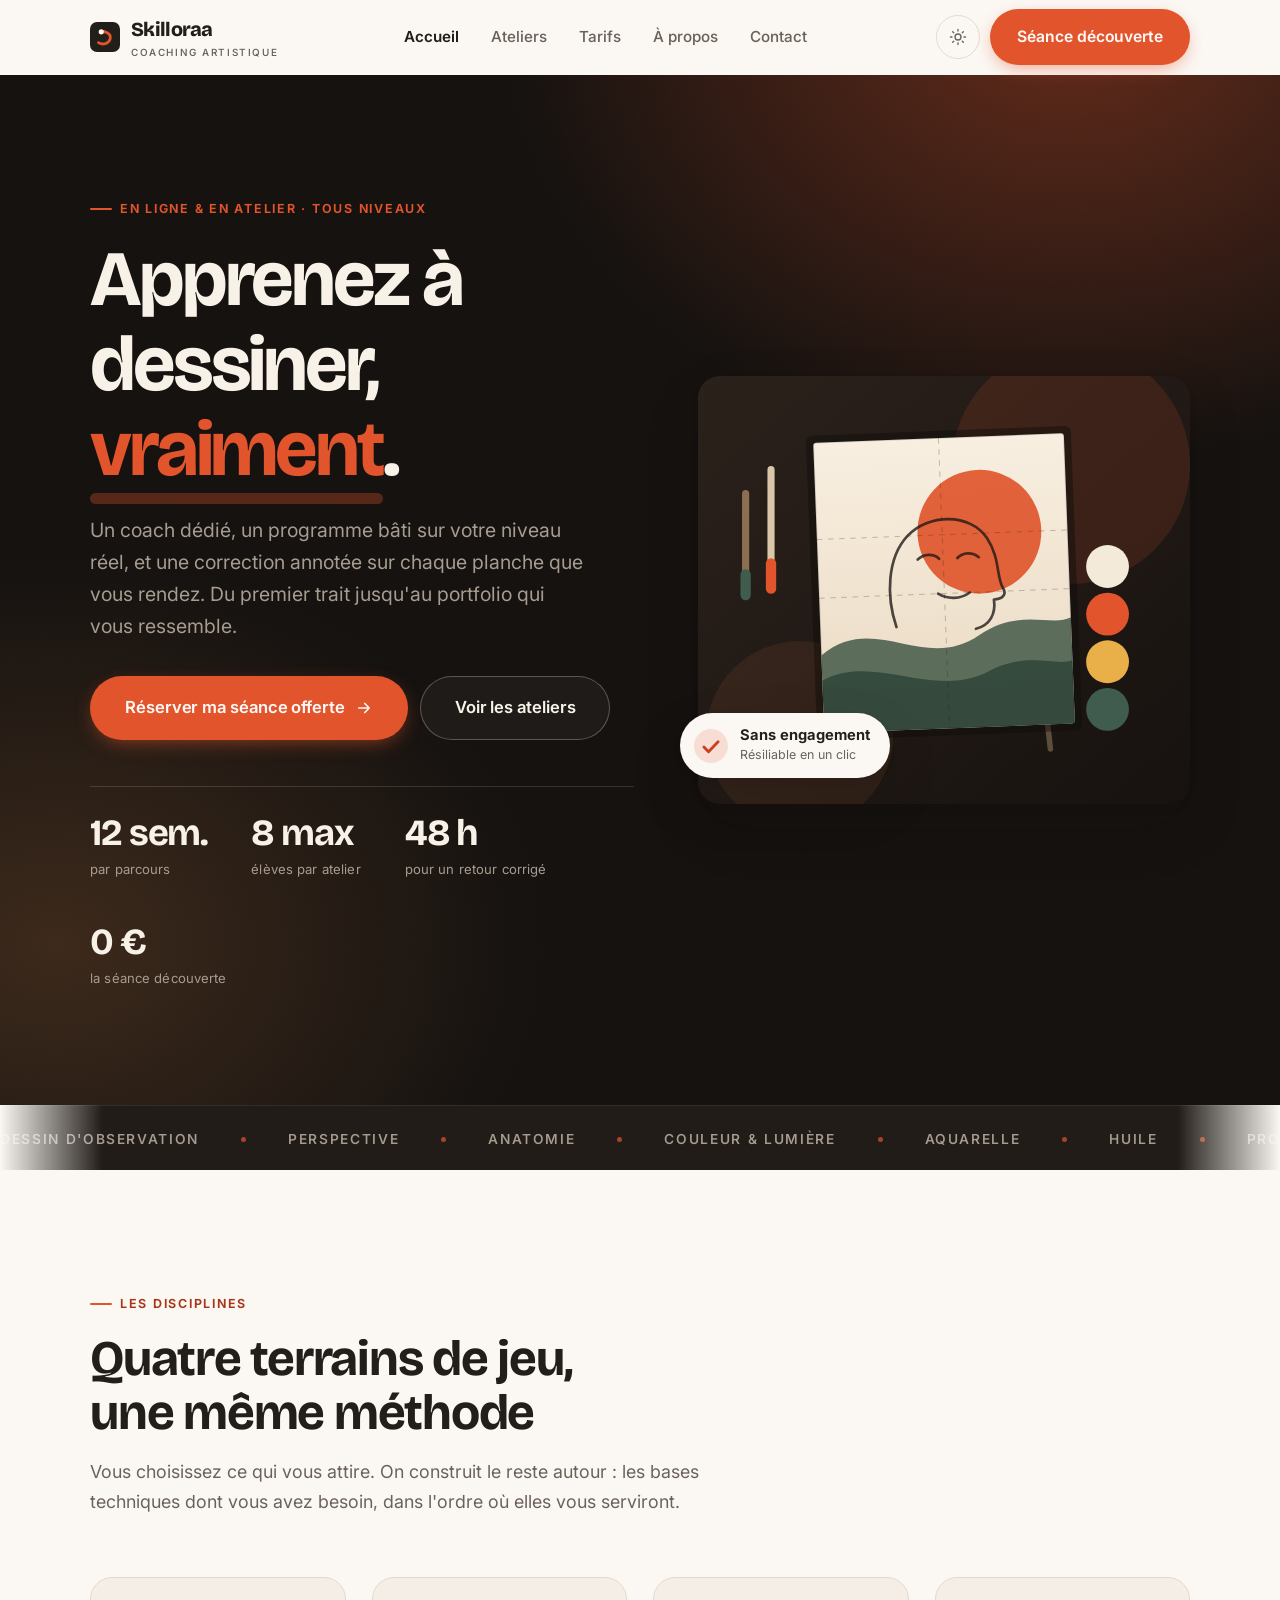
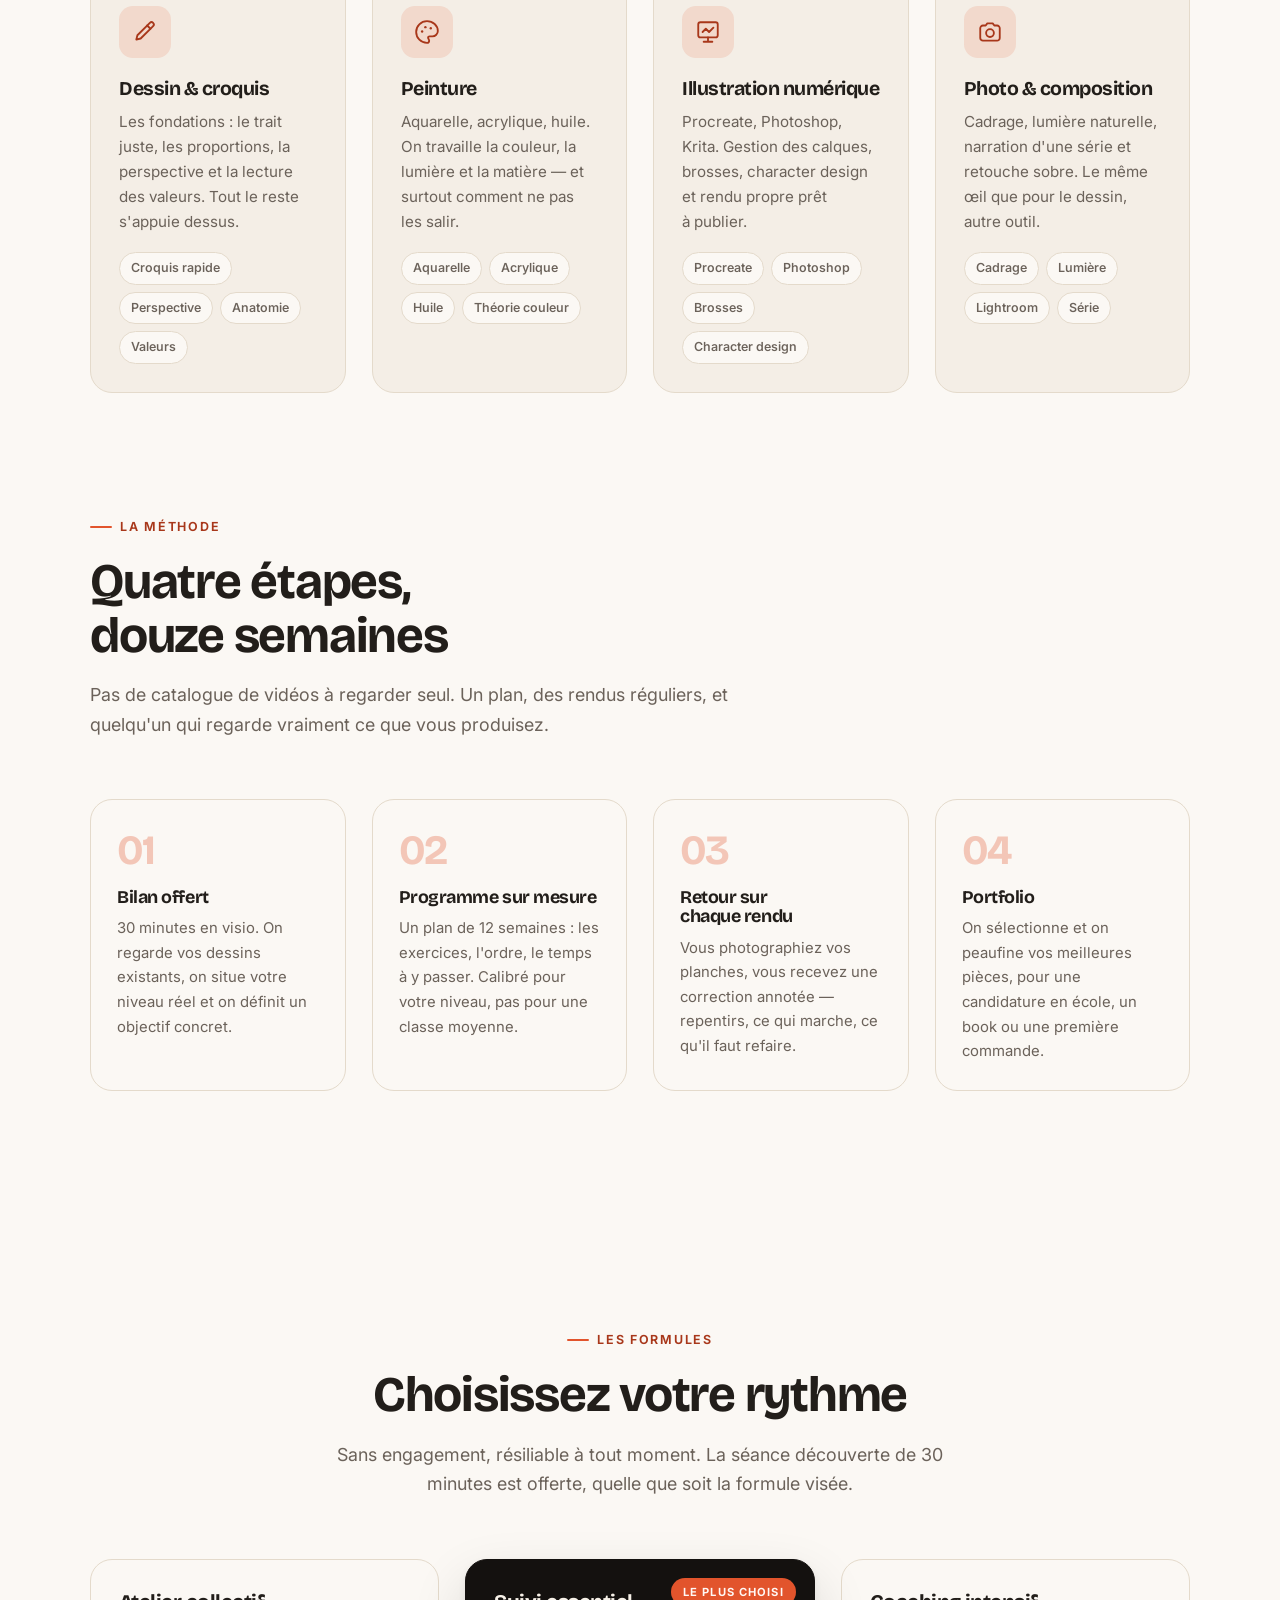
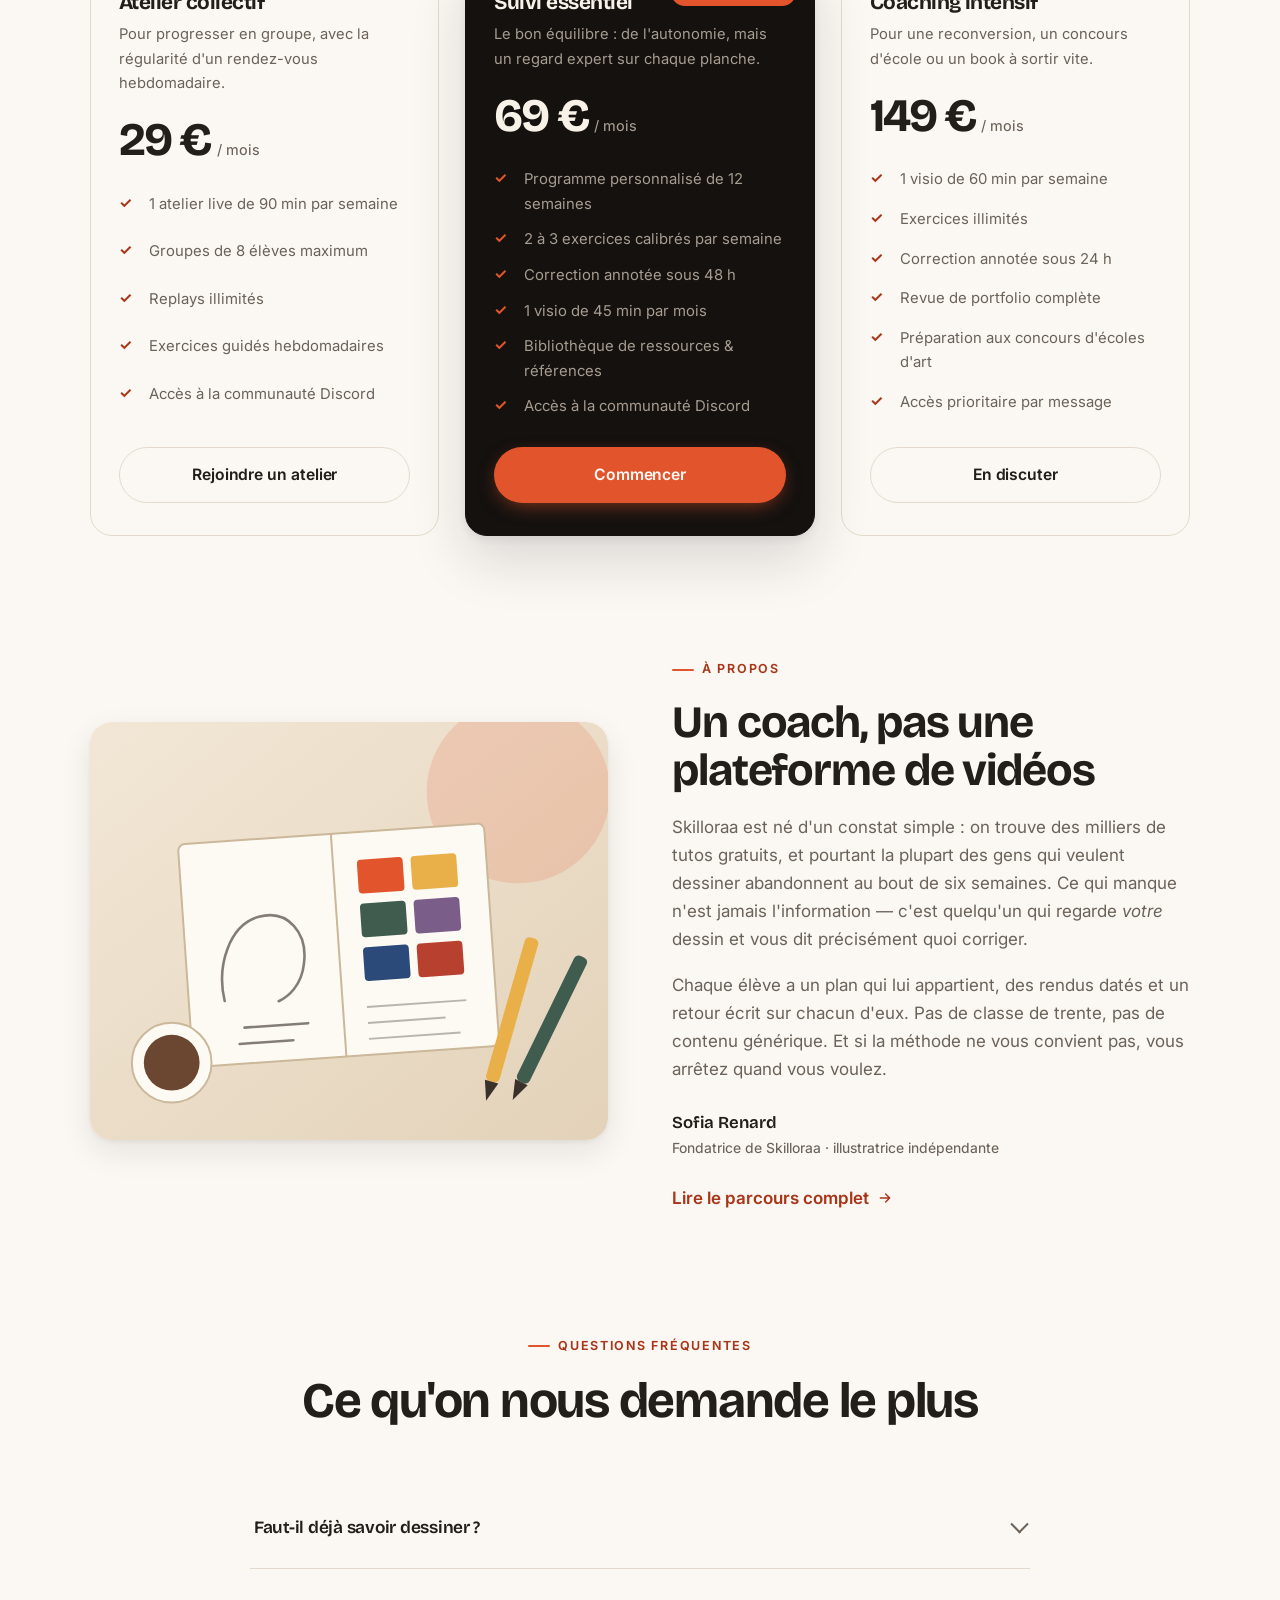
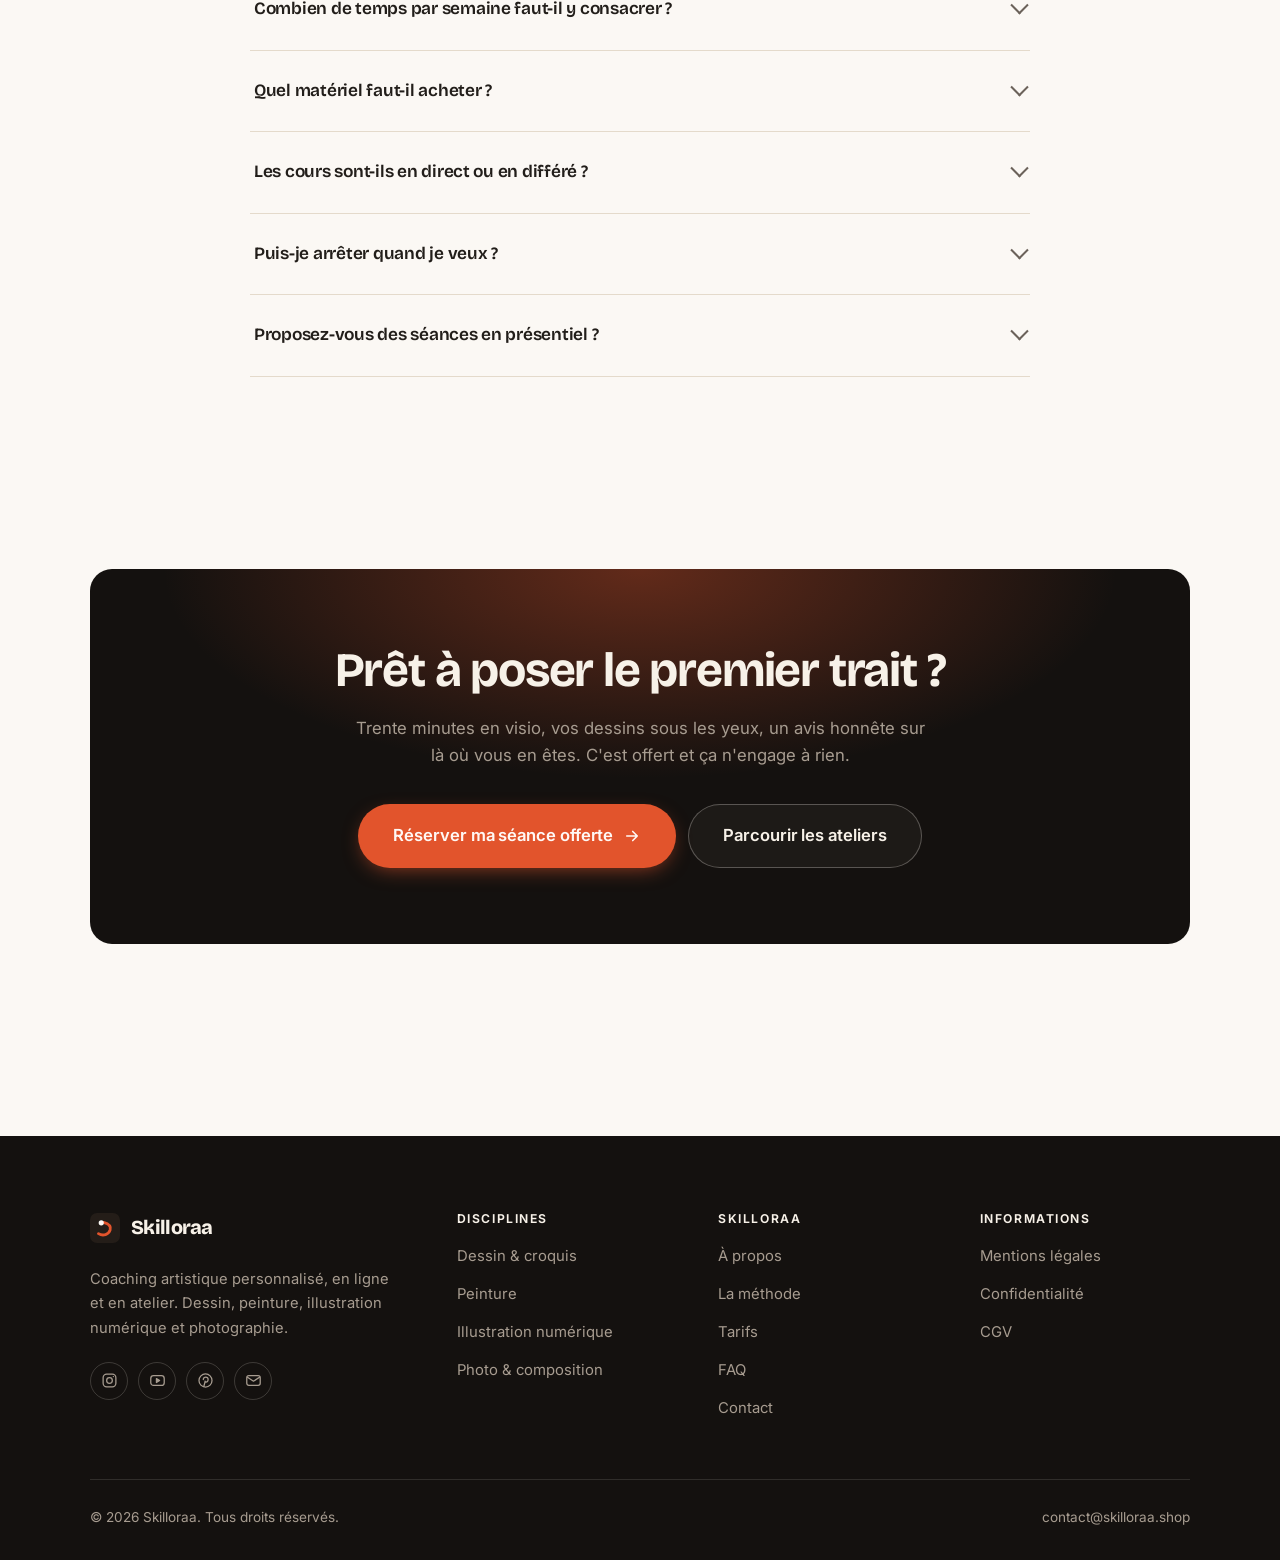
<file: index.html>
<!DOCTYPE html>
<html lang="fr" itemscope itemtype="https://schema.org/WebPage">
<head>
<meta charset="utf-8">
<meta name="viewport" content="width=device-width, initial-scale=1">
<title>Skilloraa — Coaching artistique : apprenez à dessiner, vraiment</title>
<meta name="description" content="Coaching artistique personnalisé en ligne et en atelier : dessin, peinture, illustration numérique et photographie. Un coach dédié, un programme sur mesure, un retour sur chaque rendu. Séance découverte offerte.">
<link rel="canonical" href="https://skilloraa.shop/">

<!-- Partage social -->
<meta property="og:type" content="website">
<meta property="og:url" content="https://skilloraa.shop/">
<meta property="og:site_name" content="Skilloraa">
<meta property="og:locale" content="fr_FR">
<meta property="og:title" content="Skilloraa — Coaching artistique">
<meta property="og:description" content="Dessin, peinture, illustration numérique. Un coach dédié et un programme bâti sur votre niveau. Séance découverte offerte.">
<meta name="twitter:card" content="summary_large_image">
<meta name="theme-color" content="#14110f">

<link rel="icon" href="assets/img/favicon.svg" type="image/svg+xml">

<link rel="preconnect" href="https://fonts.googleapis.com">
<link rel="preconnect" href="https://fonts.gstatic.com" crossorigin>
<link rel="stylesheet" href="https://fonts.googleapis.com/css2?family=Bricolage+Grotesque:opsz,wght@12..96,400..800&family=Inter:wght@400..700&display=swap">
<link rel="stylesheet" href="assets/css/style.css">

<!-- Applique le thème avant le premier rendu pour éviter le flash -->
<script>
(function(){try{var t=localStorage.getItem('skilloraa-theme');if(t){document.documentElement.setAttribute('data-theme',t);}}catch(e){}})();
</script>

<script type="application/ld+json">
{
  "@context": "https://schema.org",
  "@type": "LocalBusiness",
  "@id": "https://skilloraa.shop/#business",
  "name": "Skilloraa",
  "description": "Coaching artistique personnalisé : dessin, peinture, illustration numérique et photographie.",
  "url": "https://skilloraa.shop/",
  "email": "contact@skilloraa.shop",
  "priceRange": "29€ – 149€",
  "areaServed": "FR",
  "knowsLanguage": "fr"
}
</script>
</head>

<body>
<a class="skip-link" href="#main">Aller au contenu principal</a>

<!-- ====================================================== EN-TÊTE ====== -->
<header class="site-header">
  <nav class="wrap nav" aria-label="Navigation principale">
    <a class="brand" href="index.html">
      <svg class="brand__mark" viewBox="0 0 64 64" aria-hidden="true">
        <rect width="64" height="64" rx="15" fill="currentColor"/>
        <path d="M18 44c10 6 22 2 25-8 3-11-7-14-14-16" fill="none" stroke="#e2542c" stroke-width="6" stroke-linecap="round"/>
        <circle cx="24" cy="21" r="5.5" fill="#fbf8f4"/>
      </svg>
      <span>Skilloraa<span class="brand__sub">Coaching artistique</span></span>
    </a>

    <ul class="nav__links" id="nav-links">
      <li><a href="index.html" aria-current="page">Accueil</a></li>
      <li><a href="ateliers.html">Ateliers</a></li>
      <li><a href="index.html#tarifs">Tarifs</a></li>
      <li><a href="a-propos.html">À propos</a></li>
      <li><a href="contact.html">Contact</a></li>
      <li><a class="btn btn--primary" href="contact.html">Séance découverte</a></li>
    </ul>

    <div class="nav__cta">
      <button class="theme-toggle" type="button" aria-label="Passer en thème sombre">
        <svg class="icon-sun" viewBox="0 0 24 24" fill="none" stroke="currentColor" stroke-width="1.8" stroke-linecap="round" aria-hidden="true">
          <circle cx="12" cy="12" r="4"/><path d="M12 2v2m0 16v2M2 12h2m16 0h2M4.9 4.9l1.4 1.4m11.4 11.4 1.4 1.4M19.1 4.9l-1.4 1.4M6.3 17.7l-1.4 1.4"/>
        </svg>
        <svg class="icon-moon" viewBox="0 0 24 24" fill="none" stroke="currentColor" stroke-width="1.8" stroke-linecap="round" stroke-linejoin="round" aria-hidden="true">
          <path d="M21 12.8A9 9 0 1 1 11.2 3a7 7 0 0 0 9.8 9.8z"/>
        </svg>
      </button>
      <a class="btn btn--primary" href="contact.html">Séance découverte</a>
      <button class="nav__toggle" type="button" aria-expanded="false" aria-controls="nav-links" aria-label="Ouvrir le menu">
        <svg class="icon-open" viewBox="0 0 24 24" fill="none" stroke="currentColor" stroke-width="2" stroke-linecap="round" aria-hidden="true"><path d="M3 6h18M3 12h18M3 18h18"/></svg>
        <svg class="icon-close" viewBox="0 0 24 24" fill="none" stroke="currentColor" stroke-width="2" stroke-linecap="round" aria-hidden="true"><path d="M6 6l12 12M18 6L6 18"/></svg>
      </button>
    </div>
  </nav>
</header>

<main id="main">

<!-- ========================================================= HERO ====== -->
<section class="hero">
  <div class="wrap hero__inner">
    <div>
      <span class="eyebrow hero__eyebrow">En ligne &amp; en atelier · Tous niveaux</span>
      <h1>Apprenez à dessiner,<br><em>vraiment</em>.</h1>
      <p class="hero__lede">
        Un coach dédié, un programme bâti sur votre niveau réel, et une correction
        annotée sur chaque planche que vous rendez. Du premier trait jusqu'au
        portfolio qui vous ressemble.
      </p>

      <div class="hero__actions">
        <a class="btn btn--primary btn--lg" href="contact.html">
          Réserver ma séance offerte
          <svg viewBox="0 0 24 24" fill="none" stroke="currentColor" stroke-width="2.2" stroke-linecap="round" stroke-linejoin="round" aria-hidden="true"><path d="M5 12h14M13 6l6 6-6 6"/></svg>
        </a>
        <a class="btn btn--on-dark btn--lg" href="ateliers.html">Voir les ateliers</a>
      </div>

      <dl class="hero__proof">
        <div class="stat">
          <dd class="stat__num">12 sem.</dd>
          <dt class="stat__label">par parcours</dt>
        </div>
        <div class="stat">
          <dd class="stat__num">8 max</dd>
          <dt class="stat__label">élèves par atelier</dt>
        </div>
        <div class="stat">
          <dd class="stat__num">48 h</dd>
          <dt class="stat__label">pour un retour corrigé</dt>
        </div>
        <div class="stat">
          <dd class="stat__num">0 €</dd>
          <dt class="stat__label">la séance découverte</dt>
        </div>
      </dl>
    </div>

    <!-- Illustration : composition abstraite d'atelier -->
    <div class="hero__art">
      <svg viewBox="0 0 620 540" role="img" aria-label="Illustration d'atelier : une toile posée sur un chevalet, entourée de formes et de pastilles de couleur.">
        <defs>
          <linearGradient id="bg" x1="0" y1="0" x2="1" y2="1">
            <stop offset="0" stop-color="#2b211b"/><stop offset="1" stop-color="#171210"/>
          </linearGradient>
          <linearGradient id="canvas" x1="0" y1="0" x2="0" y2="1">
            <stop offset="0" stop-color="#fcf7ed"/><stop offset="1" stop-color="#ece0cc"/>
          </linearGradient>
          <clipPath id="cv"><rect x="0" y="0" width="316" height="366" rx="4"/></clipPath>
        </defs>

        <rect width="620" height="540" rx="22" fill="url(#bg)"/>

        <!-- Halo -->
        <circle cx="470" cy="112" r="150" fill="#e2542c" opacity=".14"/>
        <circle cx="128" cy="452" r="118" fill="#c97a42" opacity=".1"/>

        <!-- Chevalet -->
        <g stroke="#6b5744" stroke-width="7" stroke-linecap="round" opacity=".85">
          <path d="M176 470 L214 128"/>
          <path d="M444 470 L406 128"/>
          <path d="M196 356 H424"/>
        </g>

        <!-- Toile -->
        <g transform="translate(152 78) rotate(-2.2 158 183)">
          <rect x="-9" y="-9" width="334" height="384" rx="8" fill="#0f0c0a" opacity=".45"/>
          <rect width="316" height="366" rx="4" fill="url(#canvas)"/>

          <g clip-path="url(#cv)">
            <!-- Aplats -->
            <circle cx="205" cy="120" r="78" fill="#e2542c" opacity=".92"/>
            <path d="M0 268 C70 214 128 296 200 250 C252 217 292 244 316 232 V366 H0 Z" fill="#3f5c4e" opacity=".88"/>
            <path d="M0 300 C64 266 140 330 210 296 C260 272 296 294 316 286 V366 H0 Z" fill="#26433a" opacity=".9"/>
            <rect x="0" y="0" width="316" height="366" fill="#c97a42" opacity=".07"/>

            <!-- Étude de profil, au trait -->
            <g fill="none" stroke="#1d1815" stroke-width="3.4" stroke-linecap="round" stroke-linejoin="round" opacity=".78">
              <path d="M96 236 C84 196 88 148 114 122 C142 94 194 96 214 128 C230 154 224 178 232 192 C237 201 230 206 220 206 C222 224 214 238 196 242"/>
              <path d="M126 152 C134 145 146 145 153 152"/>
              <path d="M176 152 C183 145 195 145 203 152"/>
              <path d="M150 196 C162 204 178 204 190 196"/>
            </g>

            <!-- Traits de construction -->
            <g stroke="#1d1815" stroke-width="1.2" opacity=".25" stroke-dasharray="7 7">
              <path d="M0 122 H316"/><path d="M0 196 H316"/><path d="M158 0 V366"/>
            </g>
          </g>

          <rect width="316" height="366" rx="4" fill="none" stroke="#1d1815" stroke-opacity=".16" stroke-width="2"/>
        </g>

        <!-- Pastilles de couleur -->
        <g>
          <circle cx="516" cy="300" r="27" fill="#e2542c"/>
          <circle cx="516" cy="360" r="27" fill="#e9b04a"/>
          <circle cx="516" cy="420" r="27" fill="#3f5c4e"/>
          <circle cx="516" cy="240" r="27" fill="#f3ead9"/>
        </g>

        <!-- Pinceaux -->
        <g stroke-linecap="round">
          <path d="M92 118 L92 236" stroke="#d9c7a8" stroke-width="9"/>
          <path d="M92 236 L92 268" stroke="#e2542c" stroke-width="13"/>
          <path d="M60 148 L60 250" stroke="#8a6f52" stroke-width="9"/>
          <path d="M60 250 L60 276" stroke="#3f5c4e" stroke-width="13"/>
        </g>
      </svg>

      <div class="hero__badge">
        <svg viewBox="0 0 48 48" aria-hidden="true">
          <circle cx="24" cy="24" r="24" fill="#e2542c" opacity=".16"/>
          <path d="M14 25.5l6.5 6.5L34 18" fill="none" stroke="#c9421c" stroke-width="4" stroke-linecap="round" stroke-linejoin="round"/>
        </svg>
        <div>
          <b>Sans engagement</b>
          <span>Résiliable en un clic</span>
        </div>
      </div>
    </div>
  </div>
</section>

<!-- Bandeau défilant -->
<div class="marquee" aria-hidden="true">
  <div class="marquee__track">
    <span>Dessin d'observation</span><span>Perspective</span><span>Anatomie</span><span>Couleur &amp; lumière</span><span>Aquarelle</span><span>Huile</span><span>Procreate</span><span>Character design</span><span>Composition</span><span>Portfolio</span>
    <span>Dessin d'observation</span><span>Perspective</span><span>Anatomie</span><span>Couleur &amp; lumière</span><span>Aquarelle</span><span>Huile</span><span>Procreate</span><span>Character design</span><span>Composition</span><span>Portfolio</span>
  </div>
</div>

<!-- ================================================== DISCIPLINES ====== -->
<section class="section wrap" id="disciplines">
  <div class="section-head reveal">
    <span class="eyebrow">Les disciplines</span>
    <h2>Quatre terrains de jeu, une même méthode</h2>
    <p>
      Vous choisissez ce qui vous attire. On construit le reste autour : les bases
      techniques dont vous avez besoin, dans l'ordre où elles vous serviront.
    </p>
  </div>

  <div class="grid grid--4 reveal-group">
    <article class="card">
      <div class="card__icon">
        <svg viewBox="0 0 24 24" fill="none" stroke="currentColor" stroke-width="1.7" stroke-linecap="round" stroke-linejoin="round" aria-hidden="true">
          <path d="M16.5 3.5a2.1 2.1 0 0 1 3 3L8 18l-4 1 1-4z"/><path d="M14 6l3 3"/>
        </svg>
      </div>
      <h3>Dessin &amp; croquis</h3>
      <p>Les fondations : le trait juste, les proportions, la perspective et la lecture des valeurs. Tout le reste s'appuie dessus.</p>
      <ul class="card__list">
        <li>Croquis rapide</li><li>Perspective</li><li>Anatomie</li><li>Valeurs</li>
      </ul>
    </article>

    <article class="card">
      <div class="card__icon">
        <svg viewBox="0 0 24 24" fill="none" stroke="currentColor" stroke-width="1.7" stroke-linecap="round" stroke-linejoin="round" aria-hidden="true">
          <path d="M12 2a10 10 0 1 0 0 20c1.1 0 2-.9 2-2 0-1.4-1-1.7-1-2.7 0-.8.6-1.3 1.4-1.3H17a5 5 0 0 0 5-5c0-4.9-4.5-9-10-9z"/>
          <circle cx="7.5" cy="11.5" r="1.1" fill="currentColor" stroke="none"/><circle cx="10.5" cy="7.5" r="1.1" fill="currentColor" stroke="none"/><circle cx="15.5" cy="8.5" r="1.1" fill="currentColor" stroke="none"/>
        </svg>
      </div>
      <h3>Peinture</h3>
      <p>Aquarelle, acrylique, huile. On travaille la couleur, la lumière et la matière — et surtout comment ne pas les salir.</p>
      <ul class="card__list">
        <li>Aquarelle</li><li>Acrylique</li><li>Huile</li><li>Théorie couleur</li>
      </ul>
    </article>

    <article class="card">
      <div class="card__icon">
        <svg viewBox="0 0 24 24" fill="none" stroke="currentColor" stroke-width="1.7" stroke-linecap="round" stroke-linejoin="round" aria-hidden="true">
          <rect x="3" y="3" width="18" height="14" rx="2"/><path d="M8 21h8M12 17v4M7 12l3-3 3 3 4-4"/>
        </svg>
      </div>
      <h3>Illustration numérique</h3>
      <p>Procreate, Photoshop, Krita. Gestion des calques, brosses, character design et rendu propre prêt à publier.</p>
      <ul class="card__list">
        <li>Procreate</li><li>Photoshop</li><li>Brosses</li><li>Character design</li>
      </ul>
    </article>

    <article class="card">
      <div class="card__icon">
        <svg viewBox="0 0 24 24" fill="none" stroke="currentColor" stroke-width="1.7" stroke-linecap="round" stroke-linejoin="round" aria-hidden="true">
          <path d="M3 8.5A2.5 2.5 0 0 1 5.5 6H8l1.5-2h5L16 6h2.5A2.5 2.5 0 0 1 21 8.5v9A2.5 2.5 0 0 1 18.5 20h-13A2.5 2.5 0 0 1 3 17.5z"/><circle cx="12" cy="13" r="3.6"/>
        </svg>
      </div>
      <h3>Photo &amp; composition</h3>
      <p>Cadrage, lumière naturelle, narration d'une série et retouche sobre. Le même œil que pour le dessin, autre outil.</p>
      <ul class="card__list">
        <li>Cadrage</li><li>Lumière</li><li>Lightroom</li><li>Série</li>
      </ul>
    </article>
  </div>
</section>

<!-- ====================================================== MÉTHODE ====== -->
<section class="section wrap" id="methode" style="padding-top:0">
  <div class="section-head reveal">
    <span class="eyebrow">La méthode</span>
    <h2>Quatre étapes, douze semaines</h2>
    <p>
      Pas de catalogue de vidéos à regarder seul. Un plan, des rendus réguliers,
      et quelqu'un qui regarde vraiment ce que vous produisez.
    </p>
  </div>

  <div class="grid grid--4 steps reveal-group">
    <article class="step">
      <h3>Bilan offert</h3>
      <p>30 minutes en visio. On regarde vos dessins existants, on situe votre niveau réel et on définit un objectif concret.</p>
    </article>
    <article class="step">
      <h3>Programme sur mesure</h3>
      <p>Un plan de 12 semaines : les exercices, l'ordre, le temps à y passer. Calibré pour votre niveau, pas pour une classe moyenne.</p>
    </article>
    <article class="step">
      <h3>Retour sur chaque rendu</h3>
      <p>Vous photographiez vos planches, vous recevez une correction annotée — repentirs, ce qui marche, ce qu'il faut refaire.</p>
    </article>
    <article class="step">
      <h3>Portfolio</h3>
      <p>On sélectionne et on peaufine vos meilleures pièces, pour une candidature en école, un book ou une première commande.</p>
    </article>
  </div>
</section>

<!-- ======================================================= TARIFS ====== -->
<section class="section wrap" id="tarifs">
  <div class="section-head section-head--center reveal">
    <span class="eyebrow">Les formules</span>
    <h2>Choisissez votre rythme</h2>
    <p>Sans engagement, résiliable à tout moment. La séance découverte de 30 minutes est offerte, quelle que soit la formule visée.</p>
  </div>

  <div class="grid grid--3 plans reveal-group">
    <article class="plan">
      <h3>Atelier collectif</h3>
      <p class="plan__desc">Pour progresser en groupe, avec la régularité d'un rendez-vous hebdomadaire.</p>
      <p class="plan__price">29 €<span class="plan__period">/ mois</span></p>
      <ul class="plan__features">
        <li>1 atelier live de 90 min par semaine</li>
        <li>Groupes de 8 élèves maximum</li>
        <li>Replays illimités</li>
        <li>Exercices guidés hebdomadaires</li>
        <li>Accès à la communauté Discord</li>
      </ul>
      <a class="btn btn--ghost btn--block" href="contact.html">Rejoindre un atelier</a>
    </article>

    <article class="plan plan--featured">
      <span class="plan__tag">Le plus choisi</span>
      <h3>Suivi essentiel</h3>
      <p class="plan__desc">Le bon équilibre : de l'autonomie, mais un regard expert sur chaque planche.</p>
      <p class="plan__price">69 €<span class="plan__period">/ mois</span></p>
      <ul class="plan__features">
        <li>Programme personnalisé de 12 semaines</li>
        <li>2 à 3 exercices calibrés par semaine</li>
        <li>Correction annotée sous 48 h</li>
        <li>1 visio de 45 min par mois</li>
        <li>Bibliothèque de ressources &amp; références</li>
        <li>Accès à la communauté Discord</li>
      </ul>
      <a class="btn btn--primary btn--block" href="contact.html">Commencer</a>
    </article>

    <article class="plan">
      <h3>Coaching intensif</h3>
      <p class="plan__desc">Pour une reconversion, un concours d'école ou un book à sortir vite.</p>
      <p class="plan__price">149 €<span class="plan__period">/ mois</span></p>
      <ul class="plan__features">
        <li>1 visio de 60 min par semaine</li>
        <li>Exercices illimités</li>
        <li>Correction annotée sous 24 h</li>
        <li>Revue de portfolio complète</li>
        <li>Préparation aux concours d'écoles d'art</li>
        <li>Accès prioritaire par message</li>
      </ul>
      <a class="btn btn--ghost btn--block" href="contact.html">En discuter</a>
    </article>
  </div>
</section>

<!-- ================================================= TÉMOIGNAGES ====== -->
<!--
  SECTION DÉSACTIVÉE — Les trois témoignages ci-dessous sont des exemples de
  mise en page, pas de vrais avis. Pour réactiver la section : remplacez les
  textes, noms et formules par de vrais avis d'élèves (avec leur accord), puis
  supprimez les deux lignes « DÉBUT/FIN COMMENTAIRE » qui l'encadrent.
-->
<!-- DÉBUT COMMENTAIRE
<section class="section wrap" id="temoignages" style="padding-top:0">
  <div class="section-head reveal">
    <span class="eyebrow">Ils sont passés par là</span>
    <h2>Ce qu'en disent les élèves</h2>
  </div>

  <div class="grid grid--3 reveal-group">
    <figure class="quote">
      <div class="quote__stars" role="img" aria-label="5 étoiles sur 5">
        <svg viewBox="0 0 24 24" fill="currentColor" aria-hidden="true"><path d="M12 2l3 6.3 6.9 1-5 4.9 1.2 6.8L12 17.8 5.9 21l1.2-6.8-5-4.9 6.9-1z"/></svg>
        <svg viewBox="0 0 24 24" fill="currentColor" aria-hidden="true"><path d="M12 2l3 6.3 6.9 1-5 4.9 1.2 6.8L12 17.8 5.9 21l1.2-6.8-5-4.9 6.9-1z"/></svg>
        <svg viewBox="0 0 24 24" fill="currentColor" aria-hidden="true"><path d="M12 2l3 6.3 6.9 1-5 4.9 1.2 6.8L12 17.8 5.9 21l1.2-6.8-5-4.9 6.9-1z"/></svg>
        <svg viewBox="0 0 24 24" fill="currentColor" aria-hidden="true"><path d="M12 2l3 6.3 6.9 1-5 4.9 1.2 6.8L12 17.8 5.9 21l1.2-6.8-5-4.9 6.9-1z"/></svg>
        <svg viewBox="0 0 24 24" fill="currentColor" aria-hidden="true"><path d="M12 2l3 6.3 6.9 1-5 4.9 1.2 6.8L12 17.8 5.9 21l1.2-6.8-5-4.9 6.9-1z"/></svg>
      </div>
      <blockquote>« Je dessinais depuis dix ans sans vraiment progresser. En trois mois de retours annotés, j'ai enfin compris ce qui clochait dans mes proportions. »</blockquote>
      <figcaption>
        <span class="avatar" aria-hidden="true">CR</span>
        <div><b>Camille R.</b><span>Suivi essentiel · 4 mois</span></div>
      </figcaption>
    </figure>

    <figure class="quote">
      <div class="quote__stars" role="img" aria-label="5 étoiles sur 5">
        <svg viewBox="0 0 24 24" fill="currentColor" aria-hidden="true"><path d="M12 2l3 6.3 6.9 1-5 4.9 1.2 6.8L12 17.8 5.9 21l1.2-6.8-5-4.9 6.9-1z"/></svg>
        <svg viewBox="0 0 24 24" fill="currentColor" aria-hidden="true"><path d="M12 2l3 6.3 6.9 1-5 4.9 1.2 6.8L12 17.8 5.9 21l1.2-6.8-5-4.9 6.9-1z"/></svg>
        <svg viewBox="0 0 24 24" fill="currentColor" aria-hidden="true"><path d="M12 2l3 6.3 6.9 1-5 4.9 1.2 6.8L12 17.8 5.9 21l1.2-6.8-5-4.9 6.9-1z"/></svg>
        <svg viewBox="0 0 24 24" fill="currentColor" aria-hidden="true"><path d="M12 2l3 6.3 6.9 1-5 4.9 1.2 6.8L12 17.8 5.9 21l1.2-6.8-5-4.9 6.9-1z"/></svg>
        <svg viewBox="0 0 24 24" fill="currentColor" aria-hidden="true"><path d="M12 2l3 6.3 6.9 1-5 4.9 1.2 6.8L12 17.8 5.9 21l1.2-6.8-5-4.9 6.9-1z"/></svg>
      </div>
      <blockquote>« Le module portfolio m'a servi à décrocher mon premier contrat d'illustration jeunesse. Le plan était clair du premier au dernier jour. »</blockquote>
      <figcaption>
        <span class="avatar" aria-hidden="true">YB</span>
        <div><b>Yanis B.</b><span>Coaching intensif · 6 mois</span></div>
      </figcaption>
    </figure>

    <figure class="quote">
      <div class="quote__stars" role="img" aria-label="5 étoiles sur 5">
        <svg viewBox="0 0 24 24" fill="currentColor" aria-hidden="true"><path d="M12 2l3 6.3 6.9 1-5 4.9 1.2 6.8L12 17.8 5.9 21l1.2-6.8-5-4.9 6.9-1z"/></svg>
        <svg viewBox="0 0 24 24" fill="currentColor" aria-hidden="true"><path d="M12 2l3 6.3 6.9 1-5 4.9 1.2 6.8L12 17.8 5.9 21l1.2-6.8-5-4.9 6.9-1z"/></svg>
        <svg viewBox="0 0 24 24" fill="currentColor" aria-hidden="true"><path d="M12 2l3 6.3 6.9 1-5 4.9 1.2 6.8L12 17.8 5.9 21l1.2-6.8-5-4.9 6.9-1z"/></svg>
        <svg viewBox="0 0 24 24" fill="currentColor" aria-hidden="true"><path d="M12 2l3 6.3 6.9 1-5 4.9 1.2 6.8L12 17.8 5.9 21l1.2-6.8-5-4.9 6.9-1z"/></svg>
        <svg viewBox="0 0 24 24" fill="currentColor" aria-hidden="true"><path d="M12 2l3 6.3 6.9 1-5 4.9 1.2 6.8L12 17.8 5.9 21l1.2-6.8-5-4.9 6.9-1z"/></svg>
      </div>
      <blockquote>« Zéro base au départ, et surtout zéro régularité. Les ateliers collectifs m'ont donné le rendez-vous hebdomadaire que je n'arrivais pas à tenir seule. »</blockquote>
      <figcaption>
        <span class="avatar" aria-hidden="true">LM</span>
        <div><b>Léa M.</b><span>Atelier collectif · 8 mois</span></div>
      </figcaption>
    </figure>
  </div>
</section>
FIN COMMENTAIRE -->

<!-- ===================================================== À PROPOS ====== -->
<section class="section wrap" style="padding-top:0">
  <div class="split reveal">
    <div class="split__art">
      <svg viewBox="0 0 520 420" role="img" aria-label="Atelier : une table de travail vue de dessus avec carnets, crayons et nuancier.">
        <defs>
          <linearGradient id="ab" x1="0" y1="0" x2="1" y2="1">
            <stop offset="0" stop-color="#f2e7d6"/><stop offset="1" stop-color="#e3d2b9"/>
          </linearGradient>
        </defs>
        <rect width="520" height="420" rx="20" fill="url(#ab)"/>
        <circle cx="430" cy="70" r="92" fill="#e2542c" opacity=".16"/>

        <!-- Carnet ouvert -->
        <g transform="rotate(-4 250 230)">
          <rect x="96" y="112" width="308" height="224" rx="7" fill="#fdfaf3" stroke="#cbb79a" stroke-width="2"/>
          <path d="M250 112 V336" stroke="#cbb79a" stroke-width="2"/>
          <!-- Croquis gauche -->
          <g fill="none" stroke="#3a322a" stroke-width="2.6" stroke-linecap="round" opacity=".62">
            <path d="M132 272 C126 236 142 196 172 190 C202 184 220 210 214 240 C210 262 196 272 186 276"/>
            <path d="M150 300 H214"/><path d="M144 316 H198"/>
          </g>
          <!-- Nuancier droit -->
          <g>
            <rect x="274" y="140" width="46" height="34" rx="4" fill="#e2542c"/>
            <rect x="328" y="140" width="46" height="34" rx="4" fill="#e9b04a"/>
            <rect x="274" y="184" width="46" height="34" rx="4" fill="#3f5c4e"/>
            <rect x="328" y="184" width="46" height="34" rx="4" fill="#7a5d88"/>
            <rect x="274" y="228" width="46" height="34" rx="4" fill="#2b4a7a"/>
            <rect x="328" y="228" width="46" height="34" rx="4" fill="#b8402f"/>
          </g>
          <g stroke="#3a322a" stroke-width="2" opacity=".35">
            <path d="M274 288 H374"/><path d="M274 304 H352"/><path d="M274 320 H366"/>
          </g>
        </g>

        <!-- Crayons -->
        <g transform="rotate(16 430 300)">
          <rect x="414" y="216" width="14" height="150" rx="5" fill="#e9b04a"/>
          <path d="M414 366 h14 l-7 20z" fill="#3a322a"/>
        </g>
        <g transform="rotate(26 462 300)">
          <rect x="456" y="228" width="14" height="140" rx="5" fill="#3f5c4e"/>
          <path d="M456 368 h14 l-7 20z" fill="#3a322a"/>
        </g>

        <!-- Tasse -->
        <g transform="translate(40 300)">
          <circle cx="42" cy="42" r="40" fill="#fdfaf3" stroke="#cbb79a" stroke-width="2"/>
          <circle cx="42" cy="42" r="28" fill="#6b4630"/>
        </g>
      </svg>
    </div>

    <div>
      <span class="eyebrow">À propos</span>
      <h2>Un coach, pas une plateforme de vidéos</h2>
      <p>
        Skilloraa est né d'un constat simple : on trouve des milliers de tutos
        gratuits, et pourtant la plupart des gens qui veulent dessiner abandonnent
        au bout de six semaines. Ce qui manque n'est jamais l'information — c'est
        quelqu'un qui regarde <em>votre</em> dessin et vous dit précisément quoi
        corriger.
      </p>
      <p>
        Chaque élève a un plan qui lui appartient, des rendus datés et un retour
        écrit sur chacun d'eux. Pas de classe de trente, pas de contenu générique.
        Et si la méthode ne vous convient pas, vous arrêtez quand vous voulez.
      </p>
      <!-- PLACEHOLDER : remplacez par votre nom et votre parcours (voir aussi a-propos.html) -->
      <p class="signature">
        Sofia Renard
        <span>Fondatrice de Skilloraa · illustratrice indépendante</span>
      </p>
      <p style="margin-top:24px">
        <a class="arrow-link" href="a-propos.html">
          Lire le parcours complet
          <svg viewBox="0 0 24 24" fill="none" stroke="currentColor" stroke-width="2.2" stroke-linecap="round" stroke-linejoin="round" aria-hidden="true"><path d="M5 12h14M13 6l6 6-6 6"/></svg>
        </a>
      </p>
    </div>
  </div>
</section>

<!-- ========================================================== FAQ ====== -->
<section class="section wrap" id="faq" style="padding-top:0">
  <div class="section-head section-head--center reveal">
    <span class="eyebrow">Questions fréquentes</span>
    <h2>Ce qu'on nous demande le plus</h2>
  </div>

  <div class="faq reveal">
    <details>
      <summary>Faut-il déjà savoir dessiner ?</summary>
      <p>Non, et c'est même le cas de départ le plus fréquent. Près de la moitié des élèves n'avaient jamais tenu un crayon sérieusement avant de commencer. Le bilan initial sert justement à partir du bon endroit.</p>
    </details>
    <details>
      <summary>Combien de temps par semaine faut-il y consacrer ?</summary>
      <p>Comptez 3 à 5 heures pour la formule Suivi essentiel, 6 à 8 heures pour l'intensif. C'est la régularité qui compte, pas les sessions marathon : trente minutes tous les jours battent quatre heures le dimanche.</p>
    </details>
    <details>
      <summary>Quel matériel faut-il acheter ?</summary>
      <p>Pour démarrer : un crayon HB, une gomme mie de pain, un carnet de papier 120 g et un téléphone pour photographier vos planches. Environ 20 €. Le matériel spécifique (aquarelle, tablette) n'arrive qu'à partir de la sixième semaine, et seulement si votre parcours le demande.</p>
    </details>
    <details>
      <summary>Les cours sont-ils en direct ou en différé ?</summary>
      <p>Les deux. Les visios individuelles et les ateliers collectifs sont en direct, à un créneau choisi avec vous. Les exercices et les corrections écrites se font en différé, à votre rythme.</p>
    </details>
    <details>
      <summary>Puis-je arrêter quand je veux ?</summary>
      <p>Oui. Aucune formule n'a d'engagement de durée : vous résiliez en un clic depuis votre espace, et l'accès reste ouvert jusqu'à la fin du mois déjà payé.</p>
    </details>
    <details>
      <summary>Proposez-vous des séances en présentiel ?</summary>
      <p>Oui, sous forme d'ateliers ponctuels. Les places étant limitées, écrivez-nous pour connaître les prochaines dates et le lieu.</p>
    </details>
  </div>
</section>

<!-- =================================================== CTA FINALE ====== -->
<section class="wrap section--tight">
  <div class="cta-band reveal">
    <h2>Prêt à poser le premier trait ?</h2>
    <p>
      Trente minutes en visio, vos dessins sous les yeux, un avis honnête sur là où
      vous en êtes. C'est offert et ça n'engage à rien.
    </p>
    <div class="hero__actions">
      <a class="btn btn--primary btn--lg" href="contact.html">
        Réserver ma séance offerte
        <svg viewBox="0 0 24 24" fill="none" stroke="currentColor" stroke-width="2.2" stroke-linecap="round" stroke-linejoin="round" aria-hidden="true"><path d="M5 12h14M13 6l6 6-6 6"/></svg>
      </a>
      <a class="btn btn--on-dark btn--lg" href="ateliers.html">Parcourir les ateliers</a>
    </div>
  </div>
</section>

</main>

<!-- ==================================================== PIED DE PAGE === -->
<footer class="site-footer">
  <div class="wrap">
    <div class="footer__grid">
      <div class="footer__brand">
        <a class="brand" href="index.html">
          <svg class="brand__mark" viewBox="0 0 64 64" aria-hidden="true">
            <rect width="64" height="64" rx="15" fill="#241d18"/>
            <path d="M18 44c10 6 22 2 25-8 3-11-7-14-14-16" fill="none" stroke="#e2542c" stroke-width="6" stroke-linecap="round"/>
            <circle cx="24" cy="21" r="5.5" fill="#fbf8f4"/>
          </svg>
          <span>Skilloraa</span>
        </a>
        <p>Coaching artistique personnalisé, en ligne et en atelier. Dessin, peinture, illustration numérique et photographie.</p>
        <div class="socials">
          <a href="https://instagram.com/" aria-label="Instagram" rel="noopener me" target="_blank">
            <svg viewBox="0 0 24 24" fill="none" stroke="currentColor" stroke-width="1.8" aria-hidden="true"><rect x="3" y="3" width="18" height="18" rx="5"/><circle cx="12" cy="12" r="4"/><circle cx="17.5" cy="6.5" r="1" fill="currentColor" stroke="none"/></svg>
          </a>
          <a href="https://www.youtube.com/" aria-label="YouTube" rel="noopener me" target="_blank">
            <svg viewBox="0 0 24 24" fill="none" stroke="currentColor" stroke-width="1.8" stroke-linejoin="round" aria-hidden="true"><rect x="2.5" y="5" width="19" height="14" rx="4"/><path d="M10.5 9.2l4.5 2.8-4.5 2.8z" fill="currentColor"/></svg>
          </a>
          <a href="https://www.pinterest.com/" aria-label="Pinterest" rel="noopener me" target="_blank">
            <svg viewBox="0 0 24 24" fill="none" stroke="currentColor" stroke-width="1.8" stroke-linecap="round" aria-hidden="true"><circle cx="12" cy="12" r="9.2"/><path d="M9.6 20.5l2-7.4M8.9 10.6c0-1.9 1.5-3.4 3.5-3.4s3.3 1.3 3.3 3.2c0 2.3-1.3 4-3 4-.9 0-1.6-.7-1.4-1.6"/></svg>
          </a>
          <a href="mailto:contact@skilloraa.shop" aria-label="Nous écrire">
            <svg viewBox="0 0 24 24" fill="none" stroke="currentColor" stroke-width="1.8" stroke-linejoin="round" aria-hidden="true"><rect x="2.5" y="5" width="19" height="14" rx="3"/><path d="M3 7l9 6 9-6"/></svg>
          </a>
        </div>
      </div>

      <div class="footer__col">
        <h4>Disciplines</h4>
        <ul>
          <li><a href="ateliers.html#dessin">Dessin &amp; croquis</a></li>
          <li><a href="ateliers.html#peinture">Peinture</a></li>
          <li><a href="ateliers.html#numerique">Illustration numérique</a></li>
          <li><a href="ateliers.html#photo">Photo &amp; composition</a></li>
        </ul>
      </div>

      <div class="footer__col">
        <h4>Skilloraa</h4>
        <ul>
          <li><a href="a-propos.html">À propos</a></li>
          <li><a href="index.html#methode">La méthode</a></li>
          <li><a href="index.html#tarifs">Tarifs</a></li>
          <li><a href="index.html#faq">FAQ</a></li>
          <li><a href="contact.html">Contact</a></li>
        </ul>
      </div>

      <div class="footer__col">
        <h4>Informations</h4>
        <ul>
          <li><a href="mentions-legales.html">Mentions légales</a></li>
          <li><a href="mentions-legales.html#confidentialite">Confidentialité</a></li>
          <li><a href="mentions-legales.html#cgv">CGV</a></li>
        </ul>
      </div>
    </div>

    <div class="footer__bottom">
      <p>© <span data-year>2026</span> Skilloraa. Tous droits réservés.</p>
      <p><a href="mailto:contact@skilloraa.shop">contact@skilloraa.shop</a></p>
    </div>
  </div>
</footer>

<script src="assets/js/main.js" defer></script>
</body>
</html>
</file>
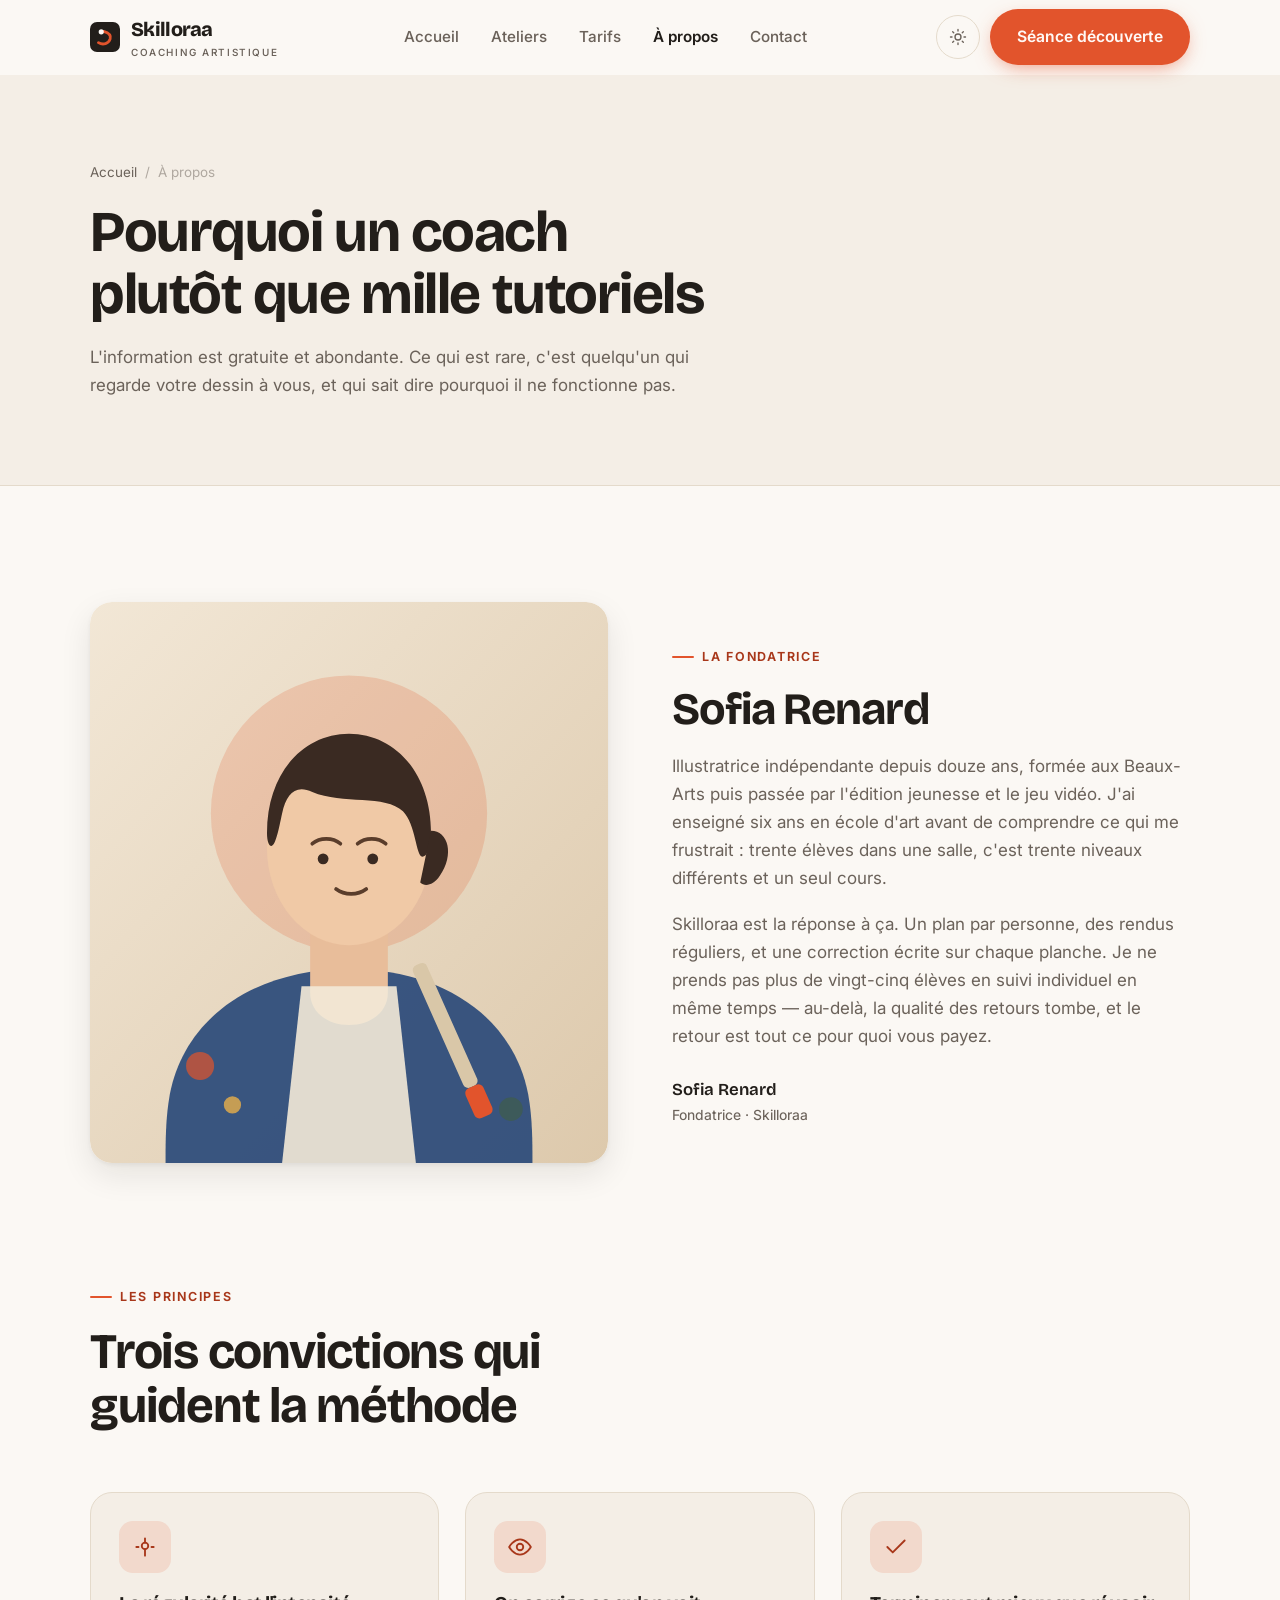
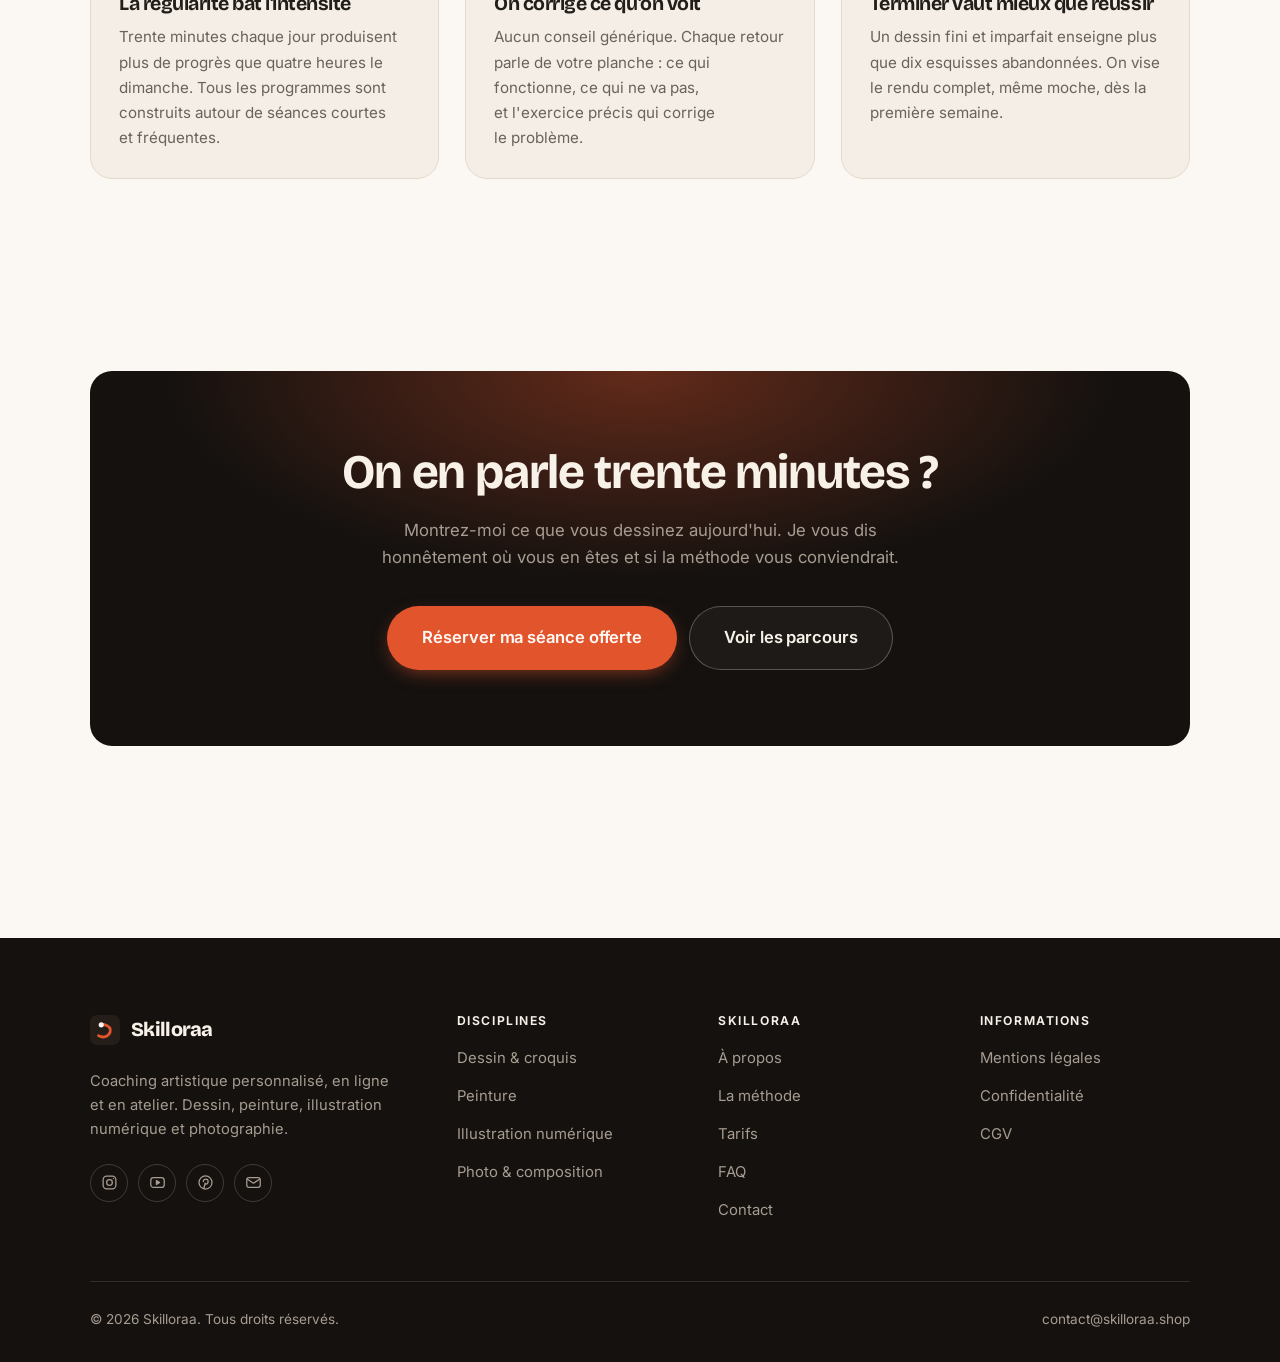
<file: a-propos.html>
<!DOCTYPE html>
<html lang="fr">
<head>
<meta charset="utf-8">
<meta name="viewport" content="width=device-width, initial-scale=1">
<title>À propos — Skilloraa</title>
<meta name="description" content="Qui est derrière Skilloraa, pourquoi le coaching artistique individuel fonctionne mieux que les tutoriels, et comment se déroule concrètement l'accompagnement.">
<link rel="canonical" href="https://skilloraa.shop/a-propos.html">

<meta property="og:type" content="profile">
<meta property="og:url" content="https://skilloraa.shop/a-propos.html">
<meta property="og:site_name" content="Skilloraa">
<meta property="og:locale" content="fr_FR">
<meta property="og:title" content="À propos — Skilloraa">
<meta property="og:description" content="Pourquoi un coach dédié vaut mieux que mille tutoriels.">
<meta name="theme-color" content="#14110f">

<link rel="icon" href="assets/img/favicon.svg" type="image/svg+xml">
<link rel="preconnect" href="https://fonts.googleapis.com">
<link rel="preconnect" href="https://fonts.gstatic.com" crossorigin>
<link rel="stylesheet" href="https://fonts.googleapis.com/css2?family=Bricolage+Grotesque:opsz,wght@12..96,400..800&family=Inter:wght@400..700&display=swap">
<link rel="stylesheet" href="assets/css/style.css">
<script>
(function(){try{var t=localStorage.getItem('skilloraa-theme');if(t){document.documentElement.setAttribute('data-theme',t);}}catch(e){}})();
</script>
</head>

<body>
<a class="skip-link" href="#main">Aller au contenu principal</a>

<header class="site-header">
  <nav class="wrap nav" aria-label="Navigation principale">
    <a class="brand" href="index.html">
      <svg class="brand__mark" viewBox="0 0 64 64" aria-hidden="true">
        <rect width="64" height="64" rx="15" fill="currentColor"/>
        <path d="M18 44c10 6 22 2 25-8 3-11-7-14-14-16" fill="none" stroke="#e2542c" stroke-width="6" stroke-linecap="round"/>
        <circle cx="24" cy="21" r="5.5" fill="#fbf8f4"/>
      </svg>
      <span>Skilloraa<span class="brand__sub">Coaching artistique</span></span>
    </a>
    <ul class="nav__links" id="nav-links">
      <li><a href="index.html">Accueil</a></li>
      <li><a href="ateliers.html">Ateliers</a></li>
      <li><a href="index.html#tarifs">Tarifs</a></li>
      <li><a href="a-propos.html" aria-current="page">À propos</a></li>
      <li><a href="contact.html">Contact</a></li>
      <li><a class="btn btn--primary" href="contact.html">Séance découverte</a></li>
    </ul>
    <div class="nav__cta">
      <button class="theme-toggle" type="button" aria-label="Passer en thème sombre">
        <svg class="icon-sun" viewBox="0 0 24 24" fill="none" stroke="currentColor" stroke-width="1.8" stroke-linecap="round" aria-hidden="true"><circle cx="12" cy="12" r="4"/><path d="M12 2v2m0 16v2M2 12h2m16 0h2M4.9 4.9l1.4 1.4m11.4 11.4 1.4 1.4M19.1 4.9l-1.4 1.4M6.3 17.7l-1.4 1.4"/></svg>
        <svg class="icon-moon" viewBox="0 0 24 24" fill="none" stroke="currentColor" stroke-width="1.8" stroke-linecap="round" stroke-linejoin="round" aria-hidden="true"><path d="M21 12.8A9 9 0 1 1 11.2 3a7 7 0 0 0 9.8 9.8z"/></svg>
      </button>
      <a class="btn btn--primary" href="contact.html">Séance découverte</a>
      <button class="nav__toggle" type="button" aria-expanded="false" aria-controls="nav-links" aria-label="Ouvrir le menu">
        <svg class="icon-open" viewBox="0 0 24 24" fill="none" stroke="currentColor" stroke-width="2" stroke-linecap="round" aria-hidden="true"><path d="M3 6h18M3 12h18M3 18h18"/></svg>
        <svg class="icon-close" viewBox="0 0 24 24" fill="none" stroke="currentColor" stroke-width="2" stroke-linecap="round" aria-hidden="true"><path d="M6 6l12 12M18 6L6 18"/></svg>
      </button>
    </div>
  </nav>
</header>

<main id="main">

<section class="page-head">
  <div class="wrap">
    <nav class="breadcrumb" aria-label="Fil d'Ariane">
      <a href="index.html">Accueil</a><span>/</span><span aria-current="page">À propos</span>
    </nav>
    <h1>Pourquoi un coach plutôt que mille tutoriels</h1>
    <p>
      L'information est gratuite et abondante. Ce qui est rare, c'est quelqu'un qui
      regarde votre dessin à vous, et qui sait dire pourquoi il ne fonctionne pas.
    </p>
  </div>
</section>

<section class="section wrap">
  <div class="split reveal">
    <div class="split__art">
      <!-- PLACEHOLDER : remplacez ce SVG par votre portrait (voir README.md) -->
      <svg viewBox="0 0 480 520" role="img" aria-label="Portrait stylisé d'une coach dans son atelier.">
        <defs>
          <linearGradient id="pb" x1="0" y1="0" x2="1" y2="1">
            <stop offset="0" stop-color="#f2e7d6"/><stop offset="1" stop-color="#ddc9ac"/>
          </linearGradient>
          <clipPath id="pc"><rect width="480" height="520" rx="20"/></clipPath>
        </defs>
        <g clip-path="url(#pc)">
          <rect width="480" height="520" fill="url(#pb)"/>
          <circle cx="240" cy="196" r="128" fill="#e2542c" opacity=".2"/>

          <!-- Silhouette -->
          <path d="M240 340c86 0 152 44 166 116 4 22 4 44 4 64H70c0-20 0-42 4-64 14-72 80-116 166-116z" fill="#2b4a7a" opacity=".92"/>
          <path d="M204 296h72v66c0 18-16 30-36 30s-36-12-36-30z" fill="#e8bd9a"/>
          <ellipse cx="240" cy="228" rx="76" ry="90" fill="#f0c9a6"/>
          <path d="M164 214c0-56 34-92 76-92s76 36 76 92c0 14-4 22-8 22-6 0-6-30-18-42-16-16-56-6-84-18-16-7-24 2-28 20-3 14-6 30-10 30-2 0-4-4-4-12z" fill="#3a2a22"/>
          <path d="M316 212c16 0 22 22 8 42-6 9-14 10-18 6z" fill="#3a2a22"/>

          <!-- Traits du visage -->
          <g fill="none" stroke="#5a3d2b" stroke-width="3.4" stroke-linecap="round">
            <path d="M206 224c7-6 19-6 26 0"/>
            <path d="M248 224c7-6 19-6 26 0"/>
            <path d="M228 266c8 6 20 6 28 0"/>
          </g>
          <circle cx="216" cy="238" r="5" fill="#3a2a22"/>
          <circle cx="262" cy="238" r="5" fill="#3a2a22"/>

          <!-- Tablier et pinceau -->
          <path d="M196 356h88l18 164H178z" fill="#f3ead9" opacity=".9"/>
          <g transform="rotate(-24 330 392)">
            <rect x="322" y="330" width="14" height="124" rx="5" fill="#d9c7a8"/>
            <rect x="320" y="454" width="18" height="30" rx="5" fill="#e2542c"/>
          </g>
          <!-- Éclaboussures -->
          <circle cx="102" cy="430" r="13" fill="#e2542c" opacity=".7"/>
          <circle cx="132" cy="466" r="8" fill="#e9b04a" opacity=".8"/>
          <circle cx="390" cy="470" r="11" fill="#3f5c4e" opacity=".75"/>
        </g>
      </svg>
    </div>

    <div>
      <span class="eyebrow">La fondatrice</span>
      <!-- PLACEHOLDER : « Sofia Renard » et le parcours ci-dessous sont des exemples.
           Remplacez-les par votre nom et votre vrai parcours avant la mise en ligne. -->
      <h2>Sofia Renard</h2>
      <p>
        Illustratrice indépendante depuis douze ans, formée aux Beaux-Arts puis
        passée par l'édition jeunesse et le jeu vidéo. J'ai enseigné six ans en
        école d'art avant de comprendre ce qui me frustrait : trente élèves dans
        une salle, c'est trente niveaux différents et un seul cours.
      </p>
      <p>
        Skilloraa est la réponse à ça. Un plan par personne, des rendus réguliers,
        et une correction écrite sur chaque planche. Je ne prends pas plus de
        vingt-cinq élèves en suivi individuel en même temps — au-delà, la qualité
        des retours tombe, et le retour est tout ce pour quoi vous payez.
      </p>
      <p class="signature">
        Sofia Renard
        <span>Fondatrice · Skilloraa</span>
      </p>
    </div>
  </div>
</section>

<section class="section wrap" style="padding-top:0">
  <div class="section-head reveal">
    <span class="eyebrow">Les principes</span>
    <h2>Trois convictions qui guident la méthode</h2>
  </div>

  <div class="grid grid--3 reveal-group">
    <article class="card">
      <div class="card__icon">
        <svg viewBox="0 0 24 24" fill="none" stroke="currentColor" stroke-width="1.7" stroke-linecap="round" stroke-linejoin="round" aria-hidden="true"><path d="M12 20v-6M12 8V4"/><circle cx="12" cy="11" r="3"/><path d="M4 12h2M18 12h2"/></svg>
      </div>
      <h3>La régularité bat l'intensité</h3>
      <p>Trente minutes chaque jour produisent plus de progrès que quatre heures le dimanche. Tous les programmes sont construits autour de séances courtes et fréquentes.</p>
    </article>

    <article class="card">
      <div class="card__icon">
        <svg viewBox="0 0 24 24" fill="none" stroke="currentColor" stroke-width="1.7" stroke-linecap="round" stroke-linejoin="round" aria-hidden="true"><path d="M2 12s4-7 10-7 10 7 10 7-4 7-10 7-10-7-10-7z"/><circle cx="12" cy="12" r="3"/></svg>
      </div>
      <h3>On corrige ce qu'on voit</h3>
      <p>Aucun conseil générique. Chaque retour parle de votre planche : ce qui fonctionne, ce qui ne va pas, et l'exercice précis qui corrige le problème.</p>
    </article>

    <article class="card">
      <div class="card__icon">
        <svg viewBox="0 0 24 24" fill="none" stroke="currentColor" stroke-width="1.7" stroke-linecap="round" stroke-linejoin="round" aria-hidden="true"><path d="M20 6L9 17l-5-5"/></svg>
      </div>
      <h3>Terminer vaut mieux que réussir</h3>
      <p>Un dessin fini et imparfait enseigne plus que dix esquisses abandonnées. On vise le rendu complet, même moche, dès la première semaine.</p>
    </article>
  </div>
</section>

<section class="wrap section--tight">
  <div class="cta-band reveal">
    <h2>On en parle trente minutes ?</h2>
    <p>Montrez-moi ce que vous dessinez aujourd'hui. Je vous dis honnêtement où vous en êtes et si la méthode vous conviendrait.</p>
    <div class="hero__actions">
      <a class="btn btn--primary btn--lg" href="contact.html">Réserver ma séance offerte</a>
      <a class="btn btn--on-dark btn--lg" href="ateliers.html">Voir les parcours</a>
    </div>
  </div>
</section>

</main>

<footer class="site-footer">
  <div class="wrap">
    <div class="footer__grid">
      <div class="footer__brand">
        <a class="brand" href="index.html">
          <svg class="brand__mark" viewBox="0 0 64 64" aria-hidden="true">
            <rect width="64" height="64" rx="15" fill="#241d18"/>
            <path d="M18 44c10 6 22 2 25-8 3-11-7-14-14-16" fill="none" stroke="#e2542c" stroke-width="6" stroke-linecap="round"/>
            <circle cx="24" cy="21" r="5.5" fill="#fbf8f4"/>
          </svg>
          <span>Skilloraa</span>
        </a>
        <p>Coaching artistique personnalisé, en ligne et en atelier. Dessin, peinture, illustration numérique et photographie.</p>
        <div class="socials">
          <a href="https://instagram.com/" aria-label="Instagram" rel="noopener me" target="_blank"><svg viewBox="0 0 24 24" fill="none" stroke="currentColor" stroke-width="1.8" aria-hidden="true"><rect x="3" y="3" width="18" height="18" rx="5"/><circle cx="12" cy="12" r="4"/><circle cx="17.5" cy="6.5" r="1" fill="currentColor" stroke="none"/></svg></a>
          <a href="https://www.youtube.com/" aria-label="YouTube" rel="noopener me" target="_blank"><svg viewBox="0 0 24 24" fill="none" stroke="currentColor" stroke-width="1.8" stroke-linejoin="round" aria-hidden="true"><rect x="2.5" y="5" width="19" height="14" rx="4"/><path d="M10.5 9.2l4.5 2.8-4.5 2.8z" fill="currentColor"/></svg></a>
          <a href="https://www.pinterest.com/" aria-label="Pinterest" rel="noopener me" target="_blank"><svg viewBox="0 0 24 24" fill="none" stroke="currentColor" stroke-width="1.8" stroke-linecap="round" aria-hidden="true"><circle cx="12" cy="12" r="9.2"/><path d="M9.6 20.5l2-7.4M8.9 10.6c0-1.9 1.5-3.4 3.5-3.4s3.3 1.3 3.3 3.2c0 2.3-1.3 4-3 4-.9 0-1.6-.7-1.4-1.6"/></svg></a>
          <a href="mailto:contact@skilloraa.shop" aria-label="Nous écrire"><svg viewBox="0 0 24 24" fill="none" stroke="currentColor" stroke-width="1.8" stroke-linejoin="round" aria-hidden="true"><rect x="2.5" y="5" width="19" height="14" rx="3"/><path d="M3 7l9 6 9-6"/></svg></a>
        </div>
      </div>
      <div class="footer__col">
        <h4>Disciplines</h4>
        <ul>
          <li><a href="ateliers.html#dessin">Dessin &amp; croquis</a></li>
          <li><a href="ateliers.html#peinture">Peinture</a></li>
          <li><a href="ateliers.html#numerique">Illustration numérique</a></li>
          <li><a href="ateliers.html#photo">Photo &amp; composition</a></li>
        </ul>
      </div>
      <div class="footer__col">
        <h4>Skilloraa</h4>
        <ul>
          <li><a href="a-propos.html">À propos</a></li>
          <li><a href="index.html#methode">La méthode</a></li>
          <li><a href="index.html#tarifs">Tarifs</a></li>
          <li><a href="index.html#faq">FAQ</a></li>
          <li><a href="contact.html">Contact</a></li>
        </ul>
      </div>
      <div class="footer__col">
        <h4>Informations</h4>
        <ul>
          <li><a href="mentions-legales.html">Mentions légales</a></li>
          <li><a href="mentions-legales.html#confidentialite">Confidentialité</a></li>
          <li><a href="mentions-legales.html#cgv">CGV</a></li>
        </ul>
      </div>
    </div>
    <div class="footer__bottom">
      <p>© <span data-year>2026</span> Skilloraa. Tous droits réservés.</p>
      <p><a href="mailto:contact@skilloraa.shop">contact@skilloraa.shop</a></p>
    </div>
  </div>
</footer>

<script src="assets/js/main.js" defer></script>
</body>
</html>
</file>
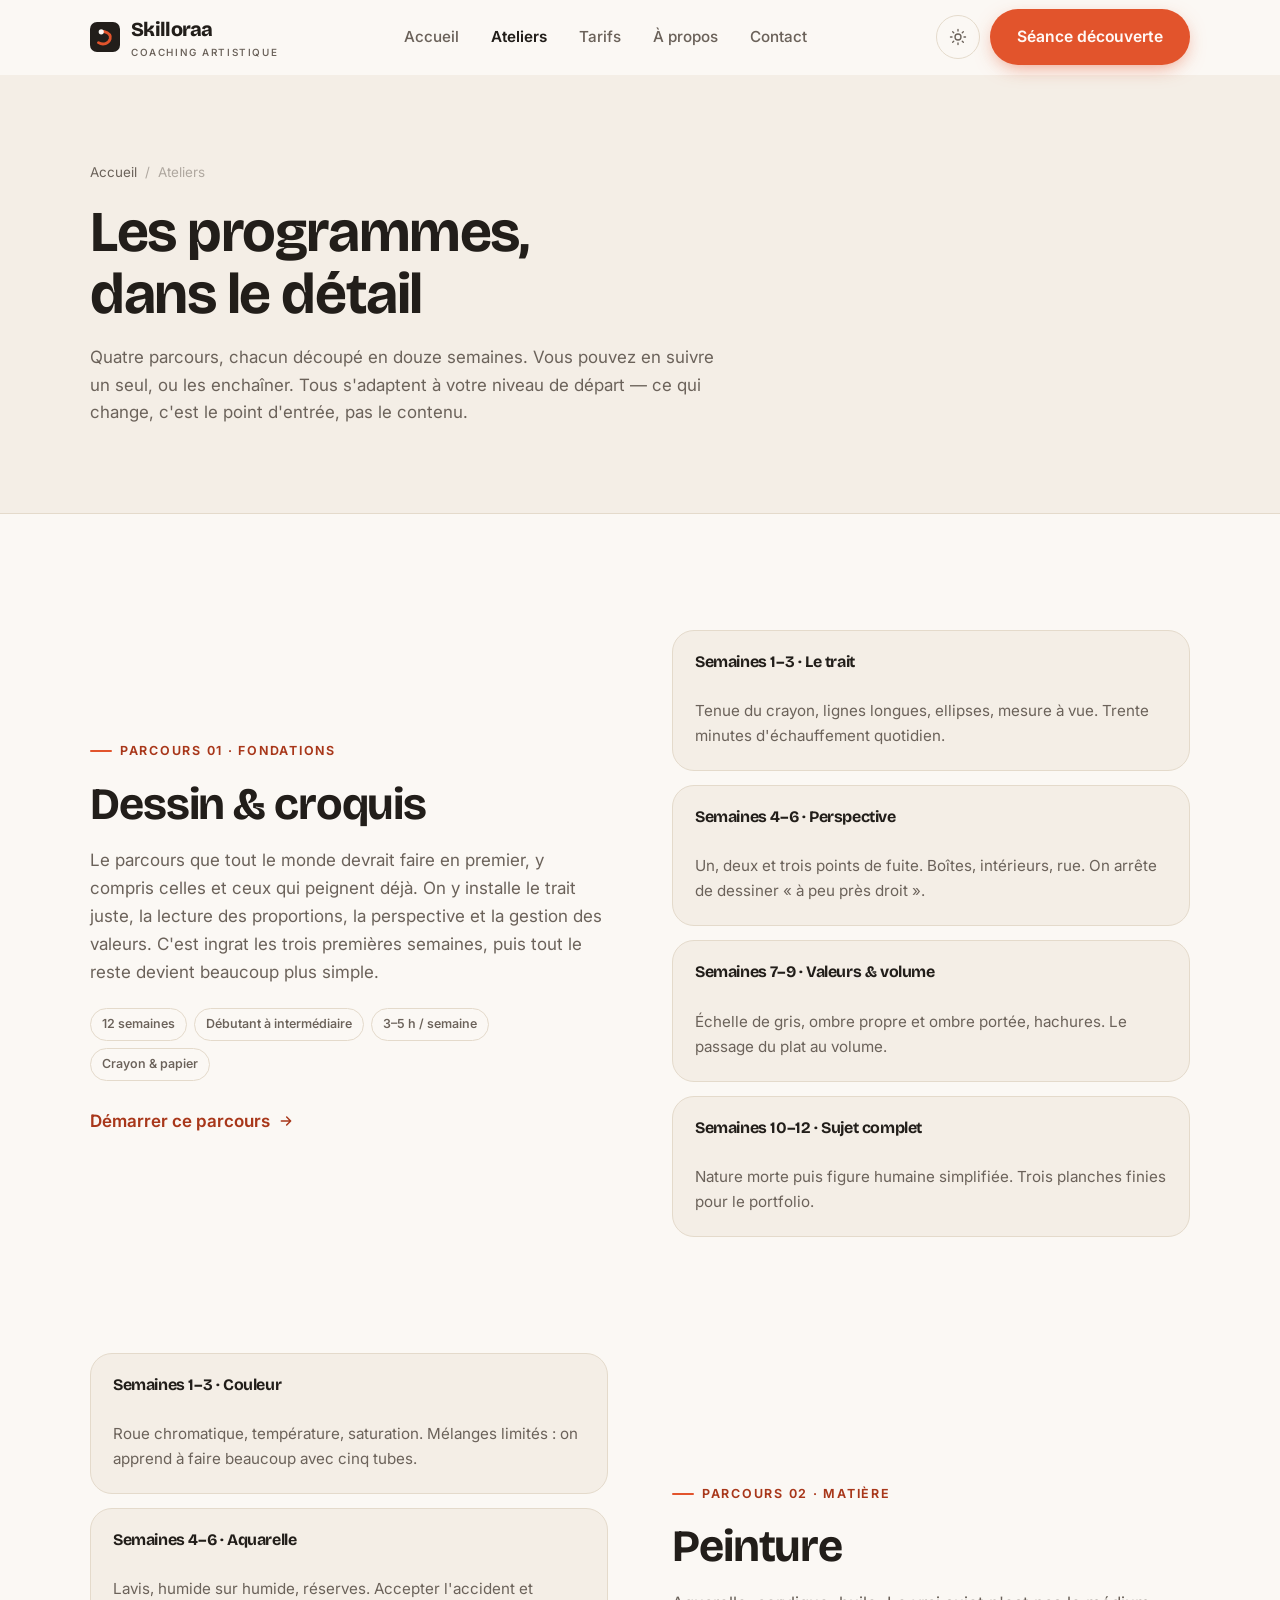
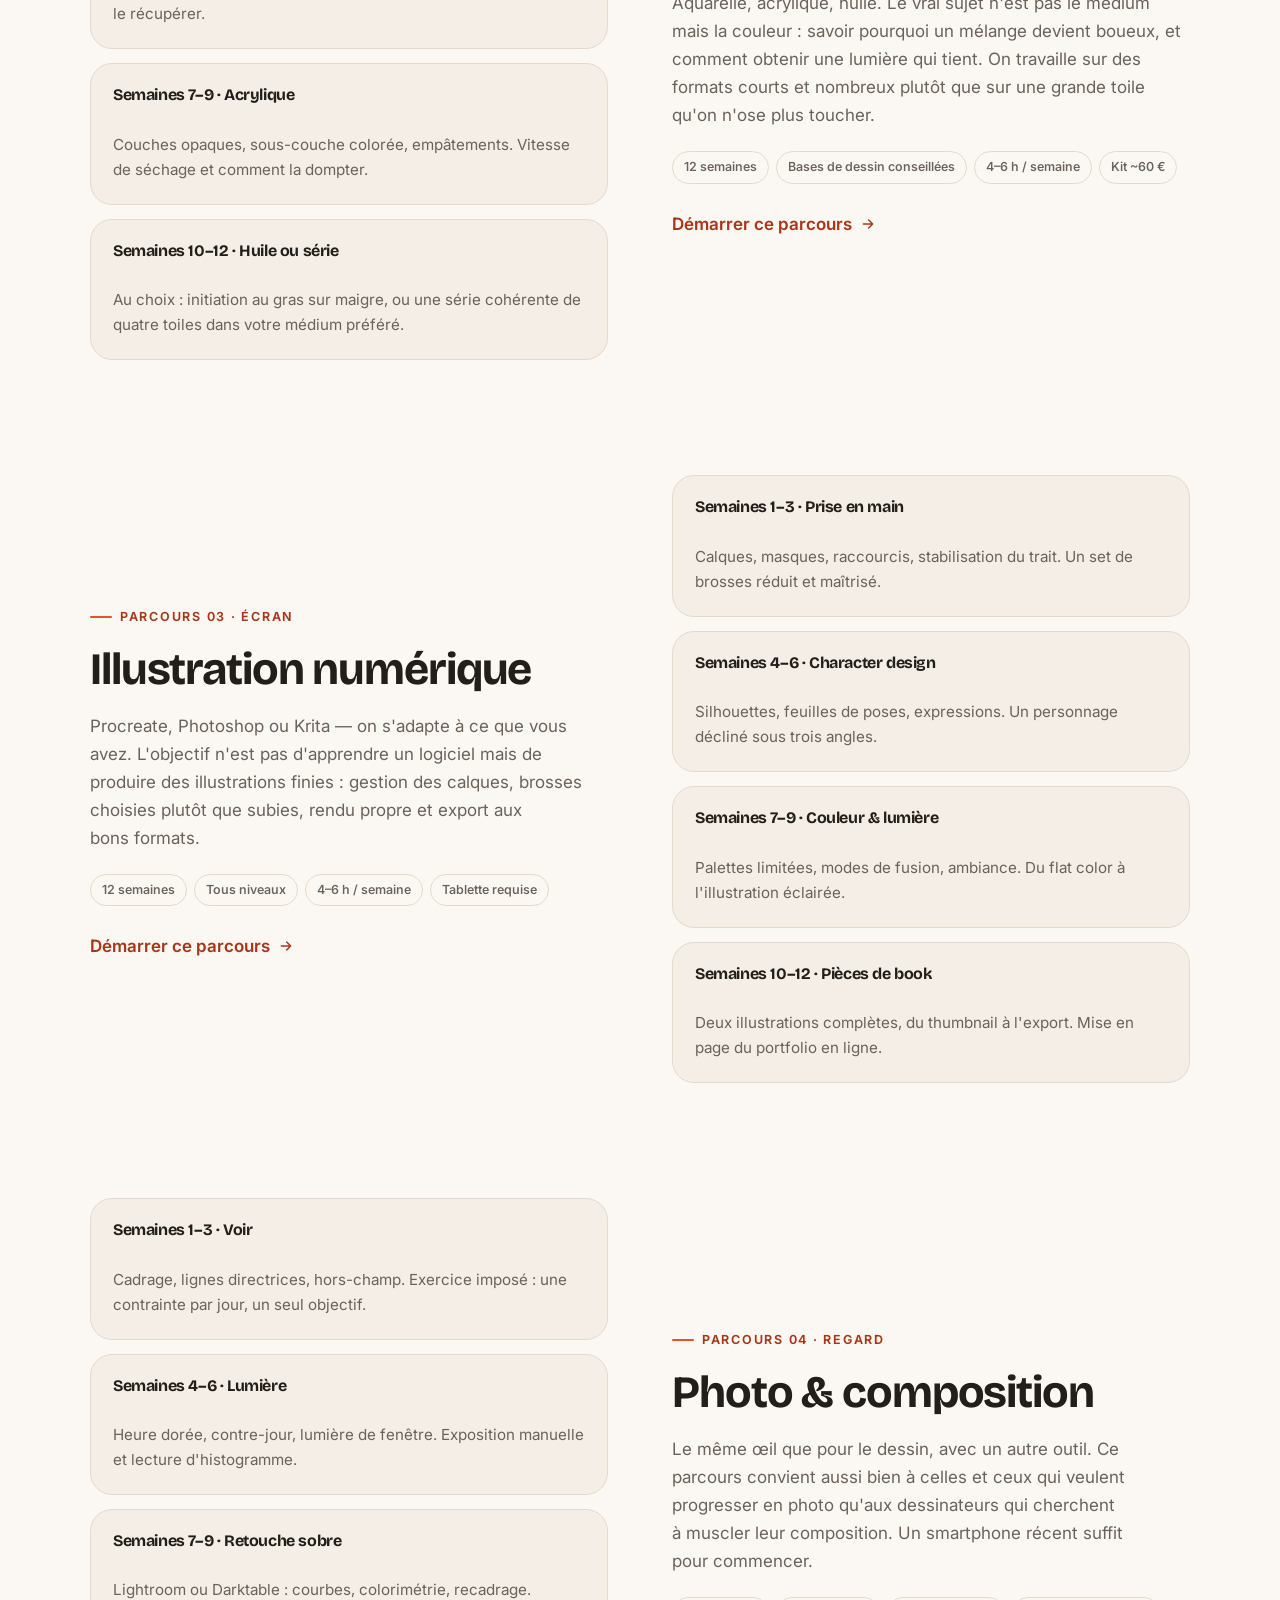
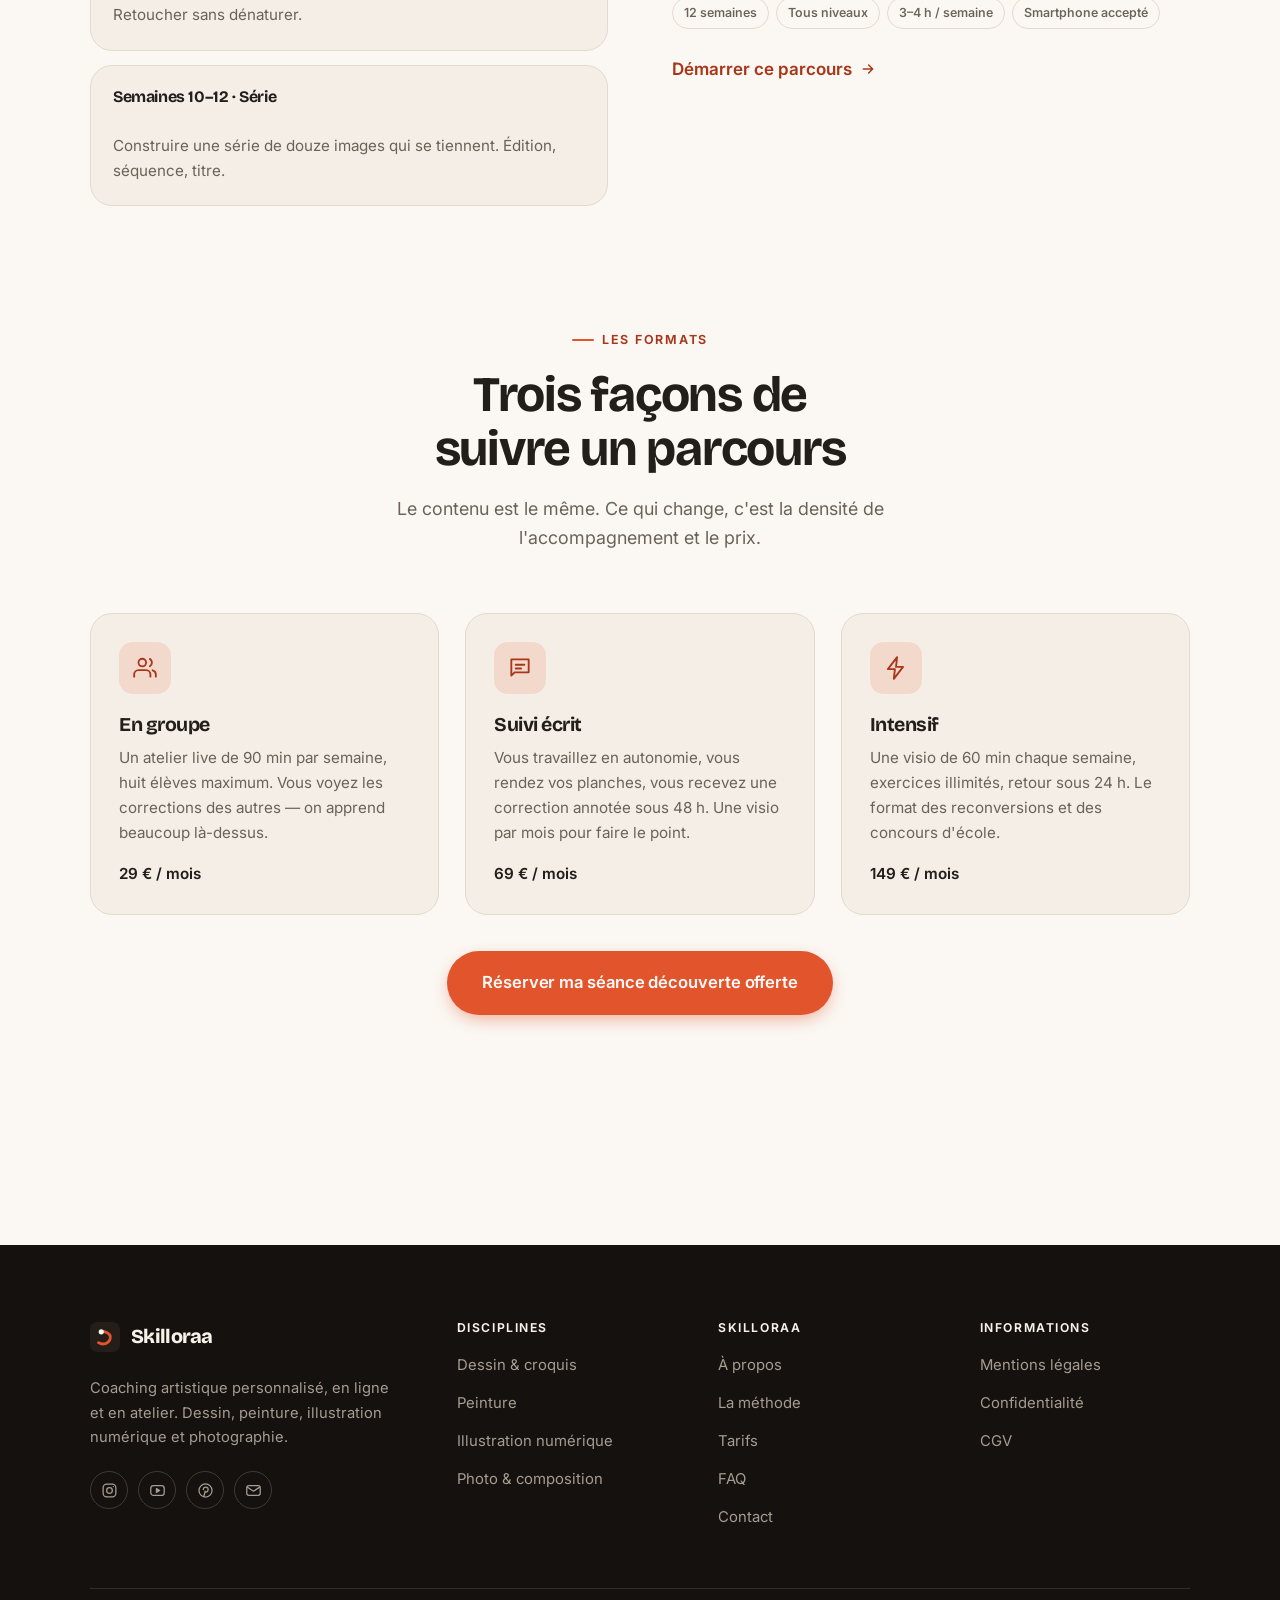
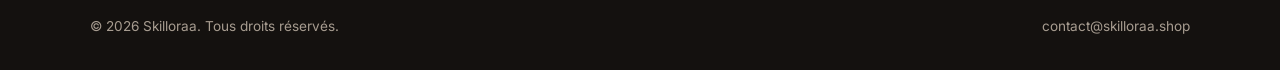
<file: ateliers.html>
<!DOCTYPE html>
<html lang="fr">
<head>
<meta charset="utf-8">
<meta name="viewport" content="width=device-width, initial-scale=1">
<title>Ateliers &amp; programmes — Skilloraa</title>
<meta name="description" content="Les programmes de coaching artistique Skilloraa : dessin et croquis, peinture, illustration numérique, photographie. Contenu semaine par semaine, niveaux, durée et formats.">
<link rel="canonical" href="https://skilloraa.shop/ateliers.html">

<meta property="og:type" content="website">
<meta property="og:url" content="https://skilloraa.shop/ateliers.html">
<meta property="og:site_name" content="Skilloraa">
<meta property="og:locale" content="fr_FR">
<meta property="og:title" content="Ateliers &amp; programmes — Skilloraa">
<meta property="og:description" content="Dessin, peinture, illustration numérique, photo : le détail de chaque programme, semaine par semaine.">
<meta name="theme-color" content="#14110f">

<link rel="icon" href="assets/img/favicon.svg" type="image/svg+xml">
<link rel="preconnect" href="https://fonts.googleapis.com">
<link rel="preconnect" href="https://fonts.gstatic.com" crossorigin>
<link rel="stylesheet" href="https://fonts.googleapis.com/css2?family=Bricolage+Grotesque:opsz,wght@12..96,400..800&family=Inter:wght@400..700&display=swap">
<link rel="stylesheet" href="assets/css/style.css">
<script>
(function(){try{var t=localStorage.getItem('skilloraa-theme');if(t){document.documentElement.setAttribute('data-theme',t);}}catch(e){}})();
</script>
</head>

<body>
<a class="skip-link" href="#main">Aller au contenu principal</a>

<header class="site-header">
  <nav class="wrap nav" aria-label="Navigation principale">
    <a class="brand" href="index.html">
      <svg class="brand__mark" viewBox="0 0 64 64" aria-hidden="true">
        <rect width="64" height="64" rx="15" fill="currentColor"/>
        <path d="M18 44c10 6 22 2 25-8 3-11-7-14-14-16" fill="none" stroke="#e2542c" stroke-width="6" stroke-linecap="round"/>
        <circle cx="24" cy="21" r="5.5" fill="#fbf8f4"/>
      </svg>
      <span>Skilloraa<span class="brand__sub">Coaching artistique</span></span>
    </a>
    <ul class="nav__links" id="nav-links">
      <li><a href="index.html">Accueil</a></li>
      <li><a href="ateliers.html" aria-current="page">Ateliers</a></li>
      <li><a href="index.html#tarifs">Tarifs</a></li>
      <li><a href="a-propos.html">À propos</a></li>
      <li><a href="contact.html">Contact</a></li>
      <li><a class="btn btn--primary" href="contact.html">Séance découverte</a></li>
    </ul>
    <div class="nav__cta">
      <button class="theme-toggle" type="button" aria-label="Passer en thème sombre">
        <svg class="icon-sun" viewBox="0 0 24 24" fill="none" stroke="currentColor" stroke-width="1.8" stroke-linecap="round" aria-hidden="true"><circle cx="12" cy="12" r="4"/><path d="M12 2v2m0 16v2M2 12h2m16 0h2M4.9 4.9l1.4 1.4m11.4 11.4 1.4 1.4M19.1 4.9l-1.4 1.4M6.3 17.7l-1.4 1.4"/></svg>
        <svg class="icon-moon" viewBox="0 0 24 24" fill="none" stroke="currentColor" stroke-width="1.8" stroke-linecap="round" stroke-linejoin="round" aria-hidden="true"><path d="M21 12.8A9 9 0 1 1 11.2 3a7 7 0 0 0 9.8 9.8z"/></svg>
      </button>
      <a class="btn btn--primary" href="contact.html">Séance découverte</a>
      <button class="nav__toggle" type="button" aria-expanded="false" aria-controls="nav-links" aria-label="Ouvrir le menu">
        <svg class="icon-open" viewBox="0 0 24 24" fill="none" stroke="currentColor" stroke-width="2" stroke-linecap="round" aria-hidden="true"><path d="M3 6h18M3 12h18M3 18h18"/></svg>
        <svg class="icon-close" viewBox="0 0 24 24" fill="none" stroke="currentColor" stroke-width="2" stroke-linecap="round" aria-hidden="true"><path d="M6 6l12 12M18 6L6 18"/></svg>
      </button>
    </div>
  </nav>
</header>

<main id="main">

<section class="page-head">
  <div class="wrap">
    <nav class="breadcrumb" aria-label="Fil d'Ariane">
      <a href="index.html">Accueil</a><span>/</span><span aria-current="page">Ateliers</span>
    </nav>
    <h1>Les programmes, dans le détail</h1>
    <p>
      Quatre parcours, chacun découpé en douze semaines. Vous pouvez en suivre un
      seul, ou les enchaîner. Tous s'adaptent à votre niveau de départ — ce qui
      change, c'est le point d'entrée, pas le contenu.
    </p>
  </div>
</section>

<!-- ======================================================= DESSIN ====== -->
<section class="section wrap" id="dessin">
  <div class="split reveal">
    <div>
      <span class="eyebrow">Parcours 01 · Fondations</span>
      <h2>Dessin &amp; croquis</h2>
      <p>
        Le parcours que tout le monde devrait faire en premier, y compris celles et
        ceux qui peignent déjà. On y installe le trait juste, la lecture des
        proportions, la perspective et la gestion des valeurs. C'est ingrat les
        trois premières semaines, puis tout le reste devient beaucoup plus simple.
      </p>
      <ul class="card__list" style="margin-top:22px">
        <li>12 semaines</li><li>Débutant à intermédiaire</li><li>3–5 h / semaine</li><li>Crayon &amp; papier</li>
      </ul>
      <p style="margin-top:26px">
        <a class="arrow-link" href="contact.html">
          Démarrer ce parcours
          <svg viewBox="0 0 24 24" fill="none" stroke="currentColor" stroke-width="2.2" stroke-linecap="round" stroke-linejoin="round" aria-hidden="true"><path d="M5 12h14M13 6l6 6-6 6"/></svg>
        </a>
      </p>
    </div>

    <div class="grid" style="gap:14px">
      <article class="card" style="padding:22px">
        <h3 style="font-size:1rem">Semaines 1–3 · Le trait</h3>
        <p>Tenue du crayon, lignes longues, ellipses, mesure à vue. Trente minutes d'échauffement quotidien.</p>
      </article>
      <article class="card" style="padding:22px">
        <h3 style="font-size:1rem">Semaines 4–6 · Perspective</h3>
        <p>Un, deux et trois points de fuite. Boîtes, intérieurs, rue. On arrête de dessiner « à peu près droit ».</p>
      </article>
      <article class="card" style="padding:22px">
        <h3 style="font-size:1rem">Semaines 7–9 · Valeurs &amp; volume</h3>
        <p>Échelle de gris, ombre propre et ombre portée, hachures. Le passage du plat au volume.</p>
      </article>
      <article class="card" style="padding:22px">
        <h3 style="font-size:1rem">Semaines 10–12 · Sujet complet</h3>
        <p>Nature morte puis figure humaine simplifiée. Trois planches finies pour le portfolio.</p>
      </article>
    </div>
  </div>
</section>

<!-- ===================================================== PEINTURE ====== -->
<section class="section wrap" id="peinture" style="padding-top:0">
  <div class="split reveal">
    <div class="grid" style="gap:14px">
      <article class="card" style="padding:22px">
        <h3 style="font-size:1rem">Semaines 1–3 · Couleur</h3>
        <p>Roue chromatique, température, saturation. Mélanges limités : on apprend à faire beaucoup avec cinq tubes.</p>
      </article>
      <article class="card" style="padding:22px">
        <h3 style="font-size:1rem">Semaines 4–6 · Aquarelle</h3>
        <p>Lavis, humide sur humide, réserves. Accepter l'accident et le récupérer.</p>
      </article>
      <article class="card" style="padding:22px">
        <h3 style="font-size:1rem">Semaines 7–9 · Acrylique</h3>
        <p>Couches opaques, sous-couche colorée, empâtements. Vitesse de séchage et comment la dompter.</p>
      </article>
      <article class="card" style="padding:22px">
        <h3 style="font-size:1rem">Semaines 10–12 · Huile ou série</h3>
        <p>Au choix : initiation au gras sur maigre, ou une série cohérente de quatre toiles dans votre médium préféré.</p>
      </article>
    </div>

    <div>
      <span class="eyebrow">Parcours 02 · Matière</span>
      <h2>Peinture</h2>
      <p>
        Aquarelle, acrylique, huile. Le vrai sujet n'est pas le médium mais la
        couleur : savoir pourquoi un mélange devient boueux, et comment obtenir une
        lumière qui tient. On travaille sur des formats courts et nombreux plutôt
        que sur une grande toile qu'on n'ose plus toucher.
      </p>
      <ul class="card__list" style="margin-top:22px">
        <li>12 semaines</li><li>Bases de dessin conseillées</li><li>4–6 h / semaine</li><li>Kit ~60 €</li>
      </ul>
      <p style="margin-top:26px">
        <a class="arrow-link" href="contact.html">
          Démarrer ce parcours
          <svg viewBox="0 0 24 24" fill="none" stroke="currentColor" stroke-width="2.2" stroke-linecap="round" stroke-linejoin="round" aria-hidden="true"><path d="M5 12h14M13 6l6 6-6 6"/></svg>
        </a>
      </p>
    </div>
  </div>
</section>

<!-- ==================================================== NUMÉRIQUE ====== -->
<section class="section wrap" id="numerique" style="padding-top:0">
  <div class="split reveal">
    <div>
      <span class="eyebrow">Parcours 03 · Écran</span>
      <h2>Illustration numérique</h2>
      <p>
        Procreate, Photoshop ou Krita — on s'adapte à ce que vous avez. L'objectif
        n'est pas d'apprendre un logiciel mais de produire des illustrations
        finies : gestion des calques, brosses choisies plutôt que subies, rendu
        propre et export aux bons formats.
      </p>
      <ul class="card__list" style="margin-top:22px">
        <li>12 semaines</li><li>Tous niveaux</li><li>4–6 h / semaine</li><li>Tablette requise</li>
      </ul>
      <p style="margin-top:26px">
        <a class="arrow-link" href="contact.html">
          Démarrer ce parcours
          <svg viewBox="0 0 24 24" fill="none" stroke="currentColor" stroke-width="2.2" stroke-linecap="round" stroke-linejoin="round" aria-hidden="true"><path d="M5 12h14M13 6l6 6-6 6"/></svg>
        </a>
      </p>
    </div>

    <div class="grid" style="gap:14px">
      <article class="card" style="padding:22px">
        <h3 style="font-size:1rem">Semaines 1–3 · Prise en main</h3>
        <p>Calques, masques, raccourcis, stabilisation du trait. Un set de brosses réduit et maîtrisé.</p>
      </article>
      <article class="card" style="padding:22px">
        <h3 style="font-size:1rem">Semaines 4–6 · Character design</h3>
        <p>Silhouettes, feuilles de poses, expressions. Un personnage décliné sous trois angles.</p>
      </article>
      <article class="card" style="padding:22px">
        <h3 style="font-size:1rem">Semaines 7–9 · Couleur &amp; lumière</h3>
        <p>Palettes limitées, modes de fusion, ambiance. Du flat color à l'illustration éclairée.</p>
      </article>
      <article class="card" style="padding:22px">
        <h3 style="font-size:1rem">Semaines 10–12 · Pièces de book</h3>
        <p>Deux illustrations complètes, du thumbnail à l'export. Mise en page du portfolio en ligne.</p>
      </article>
    </div>
  </div>
</section>

<!-- ======================================================== PHOTO ====== -->
<section class="section wrap" id="photo" style="padding-top:0">
  <div class="split reveal">
    <div class="grid" style="gap:14px">
      <article class="card" style="padding:22px">
        <h3 style="font-size:1rem">Semaines 1–3 · Voir</h3>
        <p>Cadrage, lignes directrices, hors-champ. Exercice imposé : une contrainte par jour, un seul objectif.</p>
      </article>
      <article class="card" style="padding:22px">
        <h3 style="font-size:1rem">Semaines 4–6 · Lumière</h3>
        <p>Heure dorée, contre-jour, lumière de fenêtre. Exposition manuelle et lecture d'histogramme.</p>
      </article>
      <article class="card" style="padding:22px">
        <h3 style="font-size:1rem">Semaines 7–9 · Retouche sobre</h3>
        <p>Lightroom ou Darktable : courbes, colorimétrie, recadrage. Retoucher sans dénaturer.</p>
      </article>
      <article class="card" style="padding:22px">
        <h3 style="font-size:1rem">Semaines 10–12 · Série</h3>
        <p>Construire une série de douze images qui se tiennent. Édition, séquence, titre.</p>
      </article>
    </div>

    <div>
      <span class="eyebrow">Parcours 04 · Regard</span>
      <h2>Photo &amp; composition</h2>
      <p>
        Le même œil que pour le dessin, avec un autre outil. Ce parcours convient
        aussi bien à celles et ceux qui veulent progresser en photo qu'aux
        dessinateurs qui cherchent à muscler leur composition. Un smartphone récent
        suffit pour commencer.
      </p>
      <ul class="card__list" style="margin-top:22px">
        <li>12 semaines</li><li>Tous niveaux</li><li>3–4 h / semaine</li><li>Smartphone accepté</li>
      </ul>
      <p style="margin-top:26px">
        <a class="arrow-link" href="contact.html">
          Démarrer ce parcours
          <svg viewBox="0 0 24 24" fill="none" stroke="currentColor" stroke-width="2.2" stroke-linecap="round" stroke-linejoin="round" aria-hidden="true"><path d="M5 12h14M13 6l6 6-6 6"/></svg>
        </a>
      </p>
    </div>
  </div>
</section>

<!-- ====================================================== FORMATS ====== -->
<section class="section wrap" style="padding-top:0">
  <div class="section-head section-head--center reveal">
    <span class="eyebrow">Les formats</span>
    <h2>Trois façons de suivre un parcours</h2>
    <p>Le contenu est le même. Ce qui change, c'est la densité de l'accompagnement et le prix.</p>
  </div>

  <div class="grid grid--3 reveal-group">
    <article class="card">
      <div class="card__icon">
        <svg viewBox="0 0 24 24" fill="none" stroke="currentColor" stroke-width="1.7" stroke-linecap="round" stroke-linejoin="round" aria-hidden="true"><path d="M17 20v-2a4 4 0 0 0-4-4H6a4 4 0 0 0-4 4v2"/><circle cx="9.5" cy="7" r="3.5"/><path d="M22 20v-2a4 4 0 0 0-3-3.9M16.5 3.6a4 4 0 0 1 0 6.8"/></svg>
      </div>
      <h3>En groupe</h3>
      <p>Un atelier live de 90 min par semaine, huit élèves maximum. Vous voyez les corrections des autres — on apprend beaucoup là-dessus.</p>
      <p style="margin-top:16px;font-weight:620;color:var(--text)">29 € / mois</p>
    </article>

    <article class="card">
      <div class="card__icon">
        <svg viewBox="0 0 24 24" fill="none" stroke="currentColor" stroke-width="1.7" stroke-linecap="round" stroke-linejoin="round" aria-hidden="true"><path d="M4 4h16v12H7l-3 3z"/><path d="M8 9h8M8 12.5h5"/></svg>
      </div>
      <h3>Suivi écrit</h3>
      <p>Vous travaillez en autonomie, vous rendez vos planches, vous recevez une correction annotée sous 48 h. Une visio par mois pour faire le point.</p>
      <p style="margin-top:16px;font-weight:620;color:var(--text)">69 € / mois</p>
    </article>

    <article class="card">
      <div class="card__icon">
        <svg viewBox="0 0 24 24" fill="none" stroke="currentColor" stroke-width="1.7" stroke-linecap="round" stroke-linejoin="round" aria-hidden="true"><path d="M13 2L4.5 13H11l-1 9 8.5-11H12z"/></svg>
      </div>
      <h3>Intensif</h3>
      <p>Une visio de 60 min chaque semaine, exercices illimités, retour sous 24 h. Le format des reconversions et des concours d'école.</p>
      <p style="margin-top:16px;font-weight:620;color:var(--text)">149 € / mois</p>
    </article>
  </div>

  <p style="text-align:center;margin-top:36px">
    <a class="btn btn--primary btn--lg" href="contact.html">Réserver ma séance découverte offerte</a>
  </p>
</section>

</main>

<footer class="site-footer">
  <div class="wrap">
    <div class="footer__grid">
      <div class="footer__brand">
        <a class="brand" href="index.html">
          <svg class="brand__mark" viewBox="0 0 64 64" aria-hidden="true">
            <rect width="64" height="64" rx="15" fill="#241d18"/>
            <path d="M18 44c10 6 22 2 25-8 3-11-7-14-14-16" fill="none" stroke="#e2542c" stroke-width="6" stroke-linecap="round"/>
            <circle cx="24" cy="21" r="5.5" fill="#fbf8f4"/>
          </svg>
          <span>Skilloraa</span>
        </a>
        <p>Coaching artistique personnalisé, en ligne et en atelier. Dessin, peinture, illustration numérique et photographie.</p>
        <div class="socials">
          <a href="https://instagram.com/" aria-label="Instagram" rel="noopener me" target="_blank"><svg viewBox="0 0 24 24" fill="none" stroke="currentColor" stroke-width="1.8" aria-hidden="true"><rect x="3" y="3" width="18" height="18" rx="5"/><circle cx="12" cy="12" r="4"/><circle cx="17.5" cy="6.5" r="1" fill="currentColor" stroke="none"/></svg></a>
          <a href="https://www.youtube.com/" aria-label="YouTube" rel="noopener me" target="_blank"><svg viewBox="0 0 24 24" fill="none" stroke="currentColor" stroke-width="1.8" stroke-linejoin="round" aria-hidden="true"><rect x="2.5" y="5" width="19" height="14" rx="4"/><path d="M10.5 9.2l4.5 2.8-4.5 2.8z" fill="currentColor"/></svg></a>
          <a href="https://www.pinterest.com/" aria-label="Pinterest" rel="noopener me" target="_blank"><svg viewBox="0 0 24 24" fill="none" stroke="currentColor" stroke-width="1.8" stroke-linecap="round" aria-hidden="true"><circle cx="12" cy="12" r="9.2"/><path d="M9.6 20.5l2-7.4M8.9 10.6c0-1.9 1.5-3.4 3.5-3.4s3.3 1.3 3.3 3.2c0 2.3-1.3 4-3 4-.9 0-1.6-.7-1.4-1.6"/></svg></a>
          <a href="mailto:contact@skilloraa.shop" aria-label="Nous écrire"><svg viewBox="0 0 24 24" fill="none" stroke="currentColor" stroke-width="1.8" stroke-linejoin="round" aria-hidden="true"><rect x="2.5" y="5" width="19" height="14" rx="3"/><path d="M3 7l9 6 9-6"/></svg></a>
        </div>
      </div>
      <div class="footer__col">
        <h4>Disciplines</h4>
        <ul>
          <li><a href="ateliers.html#dessin">Dessin &amp; croquis</a></li>
          <li><a href="ateliers.html#peinture">Peinture</a></li>
          <li><a href="ateliers.html#numerique">Illustration numérique</a></li>
          <li><a href="ateliers.html#photo">Photo &amp; composition</a></li>
        </ul>
      </div>
      <div class="footer__col">
        <h4>Skilloraa</h4>
        <ul>
          <li><a href="a-propos.html">À propos</a></li>
          <li><a href="index.html#methode">La méthode</a></li>
          <li><a href="index.html#tarifs">Tarifs</a></li>
          <li><a href="index.html#faq">FAQ</a></li>
          <li><a href="contact.html">Contact</a></li>
        </ul>
      </div>
      <div class="footer__col">
        <h4>Informations</h4>
        <ul>
          <li><a href="mentions-legales.html">Mentions légales</a></li>
          <li><a href="mentions-legales.html#confidentialite">Confidentialité</a></li>
          <li><a href="mentions-legales.html#cgv">CGV</a></li>
        </ul>
      </div>
    </div>
    <div class="footer__bottom">
      <p>© <span data-year>2026</span> Skilloraa. Tous droits réservés.</p>
      <p><a href="mailto:contact@skilloraa.shop">contact@skilloraa.shop</a></p>
    </div>
  </div>
</footer>

<script src="assets/js/main.js" defer></script>
</body>
</html>
</file>
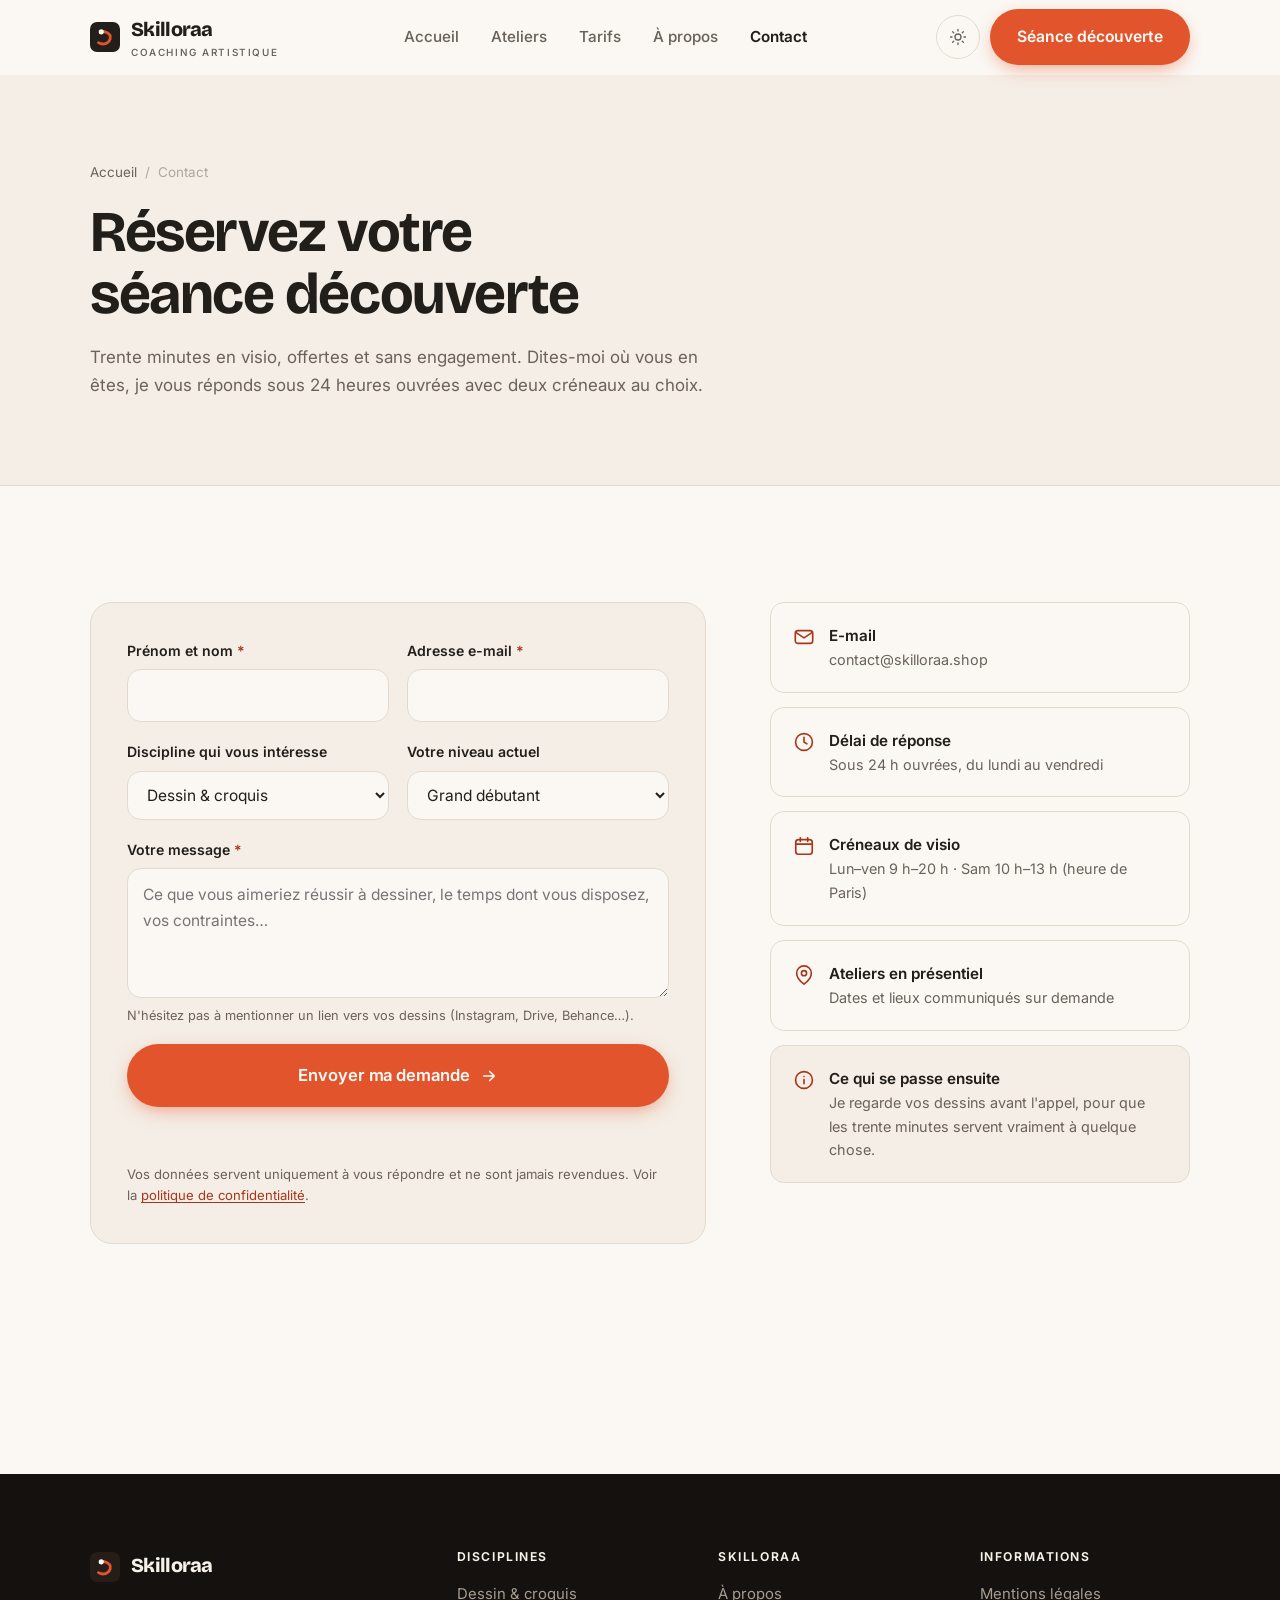
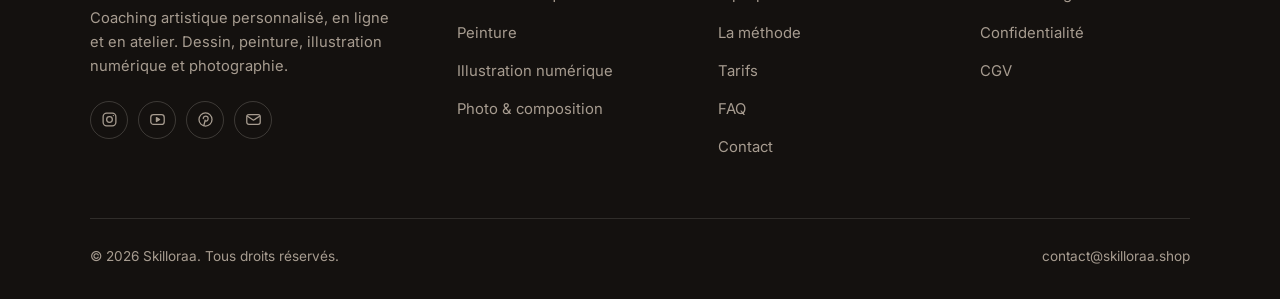
<file: contact.html>
<!DOCTYPE html>
<html lang="fr">
<head>
<meta charset="utf-8">
<meta name="viewport" content="width=device-width, initial-scale=1">
<title>Contact &amp; séance découverte — Skilloraa</title>
<meta name="description" content="Réservez votre séance découverte offerte de 30 minutes, ou posez votre question. Réponse sous 24 h ouvrées.">
<link rel="canonical" href="https://skilloraa.shop/contact.html">

<meta property="og:type" content="website">
<meta property="og:url" content="https://skilloraa.shop/contact.html">
<meta property="og:site_name" content="Skilloraa">
<meta property="og:locale" content="fr_FR">
<meta property="og:title" content="Contact — Skilloraa">
<meta property="og:description" content="Séance découverte offerte de 30 minutes. Réponse sous 24 h ouvrées.">
<meta name="theme-color" content="#14110f">

<link rel="icon" href="assets/img/favicon.svg" type="image/svg+xml">
<link rel="preconnect" href="https://fonts.googleapis.com">
<link rel="preconnect" href="https://fonts.gstatic.com" crossorigin>
<link rel="stylesheet" href="https://fonts.googleapis.com/css2?family=Bricolage+Grotesque:opsz,wght@12..96,400..800&family=Inter:wght@400..700&display=swap">
<link rel="stylesheet" href="assets/css/style.css">
<script>
(function(){try{var t=localStorage.getItem('skilloraa-theme');if(t){document.documentElement.setAttribute('data-theme',t);}}catch(e){}})();
</script>
</head>

<body>
<a class="skip-link" href="#main">Aller au contenu principal</a>

<header class="site-header">
  <nav class="wrap nav" aria-label="Navigation principale">
    <a class="brand" href="index.html">
      <svg class="brand__mark" viewBox="0 0 64 64" aria-hidden="true">
        <rect width="64" height="64" rx="15" fill="currentColor"/>
        <path d="M18 44c10 6 22 2 25-8 3-11-7-14-14-16" fill="none" stroke="#e2542c" stroke-width="6" stroke-linecap="round"/>
        <circle cx="24" cy="21" r="5.5" fill="#fbf8f4"/>
      </svg>
      <span>Skilloraa<span class="brand__sub">Coaching artistique</span></span>
    </a>
    <ul class="nav__links" id="nav-links">
      <li><a href="index.html">Accueil</a></li>
      <li><a href="ateliers.html">Ateliers</a></li>
      <li><a href="index.html#tarifs">Tarifs</a></li>
      <li><a href="a-propos.html">À propos</a></li>
      <li><a href="contact.html" aria-current="page">Contact</a></li>
      <li><a class="btn btn--primary" href="contact.html">Séance découverte</a></li>
    </ul>
    <div class="nav__cta">
      <button class="theme-toggle" type="button" aria-label="Passer en thème sombre">
        <svg class="icon-sun" viewBox="0 0 24 24" fill="none" stroke="currentColor" stroke-width="1.8" stroke-linecap="round" aria-hidden="true"><circle cx="12" cy="12" r="4"/><path d="M12 2v2m0 16v2M2 12h2m16 0h2M4.9 4.9l1.4 1.4m11.4 11.4 1.4 1.4M19.1 4.9l-1.4 1.4M6.3 17.7l-1.4 1.4"/></svg>
        <svg class="icon-moon" viewBox="0 0 24 24" fill="none" stroke="currentColor" stroke-width="1.8" stroke-linecap="round" stroke-linejoin="round" aria-hidden="true"><path d="M21 12.8A9 9 0 1 1 11.2 3a7 7 0 0 0 9.8 9.8z"/></svg>
      </button>
      <a class="btn btn--primary" href="contact.html">Séance découverte</a>
      <button class="nav__toggle" type="button" aria-expanded="false" aria-controls="nav-links" aria-label="Ouvrir le menu">
        <svg class="icon-open" viewBox="0 0 24 24" fill="none" stroke="currentColor" stroke-width="2" stroke-linecap="round" aria-hidden="true"><path d="M3 6h18M3 12h18M3 18h18"/></svg>
        <svg class="icon-close" viewBox="0 0 24 24" fill="none" stroke="currentColor" stroke-width="2" stroke-linecap="round" aria-hidden="true"><path d="M6 6l12 12M18 6L6 18"/></svg>
      </button>
    </div>
  </nav>
</header>

<main id="main">

<section class="page-head">
  <div class="wrap">
    <nav class="breadcrumb" aria-label="Fil d'Ariane">
      <a href="index.html">Accueil</a><span>/</span><span aria-current="page">Contact</span>
    </nav>
    <h1>Réservez votre séance découverte</h1>
    <p>
      Trente minutes en visio, offertes et sans engagement. Dites-moi où vous en
      êtes, je vous réponds sous 24 heures ouvrées avec deux créneaux au choix.
    </p>
  </div>
</section>

<section class="section wrap">
  <div class="form-layout">

    <!--
      FORMULAIRE — L'attribut action contient un identifiant à remplacer.
      Créez un formulaire gratuit sur https://formspree.io, puis remplacez
      VOTRE_ID_FORMSPREE par l'identifiant fourni. Tant que ce n'est pas fait,
      le bouton ouvre le logiciel de messagerie avec un message pré-rempli.
    -->
    <form class="form" id="contact-form" action="https://formspree.io/f/VOTRE_ID_FORMSPREE" method="POST">
      <div class="form__row">
        <div class="field">
          <label for="nom">Prénom et nom <span class="req" aria-hidden="true">*</span></label>
          <input type="text" id="nom" name="nom" autocomplete="name" required>
        </div>
        <div class="field">
          <label for="email">Adresse e-mail <span class="req" aria-hidden="true">*</span></label>
          <input type="email" id="email" name="email" autocomplete="email" required>
        </div>
      </div>

      <div class="form__row">
        <div class="field">
          <label for="discipline">Discipline qui vous intéresse</label>
          <select id="discipline" name="discipline">
            <option>Dessin &amp; croquis</option>
            <option>Peinture</option>
            <option>Illustration numérique</option>
            <option>Photo &amp; composition</option>
            <option>Je ne sais pas encore</option>
          </select>
        </div>
        <div class="field">
          <label for="niveau">Votre niveau actuel</label>
          <select id="niveau" name="niveau">
            <option>Grand débutant</option>
            <option>Quelques bases</option>
            <option>Intermédiaire</option>
            <option>Avancé</option>
          </select>
        </div>
      </div>

      <div class="field">
        <label for="message">Votre message <span class="req" aria-hidden="true">*</span></label>
        <textarea id="message" name="message" required placeholder="Ce que vous aimeriez réussir à dessiner, le temps dont vous disposez, vos contraintes…"></textarea>
        <span class="field__hint">N'hésitez pas à mentionner un lien vers vos dessins (Instagram, Drive, Behance…).</span>
      </div>

      <!-- Piège à robots : invisible pour les humains -->
      <div class="visually-hidden" aria-hidden="true">
        <label for="site">Ne remplissez pas ce champ</label>
        <input type="text" id="site" name="_gotcha" tabindex="-1" autocomplete="off">
      </div>

      <button class="btn btn--primary btn--lg" type="submit">
        Envoyer ma demande
        <svg viewBox="0 0 24 24" fill="none" stroke="currentColor" stroke-width="2.2" stroke-linecap="round" stroke-linejoin="round" aria-hidden="true"><path d="M5 12h14M13 6l6 6-6 6"/></svg>
      </button>

      <p id="form-status" role="status" aria-live="polite" style="font-size:.9rem;font-weight:600;min-height:1.4em"></p>

      <p class="form__note">
        Vos données servent uniquement à vous répondre et ne sont jamais revendues.
        Voir la <a href="mentions-legales.html#confidentialite">politique de confidentialité</a>.
      </p>
    </form>

    <aside class="contact-aside">
      <div class="contact-card">
        <svg viewBox="0 0 24 24" fill="none" stroke="currentColor" stroke-width="1.8" stroke-linejoin="round" aria-hidden="true"><rect x="2.5" y="5" width="19" height="14" rx="3"/><path d="M3 7l9 6 9-6"/></svg>
        <div>
          <b>E-mail</b>
          <a href="mailto:contact@skilloraa.shop">contact@skilloraa.shop</a>
        </div>
      </div>

      <div class="contact-card">
        <svg viewBox="0 0 24 24" fill="none" stroke="currentColor" stroke-width="1.8" stroke-linecap="round" stroke-linejoin="round" aria-hidden="true"><circle cx="12" cy="12" r="9.2"/><path d="M12 7v5l3.2 2"/></svg>
        <div>
          <b>Délai de réponse</b>
          <span>Sous 24 h ouvrées, du lundi au vendredi</span>
        </div>
      </div>

      <div class="contact-card">
        <svg viewBox="0 0 24 24" fill="none" stroke="currentColor" stroke-width="1.8" stroke-linecap="round" stroke-linejoin="round" aria-hidden="true"><rect x="3" y="5" width="18" height="16" rx="3"/><path d="M8 3v4M16 3v4M3 10h18"/></svg>
        <div>
          <b>Créneaux de visio</b>
          <span>Lun–ven 9 h–20 h · Sam 10 h–13 h (heure de Paris)</span>
        </div>
      </div>

      <div class="contact-card">
        <svg viewBox="0 0 24 24" fill="none" stroke="currentColor" stroke-width="1.8" stroke-linecap="round" stroke-linejoin="round" aria-hidden="true"><path d="M20 10c0 6-8 12-8 12S4 16 4 10a8 8 0 1 1 16 0z"/><circle cx="12" cy="10" r="2.8"/></svg>
        <div>
          <b>Ateliers en présentiel</b>
          <span>Dates et lieux communiqués sur demande</span>
        </div>
      </div>

      <div class="contact-card" style="background:var(--paper-2)">
        <svg viewBox="0 0 24 24" fill="none" stroke="currentColor" stroke-width="1.8" stroke-linecap="round" stroke-linejoin="round" aria-hidden="true"><circle cx="12" cy="12" r="9.2"/><path d="M12 16v-4.5M12 8.2v.1"/></svg>
        <div>
          <b>Ce qui se passe ensuite</b>
          <span>Je regarde vos dessins avant l'appel, pour que les trente minutes servent vraiment à quelque chose.</span>
        </div>
      </div>
    </aside>

  </div>
</section>

</main>

<footer class="site-footer">
  <div class="wrap">
    <div class="footer__grid">
      <div class="footer__brand">
        <a class="brand" href="index.html">
          <svg class="brand__mark" viewBox="0 0 64 64" aria-hidden="true">
            <rect width="64" height="64" rx="15" fill="#241d18"/>
            <path d="M18 44c10 6 22 2 25-8 3-11-7-14-14-16" fill="none" stroke="#e2542c" stroke-width="6" stroke-linecap="round"/>
            <circle cx="24" cy="21" r="5.5" fill="#fbf8f4"/>
          </svg>
          <span>Skilloraa</span>
        </a>
        <p>Coaching artistique personnalisé, en ligne et en atelier. Dessin, peinture, illustration numérique et photographie.</p>
        <div class="socials">
          <a href="https://instagram.com/" aria-label="Instagram" rel="noopener me" target="_blank"><svg viewBox="0 0 24 24" fill="none" stroke="currentColor" stroke-width="1.8" aria-hidden="true"><rect x="3" y="3" width="18" height="18" rx="5"/><circle cx="12" cy="12" r="4"/><circle cx="17.5" cy="6.5" r="1" fill="currentColor" stroke="none"/></svg></a>
          <a href="https://www.youtube.com/" aria-label="YouTube" rel="noopener me" target="_blank"><svg viewBox="0 0 24 24" fill="none" stroke="currentColor" stroke-width="1.8" stroke-linejoin="round" aria-hidden="true"><rect x="2.5" y="5" width="19" height="14" rx="4"/><path d="M10.5 9.2l4.5 2.8-4.5 2.8z" fill="currentColor"/></svg></a>
          <a href="https://www.pinterest.com/" aria-label="Pinterest" rel="noopener me" target="_blank"><svg viewBox="0 0 24 24" fill="none" stroke="currentColor" stroke-width="1.8" stroke-linecap="round" aria-hidden="true"><circle cx="12" cy="12" r="9.2"/><path d="M9.6 20.5l2-7.4M8.9 10.6c0-1.9 1.5-3.4 3.5-3.4s3.3 1.3 3.3 3.2c0 2.3-1.3 4-3 4-.9 0-1.6-.7-1.4-1.6"/></svg></a>
          <a href="mailto:contact@skilloraa.shop" aria-label="Nous écrire"><svg viewBox="0 0 24 24" fill="none" stroke="currentColor" stroke-width="1.8" stroke-linejoin="round" aria-hidden="true"><rect x="2.5" y="5" width="19" height="14" rx="3"/><path d="M3 7l9 6 9-6"/></svg></a>
        </div>
      </div>
      <div class="footer__col">
        <h4>Disciplines</h4>
        <ul>
          <li><a href="ateliers.html#dessin">Dessin &amp; croquis</a></li>
          <li><a href="ateliers.html#peinture">Peinture</a></li>
          <li><a href="ateliers.html#numerique">Illustration numérique</a></li>
          <li><a href="ateliers.html#photo">Photo &amp; composition</a></li>
        </ul>
      </div>
      <div class="footer__col">
        <h4>Skilloraa</h4>
        <ul>
          <li><a href="a-propos.html">À propos</a></li>
          <li><a href="index.html#methode">La méthode</a></li>
          <li><a href="index.html#tarifs">Tarifs</a></li>
          <li><a href="index.html#faq">FAQ</a></li>
          <li><a href="contact.html">Contact</a></li>
        </ul>
      </div>
      <div class="footer__col">
        <h4>Informations</h4>
        <ul>
          <li><a href="mentions-legales.html">Mentions légales</a></li>
          <li><a href="mentions-legales.html#confidentialite">Confidentialité</a></li>
          <li><a href="mentions-legales.html#cgv">CGV</a></li>
        </ul>
      </div>
    </div>
    <div class="footer__bottom">
      <p>© <span data-year>2026</span> Skilloraa. Tous droits réservés.</p>
      <p><a href="mailto:contact@skilloraa.shop">contact@skilloraa.shop</a></p>
    </div>
  </div>
</footer>

<script src="assets/js/main.js" defer></script>
</body>
</html>
</file>
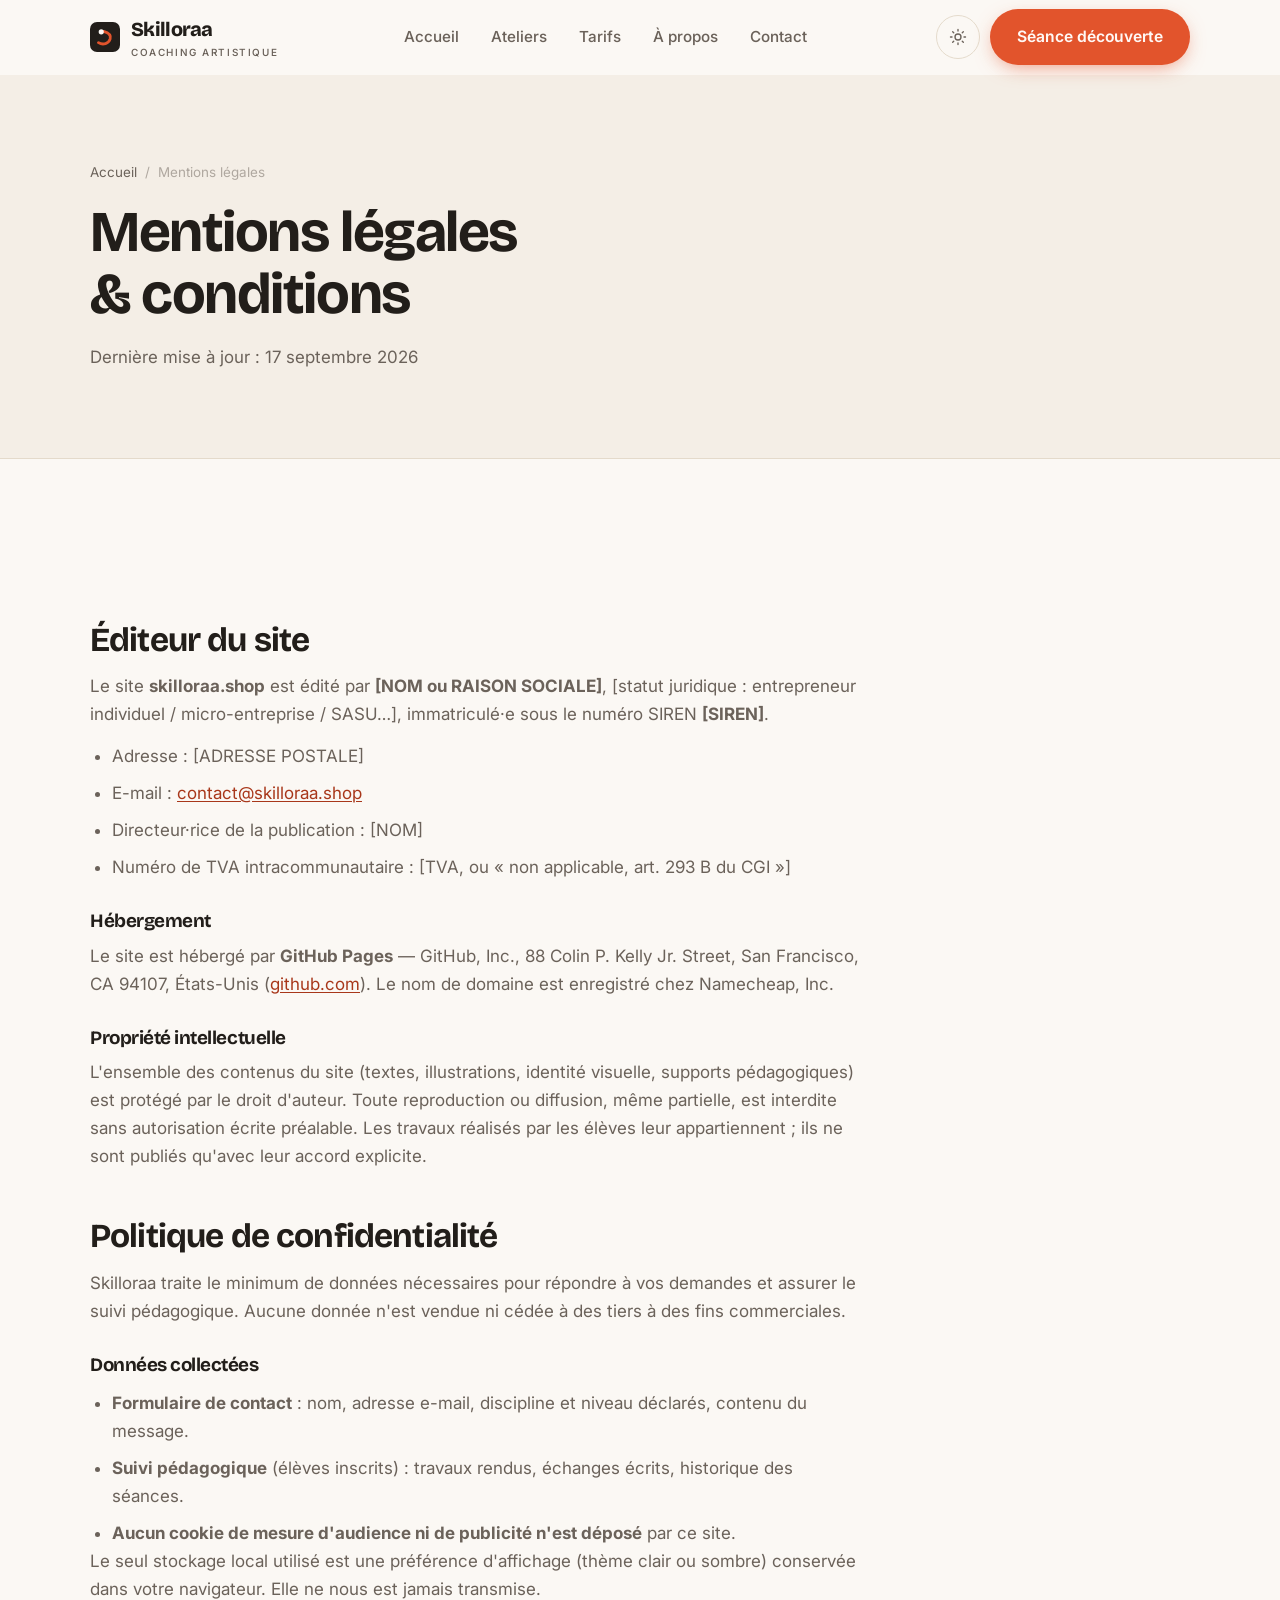
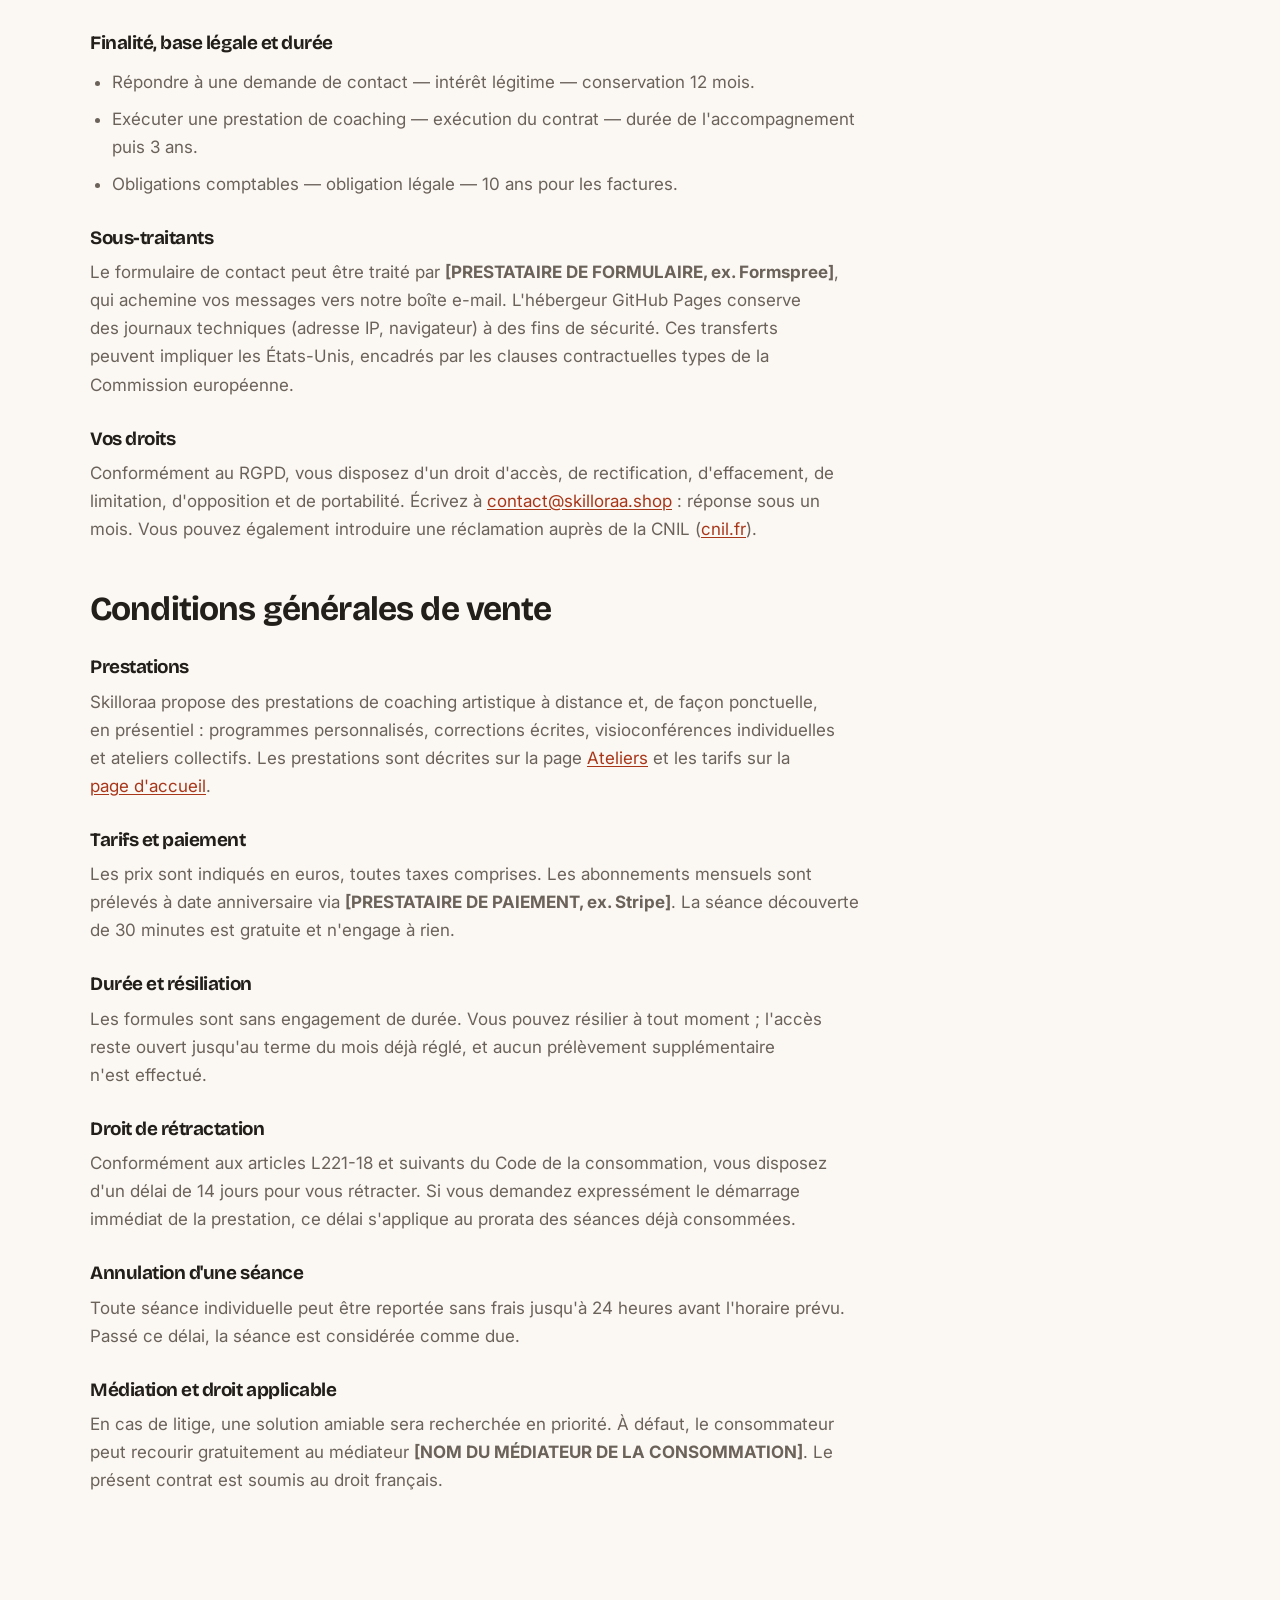
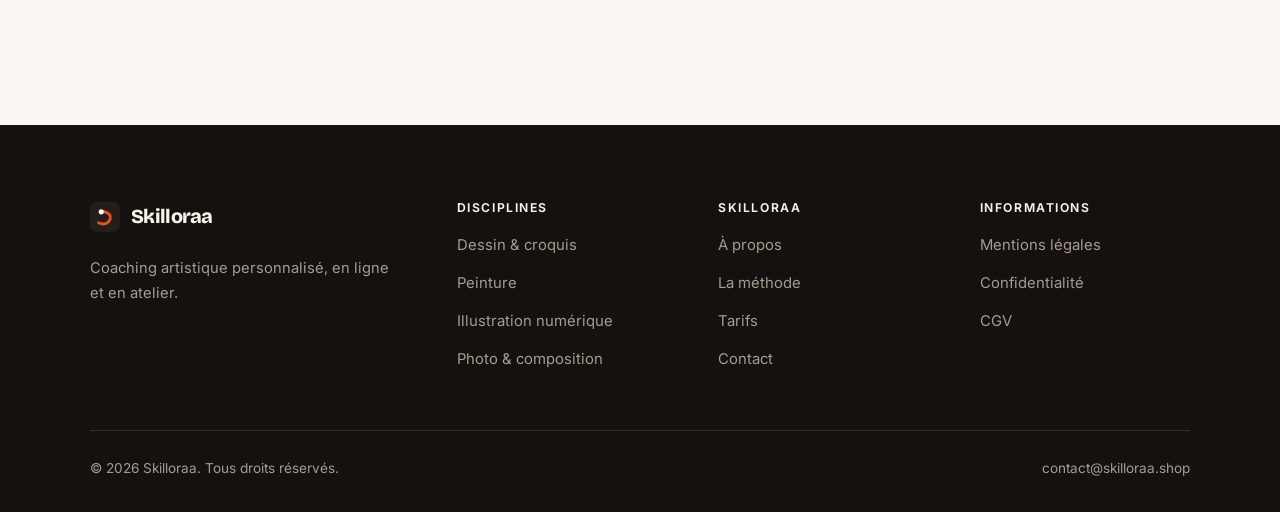
<file: mentions-legales.html>
<!DOCTYPE html>
<html lang="fr">
<head>
<meta charset="utf-8">
<meta name="viewport" content="width=device-width, initial-scale=1">
<title>Mentions légales, confidentialité &amp; CGV — Skilloraa</title>
<meta name="description" content="Mentions légales, politique de confidentialité et conditions générales de vente de Skilloraa.">
<link rel="canonical" href="https://skilloraa.shop/mentions-legales.html">
<meta name="robots" content="noindex, follow">
<meta name="theme-color" content="#14110f">

<link rel="icon" href="assets/img/favicon.svg" type="image/svg+xml">
<link rel="preconnect" href="https://fonts.googleapis.com">
<link rel="preconnect" href="https://fonts.gstatic.com" crossorigin>
<link rel="stylesheet" href="https://fonts.googleapis.com/css2?family=Bricolage+Grotesque:opsz,wght@12..96,400..800&family=Inter:wght@400..700&display=swap">
<link rel="stylesheet" href="assets/css/style.css">
<script>
(function(){try{var t=localStorage.getItem('skilloraa-theme');if(t){document.documentElement.setAttribute('data-theme',t);}}catch(e){}})();
</script>
</head>

<body>
<a class="skip-link" href="#main">Aller au contenu principal</a>

<header class="site-header">
  <nav class="wrap nav" aria-label="Navigation principale">
    <a class="brand" href="index.html">
      <svg class="brand__mark" viewBox="0 0 64 64" aria-hidden="true">
        <rect width="64" height="64" rx="15" fill="currentColor"/>
        <path d="M18 44c10 6 22 2 25-8 3-11-7-14-14-16" fill="none" stroke="#e2542c" stroke-width="6" stroke-linecap="round"/>
        <circle cx="24" cy="21" r="5.5" fill="#fbf8f4"/>
      </svg>
      <span>Skilloraa<span class="brand__sub">Coaching artistique</span></span>
    </a>
    <ul class="nav__links" id="nav-links">
      <li><a href="index.html">Accueil</a></li>
      <li><a href="ateliers.html">Ateliers</a></li>
      <li><a href="index.html#tarifs">Tarifs</a></li>
      <li><a href="a-propos.html">À propos</a></li>
      <li><a href="contact.html">Contact</a></li>
      <li><a class="btn btn--primary" href="contact.html">Séance découverte</a></li>
    </ul>
    <div class="nav__cta">
      <button class="theme-toggle" type="button" aria-label="Passer en thème sombre">
        <svg class="icon-sun" viewBox="0 0 24 24" fill="none" stroke="currentColor" stroke-width="1.8" stroke-linecap="round" aria-hidden="true"><circle cx="12" cy="12" r="4"/><path d="M12 2v2m0 16v2M2 12h2m16 0h2M4.9 4.9l1.4 1.4m11.4 11.4 1.4 1.4M19.1 4.9l-1.4 1.4M6.3 17.7l-1.4 1.4"/></svg>
        <svg class="icon-moon" viewBox="0 0 24 24" fill="none" stroke="currentColor" stroke-width="1.8" stroke-linecap="round" stroke-linejoin="round" aria-hidden="true"><path d="M21 12.8A9 9 0 1 1 11.2 3a7 7 0 0 0 9.8 9.8z"/></svg>
      </button>
      <a class="btn btn--primary" href="contact.html">Séance découverte</a>
      <button class="nav__toggle" type="button" aria-expanded="false" aria-controls="nav-links" aria-label="Ouvrir le menu">
        <svg class="icon-open" viewBox="0 0 24 24" fill="none" stroke="currentColor" stroke-width="2" stroke-linecap="round" aria-hidden="true"><path d="M3 6h18M3 12h18M3 18h18"/></svg>
        <svg class="icon-close" viewBox="0 0 24 24" fill="none" stroke="currentColor" stroke-width="2" stroke-linecap="round" aria-hidden="true"><path d="M6 6l12 12M18 6L6 18"/></svg>
      </button>
    </div>
  </nav>
</header>

<main id="main">

<section class="page-head">
  <div class="wrap">
    <nav class="breadcrumb" aria-label="Fil d'Ariane">
      <a href="index.html">Accueil</a><span>/</span><span aria-current="page">Mentions légales</span>
    </nav>
    <h1>Mentions légales &amp; conditions</h1>
    <p>Dernière mise à jour : <time datetime="2026-09-17">17 septembre 2026</time></p>
  </div>
</section>

<section class="section wrap">
  <div class="prose">

    <!--
      ============================================================
      À COMPLÉTER — Ce document est un squelette, pas un conseil
      juridique. Remplacez chaque [CROCHET] par vos informations
      réelles avant toute mise en ligne commerciale. En France, les
      mentions légales et l'identité de l'éditeur sont obligatoires
      (art. 6-III LCEN). Faites relire les CGV si vous vendez.
      ============================================================
    -->

    <h2 id="editeur">Éditeur du site</h2>
    <p>
      Le site <strong>skilloraa.shop</strong> est édité par <strong>[NOM ou RAISON SOCIALE]</strong>,
      [statut juridique : entrepreneur individuel / micro-entreprise / SASU…],
      immatriculé·e sous le numéro SIREN <strong>[SIREN]</strong>.
    </p>
    <ul>
      <li>Adresse : [ADRESSE POSTALE]</li>
      <li>E-mail : <a href="mailto:contact@skilloraa.shop">contact@skilloraa.shop</a></li>
      <li>Directeur·rice de la publication : [NOM]</li>
      <li>Numéro de TVA intracommunautaire : [TVA, ou « non applicable, art. 293 B du CGI »]</li>
    </ul>

    <h3>Hébergement</h3>
    <p>
      Le site est hébergé par <strong>GitHub Pages</strong> — GitHub, Inc.,
      88 Colin P. Kelly Jr. Street, San Francisco, CA 94107, États-Unis
      (<a href="https://github.com" rel="noopener" target="_blank">github.com</a>).
      Le nom de domaine est enregistré chez Namecheap, Inc.
    </p>

    <h3>Propriété intellectuelle</h3>
    <p>
      L'ensemble des contenus du site (textes, illustrations, identité visuelle,
      supports pédagogiques) est protégé par le droit d'auteur. Toute reproduction
      ou diffusion, même partielle, est interdite sans autorisation écrite
      préalable. Les travaux réalisés par les élèves leur appartiennent ; ils ne
      sont publiés qu'avec leur accord explicite.
    </p>

    <h2 id="confidentialite">Politique de confidentialité</h2>
    <p>
      Skilloraa traite le minimum de données nécessaires pour répondre à vos
      demandes et assurer le suivi pédagogique. Aucune donnée n'est vendue ni
      cédée à des tiers à des fins commerciales.
    </p>

    <h3>Données collectées</h3>
    <ul>
      <li><strong>Formulaire de contact</strong> : nom, adresse e-mail, discipline et niveau déclarés, contenu du message.</li>
      <li><strong>Suivi pédagogique</strong> (élèves inscrits) : travaux rendus, échanges écrits, historique des séances.</li>
      <li><strong>Aucun cookie de mesure d'audience ni de publicité n'est déposé</strong> par ce site.</li>
    </ul>
    <p>
      Le seul stockage local utilisé est une préférence d'affichage (thème clair ou
      sombre) conservée dans votre navigateur. Elle ne nous est jamais transmise.
    </p>

    <h3>Finalité, base légale et durée</h3>
    <ul>
      <li>Répondre à une demande de contact — intérêt légitime — conservation 12 mois.</li>
      <li>Exécuter une prestation de coaching — exécution du contrat — durée de l'accompagnement puis 3 ans.</li>
      <li>Obligations comptables — obligation légale — 10 ans pour les factures.</li>
    </ul>

    <h3>Sous-traitants</h3>
    <p>
      Le formulaire de contact peut être traité par <strong>[PRESTATAIRE DE FORMULAIRE, ex. Formspree]</strong>,
      qui achemine vos messages vers notre boîte e-mail. L'hébergeur GitHub Pages
      conserve des journaux techniques (adresse IP, navigateur) à des fins de
      sécurité. Ces transferts peuvent impliquer les États-Unis, encadrés par les
      clauses contractuelles types de la Commission européenne.
    </p>

    <h3>Vos droits</h3>
    <p>
      Conformément au RGPD, vous disposez d'un droit d'accès, de rectification,
      d'effacement, de limitation, d'opposition et de portabilité. Écrivez à
      <a href="mailto:contact@skilloraa.shop">contact@skilloraa.shop</a> : réponse
      sous un mois. Vous pouvez également introduire une réclamation auprès de la
      CNIL (<a href="https://www.cnil.fr" rel="noopener" target="_blank">cnil.fr</a>).
    </p>

    <h2 id="cgv">Conditions générales de vente</h2>

    <h3>Prestations</h3>
    <p>
      Skilloraa propose des prestations de coaching artistique à distance et, de
      façon ponctuelle, en présentiel : programmes personnalisés, corrections
      écrites, visioconférences individuelles et ateliers collectifs. Les
      prestations sont décrites sur la page <a href="ateliers.html">Ateliers</a> et
      les tarifs sur la <a href="index.html#tarifs">page d'accueil</a>.
    </p>

    <h3>Tarifs et paiement</h3>
    <p>
      Les prix sont indiqués en euros, toutes taxes comprises. Les abonnements
      mensuels sont prélevés à date anniversaire via <strong>[PRESTATAIRE DE PAIEMENT, ex. Stripe]</strong>.
      La séance découverte de 30 minutes est gratuite et n'engage à rien.
    </p>

    <h3>Durée et résiliation</h3>
    <p>
      Les formules sont sans engagement de durée. Vous pouvez résilier à tout
      moment ; l'accès reste ouvert jusqu'au terme du mois déjà réglé, et aucun
      prélèvement supplémentaire n'est effectué.
    </p>

    <h3>Droit de rétractation</h3>
    <p>
      Conformément aux articles L221-18 et suivants du Code de la consommation,
      vous disposez d'un délai de 14 jours pour vous rétracter. Si vous demandez
      expressément le démarrage immédiat de la prestation, ce délai s'applique au
      prorata des séances déjà consommées.
    </p>

    <h3>Annulation d'une séance</h3>
    <p>
      Toute séance individuelle peut être reportée sans frais jusqu'à 24 heures
      avant l'horaire prévu. Passé ce délai, la séance est considérée comme due.
    </p>

    <h3>Médiation et droit applicable</h3>
    <p>
      En cas de litige, une solution amiable sera recherchée en priorité. À défaut,
      le consommateur peut recourir gratuitement au médiateur
      <strong>[NOM DU MÉDIATEUR DE LA CONSOMMATION]</strong>. Le présent contrat
      est soumis au droit français.
    </p>

  </div>
</section>

</main>

<footer class="site-footer">
  <div class="wrap">
    <div class="footer__grid">
      <div class="footer__brand">
        <a class="brand" href="index.html">
          <svg class="brand__mark" viewBox="0 0 64 64" aria-hidden="true">
            <rect width="64" height="64" rx="15" fill="#241d18"/>
            <path d="M18 44c10 6 22 2 25-8 3-11-7-14-14-16" fill="none" stroke="#e2542c" stroke-width="6" stroke-linecap="round"/>
            <circle cx="24" cy="21" r="5.5" fill="#fbf8f4"/>
          </svg>
          <span>Skilloraa</span>
        </a>
        <p>Coaching artistique personnalisé, en ligne et en atelier.</p>
      </div>
      <div class="footer__col">
        <h4>Disciplines</h4>
        <ul>
          <li><a href="ateliers.html#dessin">Dessin &amp; croquis</a></li>
          <li><a href="ateliers.html#peinture">Peinture</a></li>
          <li><a href="ateliers.html#numerique">Illustration numérique</a></li>
          <li><a href="ateliers.html#photo">Photo &amp; composition</a></li>
        </ul>
      </div>
      <div class="footer__col">
        <h4>Skilloraa</h4>
        <ul>
          <li><a href="a-propos.html">À propos</a></li>
          <li><a href="index.html#methode">La méthode</a></li>
          <li><a href="index.html#tarifs">Tarifs</a></li>
          <li><a href="contact.html">Contact</a></li>
        </ul>
      </div>
      <div class="footer__col">
        <h4>Informations</h4>
        <ul>
          <li><a href="mentions-legales.html">Mentions légales</a></li>
          <li><a href="mentions-legales.html#confidentialite">Confidentialité</a></li>
          <li><a href="mentions-legales.html#cgv">CGV</a></li>
        </ul>
      </div>
    </div>
    <div class="footer__bottom">
      <p>© <span data-year>2026</span> Skilloraa. Tous droits réservés.</p>
      <p><a href="mailto:contact@skilloraa.shop">contact@skilloraa.shop</a></p>
    </div>
  </div>
</footer>

<script src="assets/js/main.js" defer></script>
</body>
</html>
</file>
<file: assets/css/style.css>
/* ==========================================================================
   Skilloraa — Coaching artistique
   Feuille de style principale
   ========================================================================== */

/* --------------------------------------------------------------------------
   1. Tokens
   -------------------------------------------------------------------------- */

:root {
  /* Couleurs — thème clair (papier) */
  --ink:        #14110f;
  --ink-soft:   #211c18;
  --paper:      #fbf8f4;
  --paper-2:    #f4eee6;
  --paper-3:    #ece3d7;
  --text:       #221e1a;
  --muted:      #6b625a;
  --line:       #e4dacb;
  --accent:     #e2542c;
  --accent-600: #c9421c;
  --accent-ink: #a8371a;
  --on-accent:  #fff8f5;
  --on-ink:     #f7f1e8;
  --on-ink-mut: #a79c90;

  /* Rayons */
  --r-sm: 8px;
  --r-md: 14px;
  --r-lg: 22px;
  --r-full: 999px;

  /* Ombres */
  --sh-1: 0 1px 2px rgba(20, 17, 15, .05), 0 2px 8px rgba(20, 17, 15, .04);
  --sh-2: 0 2px 4px rgba(20, 17, 15, .05), 0 12px 32px rgba(20, 17, 15, .09);
  --sh-3: 0 4px 8px rgba(20, 17, 15, .06), 0 24px 56px rgba(20, 17, 15, .14);

  /* Rythme */
  --gutter: clamp(16px, 4vw, 40px);
  --maxw: 1180px;
  --section-y: clamp(64px, 9vw, 124px);

  /* Typo */
  --font-display: "Bricolage Grotesque", "Segoe UI", system-ui, sans-serif;
  --font-body: "Inter", "Segoe UI", system-ui, -apple-system, sans-serif;

  --ease: cubic-bezier(.22, .61, .36, 1);
}

/* Thème sombre — suit le système, sauf si l'utilisateur a choisi « clair » */
@media (prefers-color-scheme: dark) {
  :root:not([data-theme="light"]) {
    --paper:      #14110f;
    --paper-2:    #1c1815;
    --paper-3:    #262019;
    --text:       #f2ece3;
    --muted:      #a79c90;
    --line:       #332b24;
    --accent:     #f4703f;
    --accent-600: #e2542c;
    --accent-ink: #f9a47f;
    --sh-1: 0 1px 2px rgba(0, 0, 0, .4), 0 2px 8px rgba(0, 0, 0, .3);
    --sh-2: 0 2px 4px rgba(0, 0, 0, .4), 0 12px 32px rgba(0, 0, 0, .45);
    --sh-3: 0 4px 8px rgba(0, 0, 0, .45), 0 24px 56px rgba(0, 0, 0, .55);
  }
}

/* Thème sombre — choix explicite */
:root[data-theme="dark"] {
  --paper:      #14110f;
  --paper-2:    #1c1815;
  --paper-3:    #262019;
  --text:       #f2ece3;
  --muted:      #a79c90;
  --line:       #332b24;
  --accent:     #f4703f;
  --accent-600: #e2542c;
  --accent-ink: #f9a47f;
  --sh-1: 0 1px 2px rgba(0, 0, 0, .4), 0 2px 8px rgba(0, 0, 0, .3);
  --sh-2: 0 2px 4px rgba(0, 0, 0, .4), 0 12px 32px rgba(0, 0, 0, .45);
  --sh-3: 0 4px 8px rgba(0, 0, 0, .45), 0 24px 56px rgba(0, 0, 0, .55);
}

/* --------------------------------------------------------------------------
   2. Reset / base
   -------------------------------------------------------------------------- */

*, *::before, *::after { box-sizing: border-box; }

* { margin: 0; }

html {
  -webkit-text-size-adjust: 100%;
  scroll-behavior: smooth;
  scroll-padding-top: 88px;
}

body {
  background: var(--paper);
  color: var(--text);
  font-family: var(--font-body);
  font-size: 17px;
  line-height: 1.65;
  -webkit-font-smoothing: antialiased;
  text-rendering: optimizeLegibility;
  overflow-x: hidden;
}

img, svg, video { display: block; max-width: 100%; height: auto; }

a { color: inherit; text-decoration: none; }

button, input, textarea, select { font: inherit; color: inherit; }

h1, h2, h3, h4 {
  font-family: var(--font-display);
  font-weight: 700;
  line-height: 1.08;
  letter-spacing: -.025em;
  text-wrap: balance;
}

p { text-wrap: pretty; }

:focus-visible {
  outline: 3px solid var(--accent);
  outline-offset: 3px;
  border-radius: 4px;
}

::selection { background: var(--accent); color: var(--on-accent); }

/* --------------------------------------------------------------------------
   3. Utilitaires de mise en page
   -------------------------------------------------------------------------- */

.wrap {
  width: 100%;
  max-width: var(--maxw);
  margin-inline: auto;
  padding-inline: var(--gutter);
}

.section { padding-block: var(--section-y); }

.section--tight { padding-block: clamp(48px, 6vw, 80px); }

.skip-link {
  position: absolute;
  left: 12px;
  top: -100px;
  z-index: 200;
  background: var(--accent);
  color: var(--on-accent);
  padding: 12px 20px;
  border-radius: var(--r-sm);
  font-weight: 600;
  transition: top .2s var(--ease);
}
.skip-link:focus { top: 12px; }

.eyebrow {
  display: inline-flex;
  align-items: center;
  gap: 8px;
  font-size: .78rem;
  font-weight: 650;
  letter-spacing: .14em;
  text-transform: uppercase;
  color: var(--accent-ink);
  margin-bottom: 18px;
}
.eyebrow::before {
  content: "";
  width: 22px;
  height: 2px;
  background: var(--accent);
  border-radius: 2px;
}

.section-head { max-width: 62ch; margin-bottom: clamp(36px, 5vw, 60px); }
.section-head h2 { font-size: clamp(2rem, 4.4vw, 3.1rem); }
.section-head p {
  margin-top: 18px;
  color: var(--muted);
  font-size: clamp(1rem, 1.6vw, 1.12rem);
  max-width: 58ch;
}

.section-head--center { margin-inline: auto; text-align: center; }
.section-head--center .eyebrow { justify-content: center; }
.section-head--center p { margin-inline: auto; }

/* --------------------------------------------------------------------------
   4. Boutons
   -------------------------------------------------------------------------- */

.btn {
  display: inline-flex;
  align-items: center;
  justify-content: center;
  gap: 10px;
  padding: 14px 26px;
  border: 1px solid transparent;
  border-radius: var(--r-full);
  font-weight: 620;
  font-size: .98rem;
  letter-spacing: -.005em;
  cursor: pointer;
  white-space: nowrap;
  transition: transform .18s var(--ease), background-color .18s var(--ease),
              border-color .18s var(--ease), box-shadow .18s var(--ease), color .18s var(--ease);
}
.btn:hover { transform: translateY(-2px); }
.btn:active { transform: translateY(0); }

.btn--primary {
  background: var(--accent);
  color: var(--on-accent);
  box-shadow: 0 6px 20px -6px rgba(226, 84, 44, .65);
}
.btn--primary:hover {
  background: var(--accent-600);
  box-shadow: 0 12px 28px -8px rgba(226, 84, 44, .7);
}

.btn--ghost {
  border-color: var(--line);
  background: transparent;
  color: var(--text);
}
.btn--ghost:hover { border-color: var(--accent); color: var(--accent-ink); }

.btn--on-dark {
  border-color: rgba(247, 241, 232, .28);
  color: var(--on-ink);
  background: rgba(247, 241, 232, .04);
}
.btn--on-dark:hover {
  border-color: rgba(247, 241, 232, .6);
  background: rgba(247, 241, 232, .1);
}

.btn--lg { padding: 17px 34px; font-size: 1.04rem; }
.btn--block { width: 100%; }

.btn svg { width: 18px; height: 18px; flex: none; }

/* Lien fléché */
.arrow-link {
  display: inline-flex;
  align-items: center;
  gap: 8px;
  font-weight: 620;
  color: var(--accent-ink);
}
.arrow-link svg { width: 16px; height: 16px; transition: transform .18s var(--ease); }
.arrow-link:hover svg { transform: translateX(4px); }

/* --------------------------------------------------------------------------
   5. En-tête / navigation
   -------------------------------------------------------------------------- */

.site-header {
  position: sticky;
  top: 0;
  z-index: 100;
  background: color-mix(in srgb, var(--paper) 82%, transparent);
  backdrop-filter: saturate(180%) blur(14px);
  -webkit-backdrop-filter: saturate(180%) blur(14px);
  border-bottom: 1px solid transparent;
  transition: border-color .25s var(--ease), background-color .25s var(--ease);
}
.site-header.is-stuck {
  border-bottom-color: var(--line);
  background: color-mix(in srgb, var(--paper) 94%, transparent);
}

.nav {
  display: flex;
  align-items: center;
  justify-content: space-between;
  gap: 24px;
  height: 74px;
}

.brand {
  display: inline-flex;
  align-items: center;
  gap: 11px;
  font-family: var(--font-display);
  font-weight: 800;
  font-size: 1.24rem;
  letter-spacing: -.035em;
  flex: none;
}
.brand__mark { width: 30px; height: 30px; flex: none; }
.brand__sub {
  display: block;
  font-family: var(--font-body);
  font-size: .62rem;
  font-weight: 550;
  letter-spacing: .16em;
  text-transform: uppercase;
  color: var(--muted);
  margin-top: -3px;
}

.nav__links {
  display: flex;
  align-items: center;
  gap: 4px;
  list-style: none;
  padding: 0;
}
.nav__links a {
  display: block;
  padding: 9px 14px;
  border-radius: var(--r-full);
  font-size: .95rem;
  font-weight: 520;
  color: var(--muted);
  transition: color .16s var(--ease), background-color .16s var(--ease);
}
.nav__links a:hover { color: var(--text); background: var(--paper-2); }
.nav__links a[aria-current="page"] { color: var(--text); font-weight: 620; }
/* Le bouton du menu ne sert que sur mobile : sur ordinateur, celui de .nav__cta suffit */
.nav__links .btn { display: none; }

.nav__cta { display: flex; align-items: center; gap: 10px; flex: none; }

.nav__toggle {
  display: none;
  width: 44px;
  height: 44px;
  align-items: center;
  justify-content: center;
  background: transparent;
  border: 1px solid var(--line);
  border-radius: var(--r-full);
  cursor: pointer;
}
.nav__toggle svg { width: 20px; height: 20px; }
.nav__toggle .icon-close { display: none; }
.nav__toggle[aria-expanded="true"] .icon-open { display: none; }
.nav__toggle[aria-expanded="true"] .icon-close { display: block; }

@media (max-width: 900px) {
  .nav__links, .nav__cta .btn { display: none; }
  .nav__toggle { display: inline-flex; }

  .nav__links {
    position: fixed;
    inset: 74px 0 auto;
    flex-direction: column;
    align-items: stretch;
    gap: 2px;
    padding: 20px var(--gutter) 32px;
    background: var(--paper);
    border-bottom: 1px solid var(--line);
    box-shadow: var(--sh-2);
  }
  .nav__links.is-open { display: flex; }
  .nav__links a { padding: 14px 4px; font-size: 1.1rem; border-radius: var(--r-sm); }
  .nav__links a.btn { display: inline-flex; margin-top: 14px; padding: 14px 26px; color: var(--on-accent); }
}

/* Bouton de thème */
.theme-toggle {
  width: 44px;
  height: 44px;
  display: inline-flex;
  align-items: center;
  justify-content: center;
  background: transparent;
  border: 1px solid var(--line);
  border-radius: var(--r-full);
  cursor: pointer;
  color: var(--muted);
  transition: color .16s var(--ease), border-color .16s var(--ease);
}
.theme-toggle:hover { color: var(--text); border-color: var(--accent); }
.theme-toggle svg { width: 18px; height: 18px; }
.theme-toggle .icon-moon { display: none; }
:root[data-theme="dark"] .theme-toggle .icon-sun { display: none; }
:root[data-theme="dark"] .theme-toggle .icon-moon { display: block; }
@media (prefers-color-scheme: dark) {
  :root:not([data-theme="light"]) .theme-toggle .icon-sun { display: none; }
  :root:not([data-theme="light"]) .theme-toggle .icon-moon { display: block; }
}

/* --------------------------------------------------------------------------
   6. Hero
   -------------------------------------------------------------------------- */

.hero {
  position: relative;
  background: var(--ink);
  color: var(--on-ink);
  overflow: hidden;
  isolation: isolate;
}

/* Halo chaud + grain léger */
.hero::before {
  content: "";
  position: absolute;
  inset: -30% -10% auto;
  height: 130%;
  background:
    radial-gradient(60% 55% at 78% 18%, rgba(226, 84, 44, .38), transparent 62%),
    radial-gradient(48% 44% at 12% 88%, rgba(196, 122, 66, .22), transparent 66%);
  z-index: -2;
  pointer-events: none;
}
.hero::after {
  content: "";
  position: absolute;
  inset: 0;
  background-image: url("data:image/svg+xml,%3Csvg xmlns='http://www.w3.org/2000/svg' width='160' height='160'%3E%3Cfilter id='n'%3E%3CfeTurbulence type='fractalNoise' baseFrequency='.85' numOctaves='3'/%3E%3C/filter%3E%3Crect width='160' height='160' filter='url(%23n)' opacity='.28'/%3E%3C/svg%3E");
  opacity: .5;
  mix-blend-mode: overlay;
  z-index: -1;
  pointer-events: none;
}

.hero__inner {
  display: grid;
  grid-template-columns: minmax(0, 1.05fr) minmax(0, .95fr);
  align-items: center;
  gap: clamp(32px, 5vw, 72px);
  padding-block: clamp(64px, 9vw, 118px);
}

.hero h1 {
  font-size: clamp(2.7rem, 6.4vw, 4.9rem);
  letter-spacing: -.04em;
}
.hero h1 em {
  font-style: normal;
  color: var(--accent);
  position: relative;
  white-space: nowrap;
}
/* Trait tracé à la main sous le mot clé */
.hero h1 em::after {
  content: "";
  position: absolute;
  left: 0;
  right: 0;
  bottom: -.1em;
  height: .14em;
  background: var(--accent);
  border-radius: 99px;
  opacity: .32;
}

.hero__lede {
  margin-top: 22px;
  font-size: clamp(1.04rem, 1.9vw, 1.22rem);
  color: var(--on-ink-mut);
  max-width: 48ch;
}

.hero__actions {
  display: flex;
  flex-wrap: wrap;
  gap: 12px;
  margin-top: 34px;
}

.hero__eyebrow {
  color: var(--accent);
}
.hero__eyebrow::before { background: var(--accent); }

/* Bandeau de preuve sociale */
.hero__proof {
  display: flex;
  flex-wrap: wrap;
  gap: clamp(20px, 4vw, 44px);
  margin-top: 46px;
  padding-top: 28px;
  border-top: 1px solid rgba(247, 241, 232, .14);
}
.stat__num {
  display: block;
  font-family: var(--font-display);
  font-size: clamp(1.7rem, 3vw, 2.3rem);
  font-weight: 700;
  line-height: 1;
  letter-spacing: -.03em;
}
.stat__label {
  display: block;
  margin-top: 7px;
  font-size: .82rem;
  color: var(--on-ink-mut);
  letter-spacing: .01em;
}

/* Composition visuelle du hero */
.hero__art { position: relative; }
.hero__art svg { width: 100%; height: auto; border-radius: var(--r-lg); box-shadow: var(--sh-3); }

.hero__badge {
  position: absolute;
  left: -18px;
  bottom: 26px;
  display: flex;
  align-items: center;
  gap: 12px;
  padding: 13px 20px 13px 14px;
  background: var(--paper);
  color: var(--text);
  border-radius: var(--r-full);
  box-shadow: var(--sh-3);
}
.hero__badge svg { width: 34px; height: 34px; flex: none; border-radius: 0; box-shadow: none; }
.hero__badge b { display: block; font-size: .92rem; font-weight: 680; line-height: 1.25; }
.hero__badge span { display: block; font-size: .78rem; color: var(--muted); }

@media (max-width: 880px) {
  .hero__inner { grid-template-columns: 1fr; }
  .hero__art { order: -1; }
  .hero__badge { left: 8px; bottom: 14px; }
}

/* --------------------------------------------------------------------------
   7. Bandeau défilant (disciplines)
   -------------------------------------------------------------------------- */

.marquee {
  background: var(--ink-soft);
  color: var(--on-ink-mut);
  border-top: 1px solid rgba(247, 241, 232, .08);
  padding-block: 18px;
  overflow: hidden;
  white-space: nowrap;
  mask-image: linear-gradient(90deg, transparent, #000 8%, #000 92%, transparent);
  -webkit-mask-image: linear-gradient(90deg, transparent, #000 8%, #000 92%, transparent);
}
.marquee__track {
  display: inline-flex;
  gap: 42px;
  align-items: center;
  animation: marquee 34s linear infinite;
  font-size: .86rem;
  letter-spacing: .12em;
  text-transform: uppercase;
  font-weight: 560;
}
.marquee__track span { display: inline-flex; align-items: center; gap: 42px; }
.marquee__track span::after {
  content: "";
  width: 5px; height: 5px;
  border-radius: 50%;
  background: var(--accent);
  opacity: .7;
}
@keyframes marquee { to { transform: translateX(-50%); } }

/* --------------------------------------------------------------------------
   8. Grilles de cartes
   -------------------------------------------------------------------------- */

.grid {
  display: grid;
  gap: clamp(16px, 2.2vw, 26px);
}
.grid--2 { grid-template-columns: repeat(auto-fit, minmax(300px, 1fr)); }
.grid--3 { grid-template-columns: repeat(auto-fit, minmax(270px, 1fr)); }
.grid--4 { grid-template-columns: repeat(auto-fit, minmax(230px, 1fr)); }

/* Carte discipline */
.card {
  position: relative;
  display: flex;
  flex-direction: column;
  padding: 28px;
  background: var(--paper-2);
  border: 1px solid var(--line);
  border-radius: var(--r-lg);
  transition: transform .22s var(--ease), box-shadow .22s var(--ease), border-color .22s var(--ease);
}
.card:hover {
  transform: translateY(-5px);
  box-shadow: var(--sh-2);
  border-color: color-mix(in srgb, var(--accent) 45%, var(--line));
}
.card__icon {
  width: 52px;
  height: 52px;
  display: grid;
  place-items: center;
  border-radius: var(--r-md);
  background: color-mix(in srgb, var(--accent) 14%, transparent);
  color: var(--accent-ink);
  margin-bottom: 20px;
}
.card__icon svg { width: 26px; height: 26px; }
.card h3 { font-size: 1.22rem; margin-bottom: 10px; }
.card p { color: var(--muted); font-size: .95rem; }
.card__list {
  list-style: none;
  padding: 0;
  margin: 18px 0 0;
  display: flex;
  flex-wrap: wrap;
  gap: 7px;
}
.card__list li {
  font-size: .78rem;
  font-weight: 560;
  padding: 5px 11px;
  border-radius: var(--r-full);
  background: var(--paper);
  border: 1px solid var(--line);
  color: var(--muted);
}

/* --------------------------------------------------------------------------
   9. Méthode (étapes)
   -------------------------------------------------------------------------- */

.steps { counter-reset: step; }
.step {
  position: relative;
  padding: 30px 26px 26px;
  background: var(--paper);
  border: 1px solid var(--line);
  border-radius: var(--r-lg);
}
.step::before {
  counter-increment: step;
  content: "0" counter(step);
  display: block;
  font-family: var(--font-display);
  font-size: 2.6rem;
  font-weight: 700;
  line-height: 1;
  letter-spacing: -.04em;
  color: color-mix(in srgb, var(--accent) 30%, transparent);
  margin-bottom: 16px;
}
.step h3 { font-size: 1.12rem; margin-bottom: 9px; }
.step p { color: var(--muted); font-size: .93rem; }

/* --------------------------------------------------------------------------
   10. Tarifs / formules
   -------------------------------------------------------------------------- */

.plans { align-items: start; }

.plan {
  display: flex;
  flex-direction: column;
  padding: 32px 28px;
  background: var(--paper);
  border: 1px solid var(--line);
  border-radius: var(--r-lg);
  height: 100%;
}
.plan--featured {
  background: var(--ink);
  color: var(--on-ink);
  border-color: var(--ink);
  box-shadow: var(--sh-3);
  position: relative;
}
.plan--featured .plan__desc,
.plan--featured .plan__period,
.plan--featured .plan__features li { color: var(--on-ink-mut); }
.plan--featured .plan__features li::before { color: var(--accent); }

.plan__tag {
  position: absolute;
  top: 18px;
  right: 18px;
  font-size: .7rem;
  font-weight: 680;
  letter-spacing: .1em;
  text-transform: uppercase;
  padding: 5px 12px;
  border-radius: var(--r-full);
  background: var(--accent);
  color: var(--on-accent);
}

.plan h3 { font-size: 1.3rem; }
.plan__desc { margin-top: 8px; color: var(--muted); font-size: .92rem; min-height: 2.8em; }

.plan__price {
  display: flex;
  align-items: baseline;
  gap: 6px;
  margin: 22px 0 4px;
  font-family: var(--font-display);
  font-size: clamp(2.2rem, 4vw, 2.9rem);
  font-weight: 700;
  letter-spacing: -.04em;
  line-height: 1;
}
.plan__period { font-family: var(--font-body); font-size: .9rem; font-weight: 450; color: var(--muted); letter-spacing: 0; }

.plan__features {
  list-style: none;
  padding: 0;
  margin: 24px 0 28px;
  display: grid;
  gap: 11px;
  flex: 1;
}
.plan__features li {
  display: grid;
  grid-template-columns: 20px 1fr;
  gap: 10px;
  font-size: .93rem;
  color: var(--muted);
  align-items: start;
}
.plan__features li::before {
  content: "✓";
  color: var(--accent-ink);
  font-weight: 700;
  line-height: 1.5;
}

/* --------------------------------------------------------------------------
   11. Témoignages
   -------------------------------------------------------------------------- */

.quote {
  display: flex;
  flex-direction: column;
  padding: 30px 28px;
  background: var(--paper-2);
  border: 1px solid var(--line);
  border-radius: var(--r-lg);
}
.quote__stars { display: flex; gap: 3px; color: var(--accent); margin-bottom: 16px; }
.quote__stars svg { width: 16px; height: 16px; }
.quote blockquote { font-size: 1.02rem; line-height: 1.6; flex: 1; }
.quote figcaption {
  display: flex;
  align-items: center;
  gap: 12px;
  margin-top: 22px;
  padding-top: 20px;
  border-top: 1px solid var(--line);
}
.avatar {
  width: 42px;
  height: 42px;
  border-radius: 50%;
  display: grid;
  place-items: center;
  flex: none;
  font-family: var(--font-display);
  font-weight: 700;
  font-size: .95rem;
  background: color-mix(in srgb, var(--accent) 18%, transparent);
  color: var(--accent-ink);
}
.quote figcaption b { display: block; font-size: .93rem; font-weight: 620; }
.quote figcaption span { display: block; font-size: .82rem; color: var(--muted); }

/* --------------------------------------------------------------------------
   12. Bloc « à propos » / split
   -------------------------------------------------------------------------- */

.split {
  display: grid;
  grid-template-columns: repeat(auto-fit, minmax(320px, 1fr));
  gap: clamp(32px, 5vw, 68px);
  align-items: center;
}
.split__art svg { width: 100%; border-radius: var(--r-lg); box-shadow: var(--sh-2); }
.split h2 { font-size: clamp(1.9rem, 4vw, 2.8rem); }
.split p { margin-top: 18px; color: var(--muted); }
.split .signature {
  margin-top: 26px;
  font-family: var(--font-display);
  font-size: 1.05rem;
  font-weight: 620;
  color: var(--text);
}
.split .signature span { display: block; font-family: var(--font-body); font-size: .87rem; font-weight: 450; color: var(--muted); }

/* --------------------------------------------------------------------------
   13. FAQ
   -------------------------------------------------------------------------- */

.faq { max-width: 780px; margin-inline: auto; }
.faq details {
  border-bottom: 1px solid var(--line);
  padding: 4px 0;
}
.faq summary {
  display: flex;
  align-items: center;
  justify-content: space-between;
  gap: 20px;
  padding: 22px 4px;
  cursor: pointer;
  list-style: none;
  font-family: var(--font-display);
  font-size: 1.08rem;
  font-weight: 620;
  letter-spacing: -.015em;
}
.faq summary::-webkit-details-marker { display: none; }
.faq summary::after {
  content: "";
  flex: none;
  width: 13px;
  height: 13px;
  border-right: 2px solid var(--muted);
  border-bottom: 2px solid var(--muted);
  transform: rotate(45deg) translate(-3px, -3px);
  transition: transform .2s var(--ease), border-color .2s var(--ease);
}
.faq details[open] summary::after {
  transform: rotate(225deg) translate(-3px, -3px);
  border-color: var(--accent);
}
.faq details p { padding: 0 4px 24px; color: var(--muted); max-width: 66ch; }

/* --------------------------------------------------------------------------
   14. Bandeau d'appel à l'action
   -------------------------------------------------------------------------- */

.cta-band {
  position: relative;
  background: var(--ink);
  color: var(--on-ink);
  border-radius: var(--r-lg);
  padding: clamp(40px, 6vw, 76px) clamp(28px, 5vw, 64px);
  overflow: hidden;
  isolation: isolate;
  text-align: center;
}
.cta-band::before {
  content: "";
  position: absolute;
  inset: 0;
  background: radial-gradient(70% 90% at 50% 0%, rgba(226, 84, 44, .38), transparent 62%);
  z-index: -1;
}
.cta-band h2 { font-size: clamp(1.9rem, 4.4vw, 3rem); }
.cta-band p {
  margin: 18px auto 0;
  max-width: 52ch;
  color: var(--on-ink-mut);
  font-size: 1.05rem;
}
.cta-band .hero__actions { justify-content: center; }

/* --------------------------------------------------------------------------
   15. Formulaire
   -------------------------------------------------------------------------- */

.form-layout {
  display: grid;
  grid-template-columns: minmax(0, 1fr) minmax(0, 420px);
  gap: clamp(32px, 5vw, 64px);
  align-items: start;
}
@media (max-width: 880px) { .form-layout { grid-template-columns: 1fr; } }

.form {
  display: grid;
  gap: 18px;
  padding: clamp(24px, 3.5vw, 36px);
  background: var(--paper-2);
  border: 1px solid var(--line);
  border-radius: var(--r-lg);
}
.form__row { display: grid; grid-template-columns: repeat(auto-fit, minmax(200px, 1fr)); gap: 18px; }

.field { display: grid; gap: 7px; }
.field label { font-size: .88rem; font-weight: 600; }
.field label .req { color: var(--accent-ink); }
.field input, .field textarea, .field select {
  width: 100%;
  padding: 13px 15px;
  background: var(--paper);
  border: 1px solid var(--line);
  border-radius: var(--r-md);
  font-size: .97rem;
  transition: border-color .16s var(--ease), box-shadow .16s var(--ease);
}
.field input:focus, .field textarea:focus, .field select:focus {
  outline: none;
  border-color: var(--accent);
  box-shadow: 0 0 0 3px color-mix(in srgb, var(--accent) 22%, transparent);
}
.field textarea { resize: vertical; min-height: 130px; }
.field__hint { font-size: .8rem; color: var(--muted); }

.form__note { font-size: .82rem; color: var(--muted); }
.form__note a { color: var(--accent-ink); text-decoration: underline; text-underline-offset: 2px; }

/* Encart latéral de contact */
.contact-aside { display: grid; gap: 14px; }
.contact-card {
  display: flex;
  gap: 14px;
  padding: 20px 22px;
  background: var(--paper);
  border: 1px solid var(--line);
  border-radius: var(--r-md);
}
.contact-card svg { width: 22px; height: 22px; flex: none; color: var(--accent-ink); margin-top: 3px; }
.contact-card b { display: block; font-size: .95rem; font-weight: 620; }
.contact-card span, .contact-card a { display: block; font-size: .9rem; color: var(--muted); }
.contact-card a:hover { color: var(--accent-ink); }

/* --------------------------------------------------------------------------
   16. Page interne — en-tête
   -------------------------------------------------------------------------- */

.page-head {
  background: var(--paper-2);
  border-bottom: 1px solid var(--line);
  padding-block: clamp(48px, 7vw, 86px);
}
.page-head h1 { font-size: clamp(2.2rem, 5.4vw, 3.6rem); max-width: 18ch; }
.page-head p { margin-top: 18px; color: var(--muted); max-width: 58ch; font-size: 1.06rem; }

.breadcrumb {
  display: flex;
  gap: 8px;
  align-items: center;
  font-size: .84rem;
  color: var(--muted);
  margin-bottom: 18px;
}
.breadcrumb a:hover { color: var(--accent-ink); }
.breadcrumb span { opacity: .5; }

/* --------------------------------------------------------------------------
   17. Pied de page
   -------------------------------------------------------------------------- */

.site-footer {
  background: var(--ink);
  color: var(--on-ink-mut);
  padding-block: clamp(48px, 6vw, 76px) 32px;
  margin-top: var(--section-y);
}
.footer__grid {
  display: grid;
  grid-template-columns: minmax(0, 1.5fr) repeat(auto-fit, minmax(150px, 1fr));
  gap: clamp(28px, 4vw, 56px);
}
.footer__brand .brand { color: var(--on-ink); }
.footer__brand p { margin-top: 16px; font-size: .92rem; max-width: 34ch; }

.footer__col h4 {
  font-family: var(--font-body);
  font-size: .76rem;
  font-weight: 650;
  letter-spacing: .13em;
  text-transform: uppercase;
  color: var(--on-ink);
  margin-bottom: 16px;
}
.footer__col ul { list-style: none; padding: 0; display: grid; gap: 10px; }
.footer__col a { font-size: .93rem; transition: color .16s var(--ease); }
.footer__col a:hover { color: var(--accent); }

.socials { display: flex; gap: 10px; margin-top: 22px; }
.socials a {
  width: 38px; height: 38px;
  display: grid; place-items: center;
  border: 1px solid rgba(247, 241, 232, .18);
  border-radius: var(--r-full);
  transition: border-color .16s var(--ease), color .16s var(--ease), background-color .16s var(--ease);
}
.socials a:hover { border-color: var(--accent); color: var(--accent); background: rgba(226, 84, 44, .1); }
.socials svg { width: 17px; height: 17px; }

.footer__bottom {
  display: flex;
  flex-wrap: wrap;
  justify-content: space-between;
  gap: 14px;
  margin-top: clamp(36px, 5vw, 58px);
  padding-top: 26px;
  border-top: 1px solid rgba(247, 241, 232, .12);
  font-size: .85rem;
}
.footer__bottom a:hover { color: var(--accent); }

/* --------------------------------------------------------------------------
   18. Page 404
   -------------------------------------------------------------------------- */

.notfound {
  min-height: 62vh;
  display: grid;
  place-items: center;
  text-align: center;
  padding-block: var(--section-y);
}
.notfound__code {
  font-family: var(--font-display);
  font-size: clamp(5rem, 18vw, 11rem);
  font-weight: 800;
  line-height: .9;
  letter-spacing: -.06em;
  color: color-mix(in srgb, var(--accent) 32%, transparent);
}

/* --------------------------------------------------------------------------
   19. Animations d'apparition
   -------------------------------------------------------------------------- */

.reveal {
  opacity: 0;
  transform: translateY(22px);
  transition: opacity .7s var(--ease), transform .7s var(--ease);
}
.reveal.is-in { opacity: 1; transform: none; }

/* Décalage en cascade dans une grille */
.reveal-group > * {
  opacity: 0;
  transform: translateY(22px);
  transition: opacity .6s var(--ease), transform .6s var(--ease);
  transition-delay: calc(var(--i, 0) * 80ms);
}
.reveal-group.is-in > * { opacity: 1; transform: none; }

@media (prefers-reduced-motion: reduce) {
  html { scroll-behavior: auto; }
  *, *::before, *::after {
    animation-duration: .001ms !important;
    animation-iteration-count: 1 !important;
    transition-duration: .001ms !important;
  }
  .reveal, .reveal-group > * { opacity: 1; transform: none; }
}

/* --------------------------------------------------------------------------
   20. Divers
   -------------------------------------------------------------------------- */

.visually-hidden {
  position: absolute;
  width: 1px; height: 1px;
  padding: 0; margin: -1px;
  overflow: hidden;
  clip: rect(0 0 0 0);
  white-space: nowrap;
  border: 0;
}

.prose { max-width: 70ch; }
.prose h2 { font-size: clamp(1.6rem, 3vw, 2.1rem); margin-top: 48px; margin-bottom: 14px; }
.prose h3 { font-size: 1.18rem; margin-top: 30px; margin-bottom: 10px; }
.prose p, .prose li { color: var(--muted); }
.prose p + p { margin-top: 16px; }
.prose ul, .prose ol { margin-top: 14px; padding-left: 22px; display: grid; gap: 9px; }
.prose a { color: var(--accent-ink); text-decoration: underline; text-underline-offset: 2px; }
</file>
